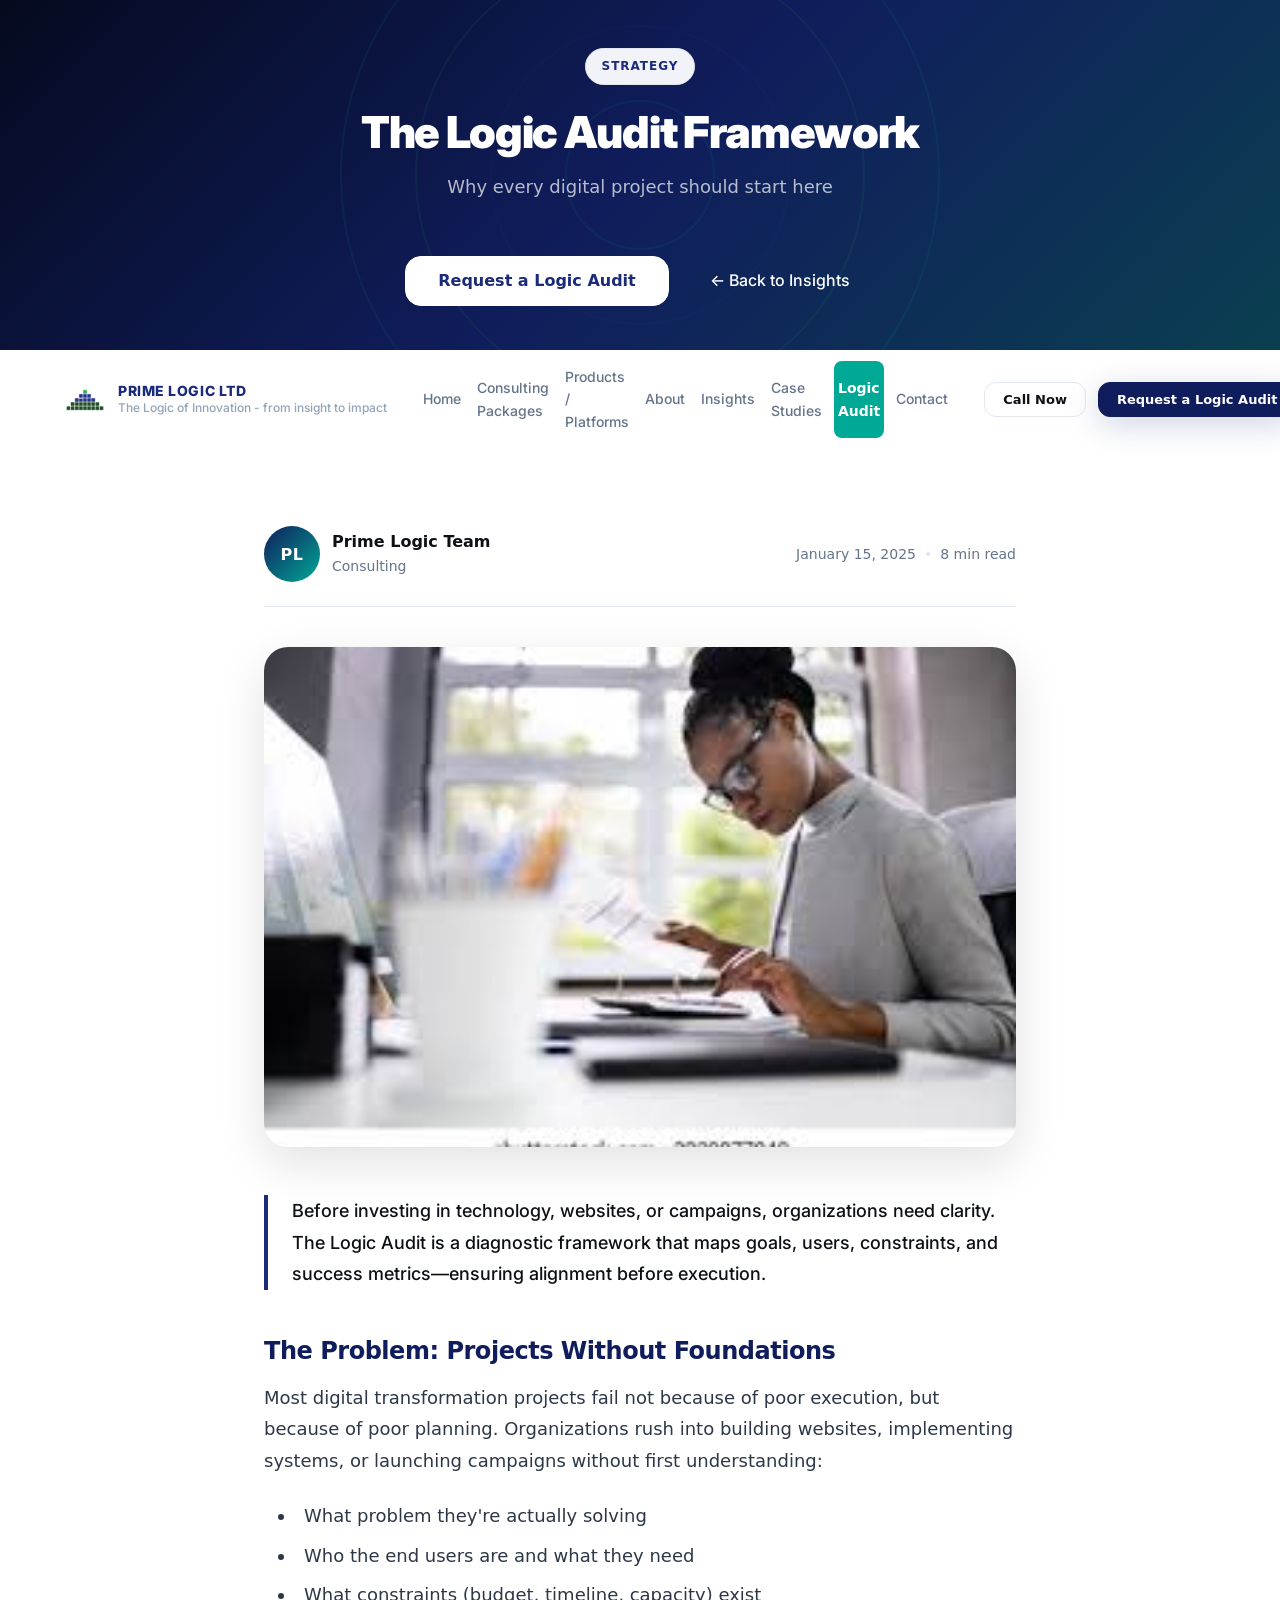
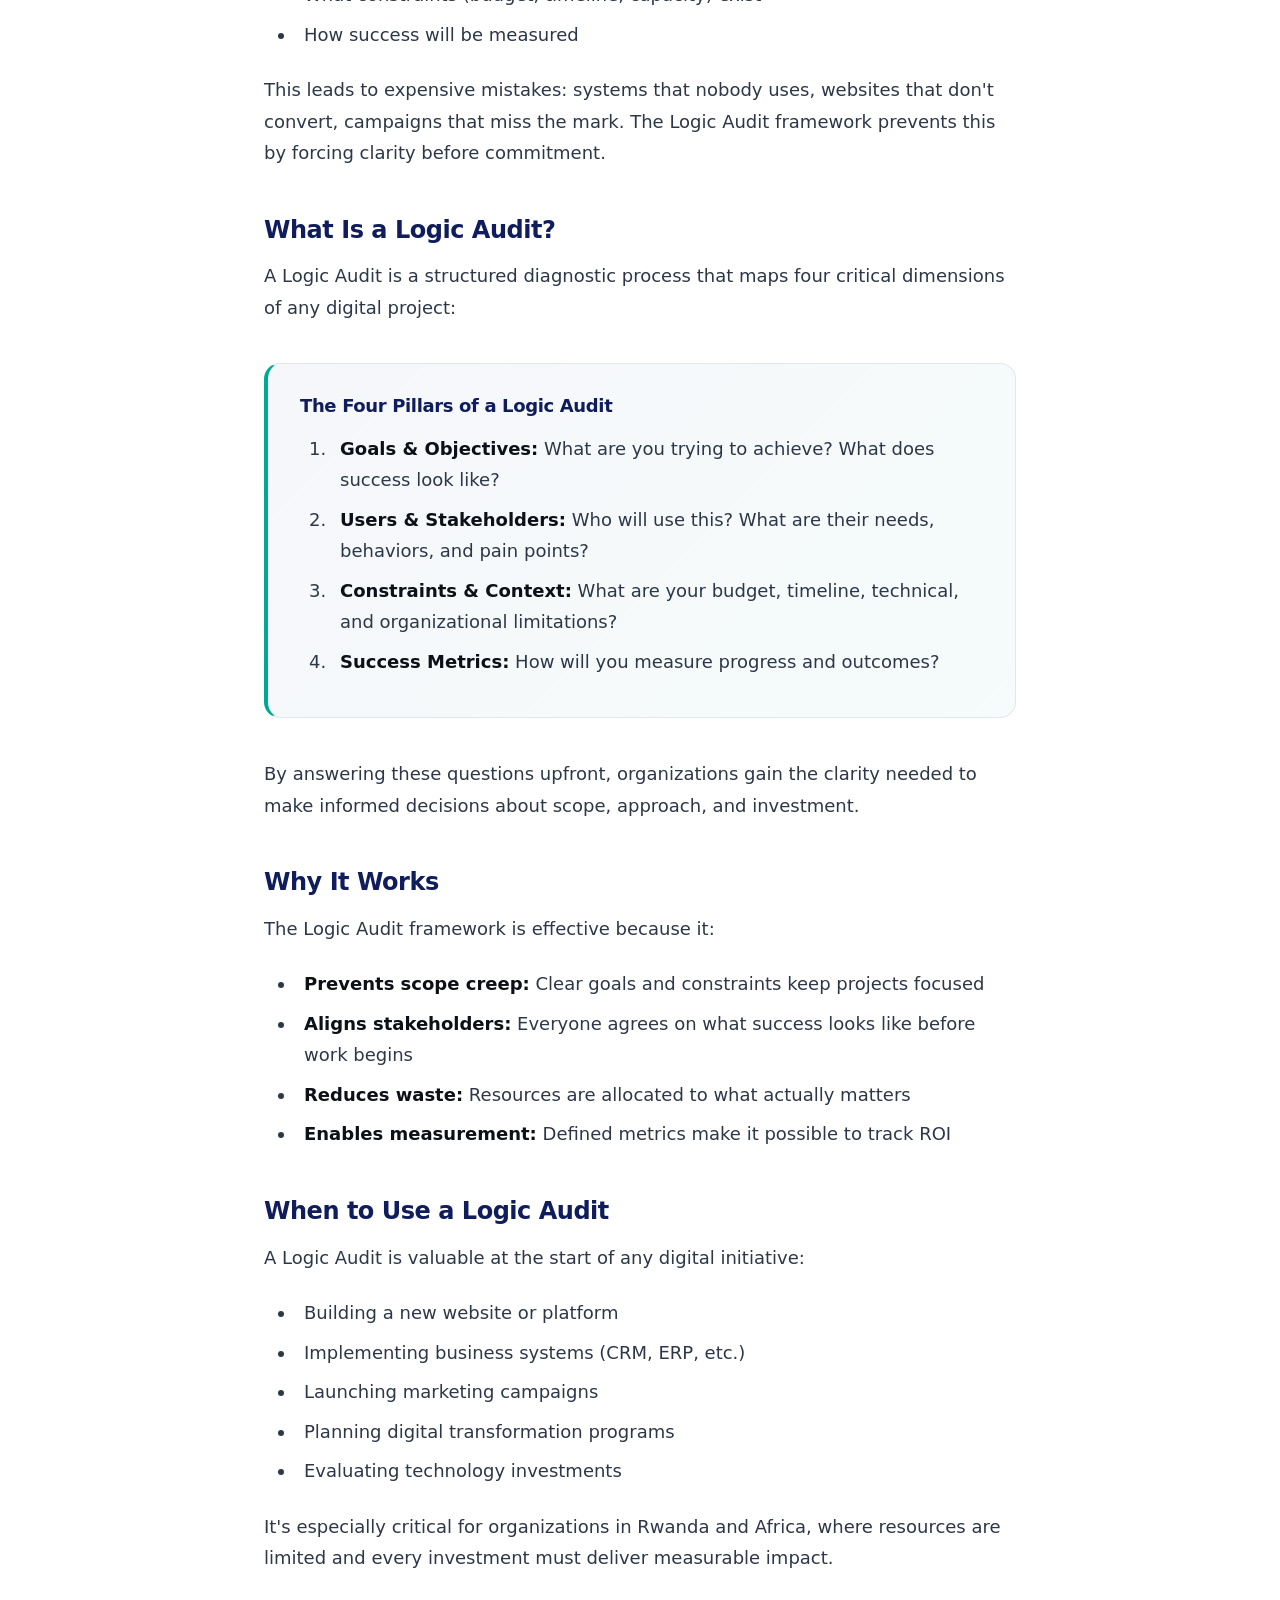
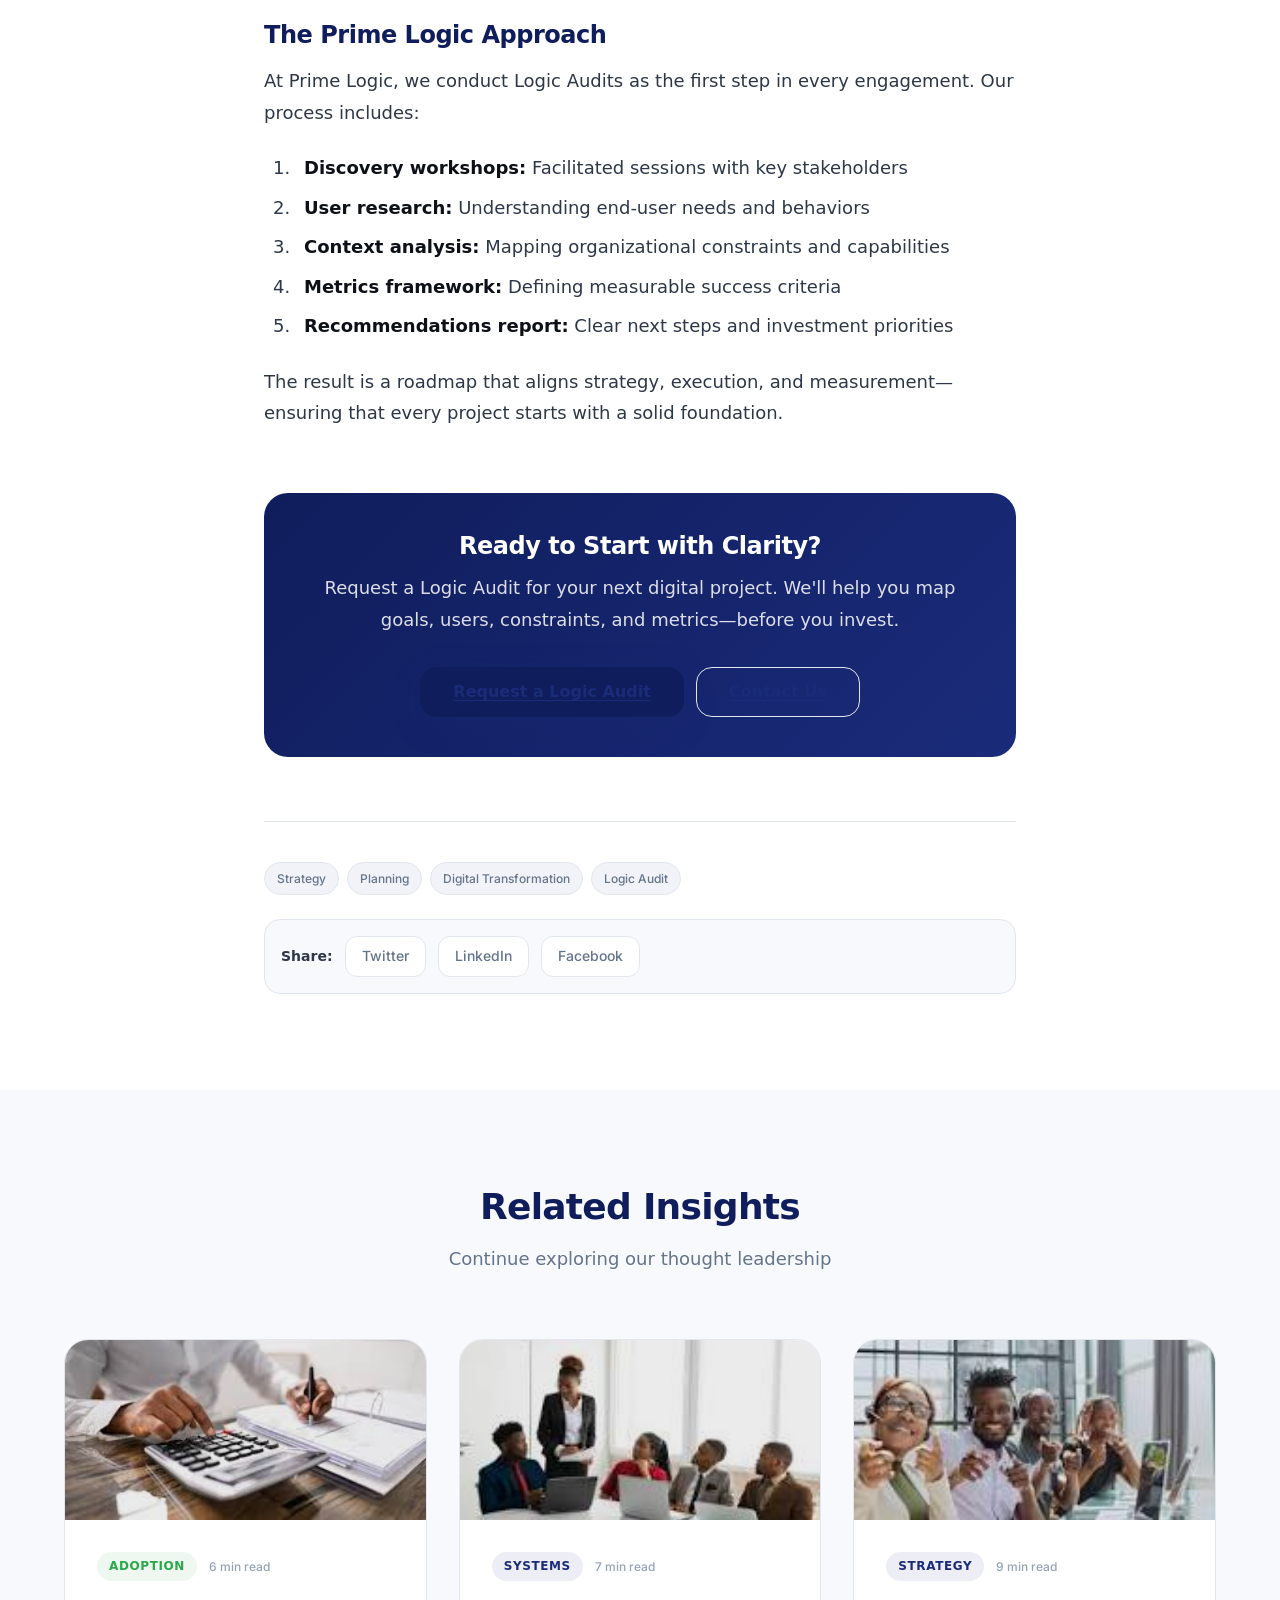
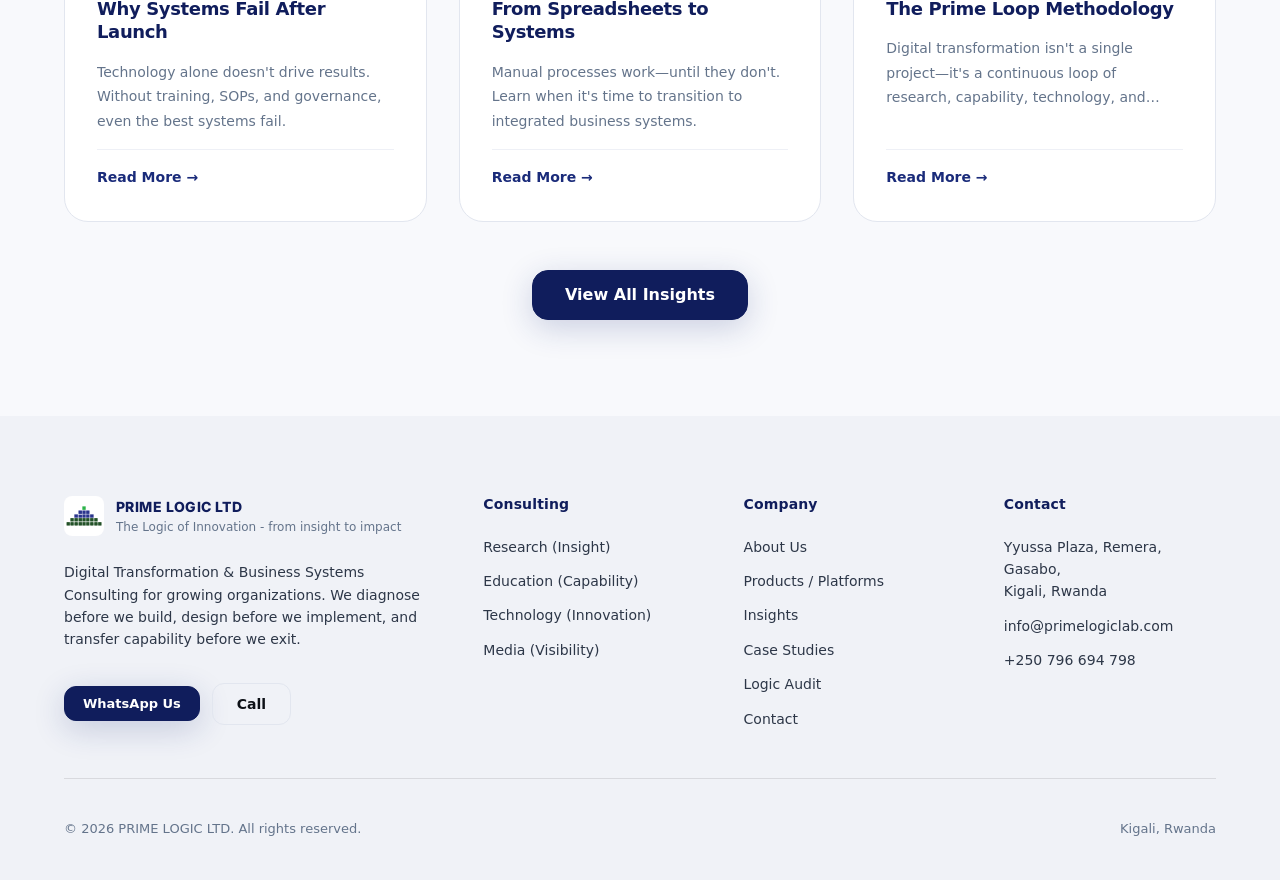
<file: blog-article-sample.html>
<!doctype html>
<html lang="en">
<head>
  <meta charset="utf-8">
  <meta name="viewport" content="width=device-width, initial-scale=1">
  <title>The Logic Audit Framework — PRIME LOGIC LTD</title>
  <meta name="description" content="Before investing in technology, websites, or campaigns, organizations need clarity. The Logic Audit is a diagnostic framework that maps goals, users, constraints, and success metrics.">
  <meta name="keywords" content="logic audit, digital transformation, business strategy, consulting, Rwanda">
  <meta name="author" content="Prime Logic Team">
  
  <!-- Open Graph / Facebook -->
  <meta property="og:type" content="article">
  <meta property="og:title" content="The Logic Audit Framework: Why Every Digital Project Should Start Here">
  <meta property="og:description" content="Before investing in technology, websites, or campaigns, organizations need clarity. The Logic Audit is a diagnostic framework that maps goals, users, constraints, and success metrics.">
  <meta property="og:image" content="assets/img/insights1.jpg">
  
  <!-- Twitter -->
  <meta name="twitter:card" content="summary_large_image">
  <meta name="twitter:title" content="The Logic Audit Framework: Why Every Digital Project Should Start Here">
  <meta name="twitter:description" content="Before investing in technology, websites, or campaigns, organizations need clarity.">
  <meta name="twitter:image" content="assets/img/insights1.jpg">
  
  <link rel="icon" href="assets/img/prime-logic-logo.png">
  <link rel="stylesheet" href="assets/css/styles.css">
  
  <!-- Schema.org markup for Google -->
  <script type="application/ld+json">
  {
    "@context": "https://schema.org",
    "@type": "BlogPosting",
    "headline": "The Logic Audit Framework: Why Every Digital Project Should Start Here",
    "image": "https://primelogiclab.com/assets/img/insights1.jpg",
    "author": {
      "@type": "Organization",
      "name": "Prime Logic LTD",
      "url": "https://primelogiclab.com"
    },
    "publisher": {
      "@type": "Organization",
      "name": "Prime Logic LTD",
      "logo": {
        "@type": "ImageObject",
        "url": "https://primelogiclab.com/assets/img/prime-logic-logo.png"
      }
    },
    "datePublished": "2025-01-15",
    "dateModified": "2025-01-15",
    "description": "Before investing in technology, websites, or campaigns, organizations need clarity. The Logic Audit is a diagnostic framework that maps goals, users, constraints, and success metrics.",
    "mainEntityOfPage": {
      "@type": "WebPage",
      "@id": "https://primelogiclab.com/blog-article-sample.html"
    },
    "keywords": "logic audit, digital transformation, business strategy, consulting, Rwanda",
    "articleSection": "Strategy",
    "wordCount": 800,
    "inLanguage": "en"
  }
  </script>
  <script type="application/ld+json">
  {
    "@context": "https://schema.org",
    "@type": "BreadcrumbList",
    "itemListElement": [
      {
        "@type": "ListItem",
        "position": 1,
        "name": "Home",
        "item": "https://primelogiclab.com"
      },
      {
        "@type": "ListItem",
        "position": 2,
        "name": "Insights",
        "item": "https://primelogiclab.com/insights.html"
      },
      {
        "@type": "ListItem",
        "position": 3,
        "name": "The Logic Audit Framework",
        "item": "https://primelogiclab.com/blog-article-sample.html"
      }
    ]
  }
  </script>
</head>
<body class="page-home">

  <!-- ─── ANIMATED INTRO ────────────────────────────────────── -->
  <section class="hero-split hero-split--page" id="cinematic-intro" aria-label="Article introduction">
    <div class="page-intro-rings" aria-hidden="true">
      <div class="page-intro-ring"></div>
      <div class="page-intro-ring"></div>
      <div class="page-intro-ring"></div>
      <div class="page-intro-ring"></div>
    </div>
    <div class="hero-split-container">
      <div class="hero-split-left">
          <span class="section-label">Strategy</span>
          <h1 class="hero-title" style="font-size: clamp(2rem, 4vw, 2.75rem);">The Logic Audit Framework</h1>
          <p class="hero-description">Why every digital project should start here</p>
          <div class="hero-actions">
            <a class="btn btn--white btn--lg" href="https://wa.me/250796694798?text=Hello%20Prime%20Logic%20Team.%20I%E2%80%99m%20interested%20in%20a%20Logic%20Audit." target="_blank" rel="noopener">Request a Logic Audit</a>
            <a class="hero-link" href="insights.html">← Back to Insights</a>
          </div>
      </div>
    </div>
  </section>
  
  
  <!-- ─── HEADER ─────────────────────────────────────────────── -->
  <header class="site-header" id="site-header">
    <div class="container">
      <div class="header-inner">
        <a class="logo" href="index.html" aria-label="Prime Logic Home">
          <img src="assets/img/prime-logic-logo.png" alt="Prime Logic logo" width="42" height="42">
          <div class="logo-text">
            <span class="logo-name">PRIME LOGIC LTD</span>
            <span class="logo-tagline">The Logic of Innovation - from insight to impact</span>
          </div>
        </a>

        <nav class="nav-menu" aria-label="Primary navigation">
          <a href="index.html" data-nav>Home</a>
          <a href="services.html" data-nav>Consulting Packages</a>
          <a href="products.html" data-nav>Products / Platforms</a>
          <a href="about.html" data-nav>About</a>
          <a href="insights.html" data-nav>Insights</a>
          <a href="case-studies.html" data-nav>Case Studies</a>
          <a href="logic-audit.html" data-nav class="nav-audit">Logic Audit</a>
          <a href="contact.html" data-nav>Contact</a>
        </nav>

        <div class="header-actions">
          <a class="btn btn--secondary btn--sm" href="tel:+250796694798">Call Now</a>
          <a class="btn btn--primary btn--sm" href="https://wa.me/250796694798?text=Hello%20Prime%20Logic%20Team.%20I%E2%80%99m%20interested%20in%20a%20Logic%20Audit." target="_blank" rel="noopener">Request a Logic Audit</a>
          <button class="menu-toggle" id="menu-toggle" aria-label="Toggle navigation" aria-expanded="false">
            <span></span><span></span><span></span>
          </button>
        </div>
      </div>
    </div>
  </header>

  <!-- ─── MOBILE NAV ──────────────────────────────────────────── -->
  <div class="mobile-nav" id="mobile-nav" role="navigation" aria-label="Mobile navigation">
    <a href="index.html" data-nav>Home</a>
    <a href="services.html" data-nav>Consulting Packages</a>
    <a href="products.html" data-nav>Products / Platforms</a>
    <a href="about.html" data-nav>About</a>
    <a href="insights.html" data-nav>Insights</a>
    <a href="case-studies.html" data-nav>Case Studies</a>
    <a href="logic-audit.html" data-nav class="nav-audit">Logic Audit</a>
    <a href="contact.html" data-nav>Contact</a>
    <div class="mobile-nav-actions">
      <a class="btn btn--primary" href="https://wa.me/250796694798?text=Hello%20Prime%20Logic%20Team.%20I%E2%80%99m%20interested%20in%20a%20Logic%20Audit." target="_blank" rel="noopener">Request a Logic Audit</a>
      <a class="btn btn--secondary" href="tel:+250796694798">Call a Consultant</a>
    </div>
  </div>

  <main>

    <!-- ─── ARTICLE CONTENT ───────────────────────────────────── -->
    <article class="section">
      <div class="container" style="max-width: 800px;">
        
        <!-- Article Meta -->
        <div class="article-meta reveal">
          <div class="article-meta__row">
            <div class="article-meta__author">
              <div class="article-meta__avatar">PL</div>
              <div>
                <div class="article-meta__name">Prime Logic Team</div>
                <div class="article-meta__role">Consulting</div>
              </div>
            </div>
            <div class="article-meta__info">
              <span class="article-meta__date">January 15, 2025</span>
              <span class="article-meta__divider">•</span>
              <span class="article-meta__read">8 min read</span>
            </div>
          </div>
        </div>

        <!-- Featured Image -->
        <div class="article-featured-img reveal reveal-delay-1">
          <img src="assets/img/insights1.jpg" alt="The Logic Audit Framework" loading="lazy">
        </div>

        <!-- Article Body -->
        <div class="article-body reveal reveal-delay-2">
          
          <p class="article-lead">
            Before investing in technology, websites, or campaigns, organizations need clarity. The Logic Audit is a diagnostic framework that maps goals, users, constraints, and success metrics—ensuring alignment before execution.
          </p>

          <h2>The Problem: Projects Without Foundations</h2>
          <p>
            Most digital transformation projects fail not because of poor execution, but because of poor planning. Organizations rush into building websites, implementing systems, or launching campaigns without first understanding:
          </p>
          <ul>
            <li>What problem they're actually solving</li>
            <li>Who the end users are and what they need</li>
            <li>What constraints (budget, timeline, capacity) exist</li>
            <li>How success will be measured</li>
          </ul>

          <p>
            This leads to expensive mistakes: systems that nobody uses, websites that don't convert, campaigns that miss the mark. The Logic Audit framework prevents this by forcing clarity before commitment.
          </p>

          <h2>What Is a Logic Audit?</h2>
          <p>
            A Logic Audit is a structured diagnostic process that maps four critical dimensions of any digital project:
          </p>

          <div class="article-callout">
            <h3>The Four Pillars of a Logic Audit</h3>
            <ol>
              <li><strong>Goals & Objectives:</strong> What are you trying to achieve? What does success look like?</li>
              <li><strong>Users & Stakeholders:</strong> Who will use this? What are their needs, behaviors, and pain points?</li>
              <li><strong>Constraints & Context:</strong> What are your budget, timeline, technical, and organizational limitations?</li>
              <li><strong>Success Metrics:</strong> How will you measure progress and outcomes?</li>
            </ol>
          </div>

          <p>
            By answering these questions upfront, organizations gain the clarity needed to make informed decisions about scope, approach, and investment.
          </p>

          <h2>Why It Works</h2>
          <p>
            The Logic Audit framework is effective because it:
          </p>
          <ul>
            <li><strong>Prevents scope creep:</strong> Clear goals and constraints keep projects focused</li>
            <li><strong>Aligns stakeholders:</strong> Everyone agrees on what success looks like before work begins</li>
            <li><strong>Reduces waste:</strong> Resources are allocated to what actually matters</li>
            <li><strong>Enables measurement:</strong> Defined metrics make it possible to track ROI</li>
          </ul>

          <h2>When to Use a Logic Audit</h2>
          <p>
            A Logic Audit is valuable at the start of any digital initiative:
          </p>
          <ul>
            <li>Building a new website or platform</li>
            <li>Implementing business systems (CRM, ERP, etc.)</li>
            <li>Launching marketing campaigns</li>
            <li>Planning digital transformation programs</li>
            <li>Evaluating technology investments</li>
          </ul>

          <p>
            It's especially critical for organizations in Rwanda and Africa, where resources are limited and every investment must deliver measurable impact.
          </p>

          <h2>The Prime Logic Approach</h2>
          <p>
            At Prime Logic, we conduct Logic Audits as the first step in every engagement. Our process includes:
          </p>
          <ol>
            <li><strong>Discovery workshops:</strong> Facilitated sessions with key stakeholders</li>
            <li><strong>User research:</strong> Understanding end-user needs and behaviors</li>
            <li><strong>Context analysis:</strong> Mapping organizational constraints and capabilities</li>
            <li><strong>Metrics framework:</strong> Defining measurable success criteria</li>
            <li><strong>Recommendations report:</strong> Clear next steps and investment priorities</li>
          </ol>

          <p>
            The result is a roadmap that aligns strategy, execution, and measurement—ensuring that every project starts with a solid foundation.
          </p>

          <div class="article-cta">
            <h3>Ready to Start with Clarity?</h3>
            <p>Request a Logic Audit for your next digital project. We'll help you map goals, users, constraints, and metrics—before you invest.</p>
            <div class="cta-row">
              <a class="btn btn--primary btn--lg" href="https://wa.me/250796694798?text=Hello%20Prime%20Logic%20Team.%20I%E2%80%99m%20interested%20in%20a%20Logic%20Audit." target="_blank" rel="noopener">Request a Logic Audit</a>
              <a class="btn btn--secondary btn--lg" href="contact.html">Contact Us</a>
            </div>
          </div>

        </div>

        <!-- Article Footer -->
        <div class="article-footer reveal">
          <div class="article-tags">
            <span class="article-tag">Strategy</span>
            <span class="article-tag">Planning</span>
            <span class="article-tag">Digital Transformation</span>
            <span class="article-tag">Logic Audit</span>
          </div>
          <div class="article-share">
            <span class="article-share__label">Share:</span>
            <a href="#" class="article-share__btn" aria-label="Share on Twitter">Twitter</a>
            <a href="#" class="article-share__btn" aria-label="Share on LinkedIn">LinkedIn</a>
            <a href="#" class="article-share__btn" aria-label="Share on Facebook">Facebook</a>
          </div>
        </div>

      </div>
    </article>

    <!-- ─── RELATED ARTICLES ──────────────────────────────────── -->
    <section class="section section--alt">
      <div class="container">
        <div class="section-header section-header--center">
          <h2 class="section-title">Related Insights</h2>
          <p class="section-subtitle">Continue exploring our thought leadership</p>
        </div>

        <div class="blog-grid" style="grid-template-columns: repeat(3, 1fr);">
          
          <article class="blog-card reveal">
            <a href="#" class="blog-card__img-link">
              <div class="blog-card__img-wrap blog-card__img-wrap--sm">
                <img src="assets/img/insight2.jpg" alt="System adoption" class="blog-card__img" loading="lazy">
              </div>
            </a>
            <div class="blog-card__body">
              <div class="blog-card__meta">
                <span class="blog-card__cat blog-card__cat--green">Adoption</span>
                <span class="blog-card__read">6 min read</span>
              </div>
              <h3 class="blog-card__title blog-card__title--sm">
                <a href="#">Why Systems Fail After Launch</a>
              </h3>
              <p class="blog-card__excerpt blog-card__excerpt--sm">
                Technology alone doesn't drive results. Without training, SOPs, and governance, even the best systems fail.
              </p>
              <div class="blog-card__footer">
                <a href="#" class="blog-card__read-btn">Read More →</a>
              </div>
            </div>
          </article>

          <article class="blog-card reveal reveal-delay-1">
            <a href="#" class="blog-card__img-link">
              <div class="blog-card__img-wrap blog-card__img-wrap--sm">
                <img src="assets/img/product.jpg" alt="Business systems" class="blog-card__img" loading="lazy">
              </div>
            </a>
            <div class="blog-card__body">
              <div class="blog-card__meta">
                <span class="blog-card__cat blog-card__cat--blue">Systems</span>
                <span class="blog-card__read">7 min read</span>
              </div>
              <h3 class="blog-card__title blog-card__title--sm">
                <a href="#">From Spreadsheets to Systems</a>
              </h3>
              <p class="blog-card__excerpt blog-card__excerpt--sm">
                Manual processes work—until they don't. Learn when it's time to transition to integrated business systems.
              </p>
              <div class="blog-card__footer">
                <a href="#" class="blog-card__read-btn">Read More →</a>
              </div>
            </div>
          </article>

          <article class="blog-card reveal reveal-delay-2">
            <a href="#" class="blog-card__img-link">
              <div class="blog-card__img-wrap blog-card__img-wrap--sm">
                <img src="assets/img/product2.jpg" alt="Prime Loop" class="blog-card__img" loading="lazy">
              </div>
            </a>
            <div class="blog-card__body">
              <div class="blog-card__meta">
                <span class="blog-card__cat blog-card__cat--blue">Strategy</span>
                <span class="blog-card__read">9 min read</span>
              </div>
              <h3 class="blog-card__title blog-card__title--sm">
                <a href="#">The Prime Loop Methodology</a>
              </h3>
              <p class="blog-card__excerpt blog-card__excerpt--sm">
                Digital transformation isn't a single project—it's a continuous loop of research, capability, technology, and visibility.
              </p>
              <div class="blog-card__footer">
                <a href="#" class="blog-card__read-btn">Read More →</a>
              </div>
            </div>
          </article>

        </div>

        <div style="text-align: center; margin-top: var(--sp-8);">
          <a class="btn btn--primary btn--lg" href="insights.html">View All Insights</a>
        </div>
      </div>
    </section>

  </main>

  <!-- ─── FOOTER ──────────────────────────────────────────────── -->
  <footer class="site-footer">
    <div class="container">
      <div class="footer-grid">
        <div>
          <div class="footer-brand">
            <img src="assets/img/prime-logic-logo.png" alt="Prime Logic logo" width="40" height="40">
            <div>
              <div class="footer-brand-name">PRIME LOGIC LTD</div>
              <div class="footer-brand-tag">The Logic of Innovation - from insight to impact</div>
            </div>
          </div>
          <p class="footer-desc">
            Digital Transformation & Business Systems Consulting for growing organizations.
            We diagnose before we build, design before we implement, and transfer capability before we exit.
          </p>
          <div class="cta-row">
            <a class="btn btn--primary btn--sm" href="https://wa.me/250796694798?text=Hello%20Prime%20Logic%20Team.%20I%E2%80%99m%20interested%20in%20a%20Logic%20Audit." target="_blank" rel="noopener">WhatsApp Us</a>
            <a class="btn btn--secondary" href="tel:+250796694798">Call</a>
          </div>
        </div>

        <div>
          <h4 class="footer-col-title">Consulting</h4>
          <nav class="footer-links" aria-label="Footer services">
            <a href="services.html#research">Research (Insight)</a>
            <a href="services.html#education">Education (Capability)</a>
            <a href="services.html#technology">Technology (Innovation)</a>
            <a href="services.html#media">Media (Visibility)</a>
          </nav>
        </div>

        <div>
          <h4 class="footer-col-title">Company</h4>
          <nav class="footer-links" aria-label="Footer company">
            <a href="about.html">About Us</a>
            <a href="products.html">Products / Platforms</a>
            <a href="insights.html">Insights</a>
            <a href="case-studies.html">Case Studies</a>
            <a href="logic-audit.html">Logic Audit</a>
            <a href="contact.html">Contact</a>
          </nav>
        </div>

        <div>
          <h4 class="footer-col-title">Contact</h4>
          <div class="footer-contact-item">Yyussa Plaza, Remera, Gasabo,<br>Kigali, Rwanda</div>
          <div class="footer-contact-item"><a href="mailto:info@primelogiclab.com">info@primelogiclab.com</a></div>
          <div class="footer-contact-item"><a href="tel:+250796694798">+250 796 694 798</a></div>
        </div>
      </div>

      <div class="footer-bottom">
        <span>&copy; 2026 PRIME LOGIC LTD. All rights reserved.</span>
        <span>Kigali, Rwanda</span>
      </div>
    </div>
  </footer>

  <script src="assets/js/main.js"></script>
</body>
</html>
</file>
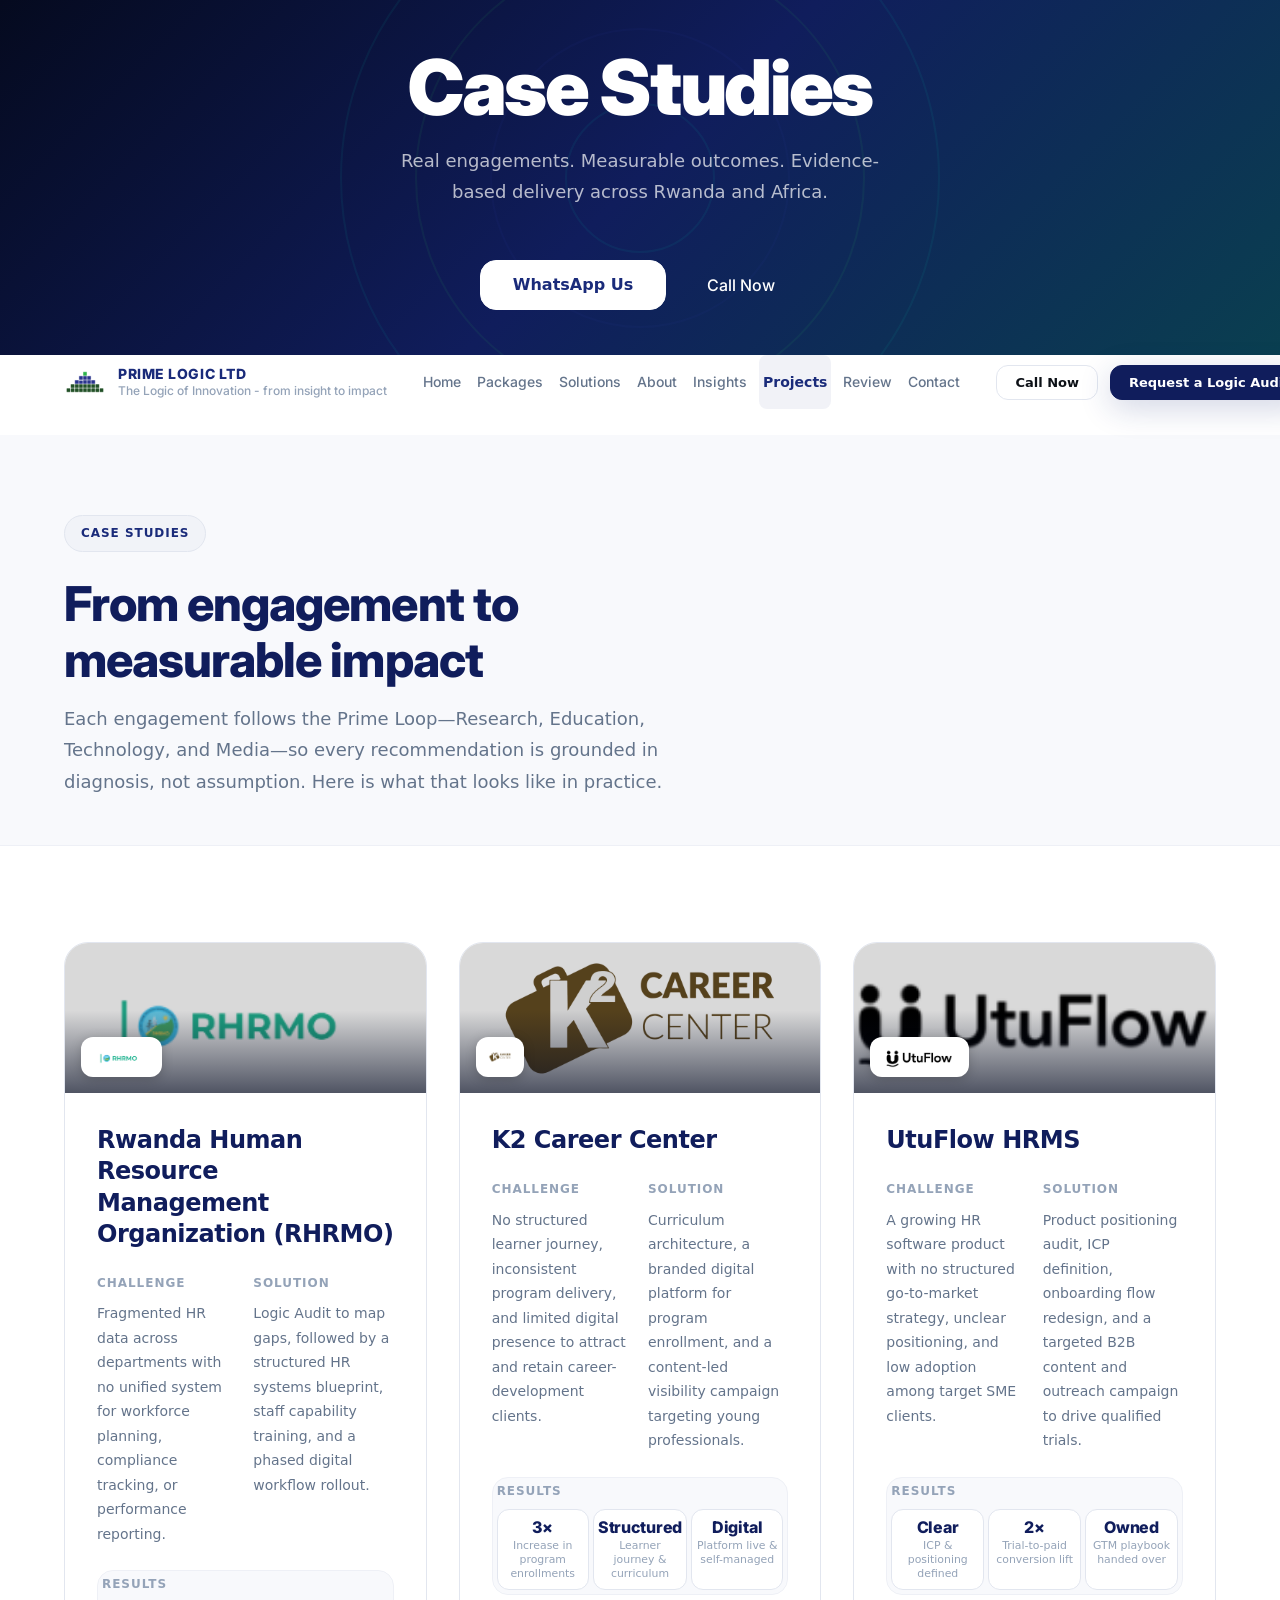
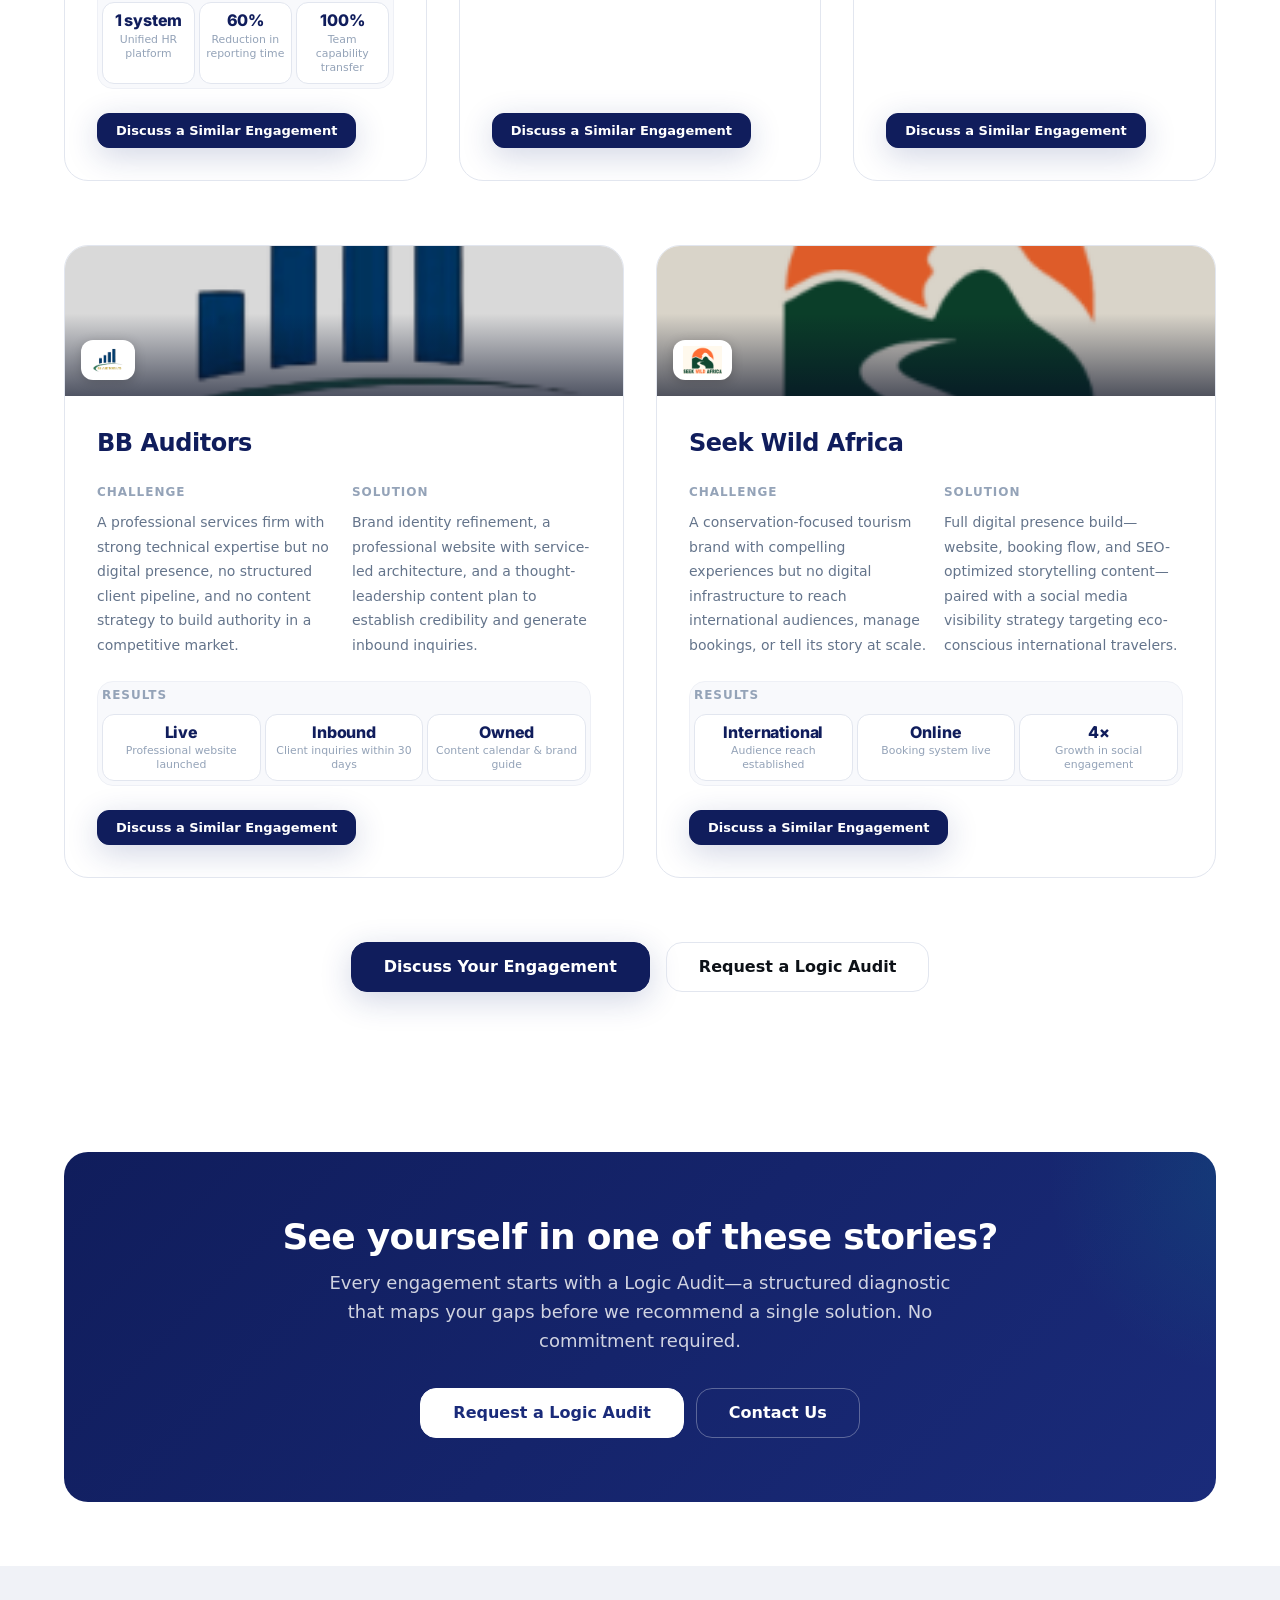
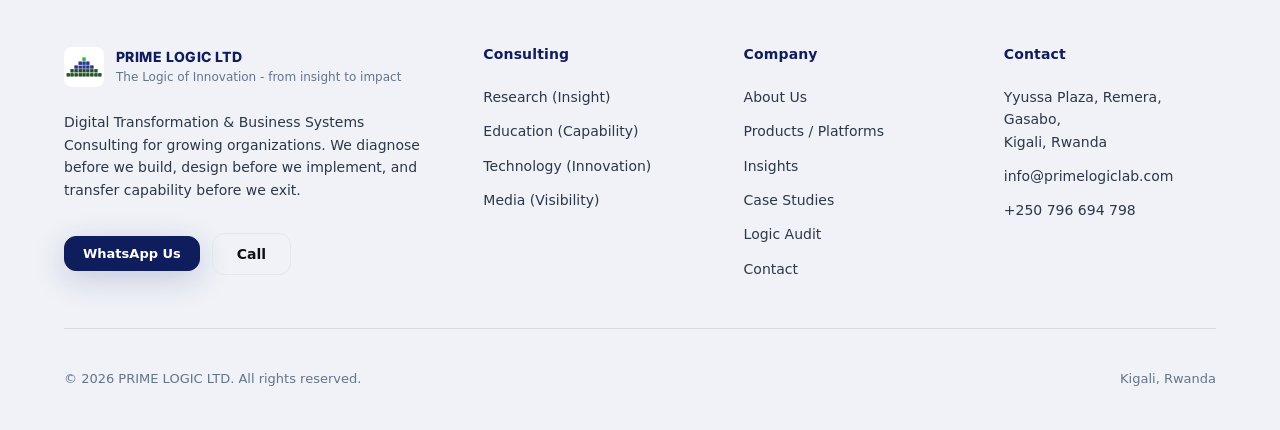
<file: case-studies.html>
<!doctype html>
<html lang="en">
<head>
  <meta charset="utf-8">
  <meta name="viewport" content="width=device-width, initial-scale=1">
  <title>Case Studies — PRIME LOGIC LTD</title>
  <meta name="description" content="Real-world digital transformation and business systems consulting results from Prime Logic LTD—structured through the Prime Loop for growing organizations.">
  <link rel="icon" href="assets/img/prime-logic-logo.png">
  <link rel="stylesheet" href="assets/css/styles.css">
</head>
<body class="page-home">

  <!-- ─── ANIMATED INTRO ────────────────────────────────────── -->
  <section class="hero-split hero-split--page" id="cinematic-intro" aria-label="Case Studies introduction">
    <div class="page-intro-rings" aria-hidden="true">
      <div class="page-intro-ring"></div>
      <div class="page-intro-ring"></div>
      <div class="page-intro-ring"></div>
      <div class="page-intro-ring"></div>
    </div>
    <div class="hero-split-container">
      <div class="hero-split-left">
        <h1 class="hero-title">Case Studies</h1>
        <p class="hero-description">Real engagements. Measurable outcomes. Evidence-based delivery across Rwanda and Africa.</p>
        <div class="hero-actions">
          <a class="btn btn--white btn--lg" href="https://wa.me/250796694798?text=Hello%20Prime%20Logic%20Team.%20I%E2%80%99m%20interested%20in%20a%20Logic%20Audit." target="_blank" rel="noopener">WhatsApp Us</a>
          <a class="hero-link" href="tel:+250796694798">Call Now</a>
        </div>
      </div>
    </div>
  </section>

  <!-- ─── HEADER ─────────────────────────────────────────────── -->
  <header class="site-header" id="site-header">
    <div class="container">
      <div class="header-inner">
        <a class="logo" href="index.html" aria-label="Prime Logic Home">
          <img src="assets/img/prime-logic-logo.png" alt="Prime Logic logo" width="42" height="42">
          <div class="logo-text">
            <span class="logo-name">PRIME LOGIC LTD</span>
            <span class="logo-tagline">The Logic of Innovation - from insight to impact</span>
          </div>
        </a>

        <nav class="nav-menu" aria-label="Primary navigation">
          <a href="index.html" data-nav>Home</a>
          <a href="services.html" data-nav>Packages</a>
          <a href="products.html" data-nav>Solutions</a>
          <a href="about.html" data-nav>About</a>
          <a href="insights.html" data-nav>Insights</a>
          <a href="case-studies.html" data-nav>Projects</a>
          <a href="logic-audit.html" data-nav>Review</a>
          <a href="contact.html" data-nav>Contact</a>
        </nav>

        <div class="header-actions">
          <a class="btn btn--secondary btn--sm" href="tel:+250796694798">Call Now</a>
          <a class="btn btn--primary btn--sm" href="logic-audit.html#audit-form">Request a Logic Audit</a>
          <button class="menu-toggle" id="menu-toggle" aria-label="Toggle navigation" aria-expanded="false">
            <span></span><span></span><span></span>
          </button>
        </div>
      </div>
    </div>
  </header>

  <!-- ─── MOBILE NAV ──────────────────────────────────────────── -->
  <div class="mobile-nav" id="mobile-nav" role="navigation" aria-label="Mobile navigation">
    <a href="index.html" data-nav>Home</a>
    <a href="services.html" data-nav>Packages</a>
    <a href="products.html" data-nav>Solutions</a>
    <a href="about.html" data-nav>About</a>
    <a href="insights.html" data-nav>Insights</a>
    <a href="case-studies.html" data-nav>Projects</a>
    <a href="logic-audit.html" data-nav>Review</a>
    <a href="contact.html" data-nav>Contact</a>
    <div class="mobile-nav-actions">
      <a class="btn btn--primary" href="https://wa.me/250796694798?text=Hello%20Prime%20Logic%20Team.%20I%E2%80%99m%20interested%20in%20a%20Logic%20Audit.%20My%20organization%20is%20_____.%20We%20need%20support%20with%20%28Research%20/%20Education%20/%20Technology%20/%20Media%29.%20Our%20goal%20is%20_____.%20Please%20advise%20next%20steps." target="_blank" rel="noopener">Request a Logic Audit</a>
      <a class="btn btn--secondary" href="tel:+250796694798">Call a Consultant</a>
    </div>
  </div>

  <main>

    <!-- ─── PAGE HERO ─────────────────────────────────────────── -->
    <section class="page-hero">
      <div class="container">
        <div class="reveal reveal--left">
          <span class="section-label">Case Studies</span>
          <h1 class="page-hero-title">From engagement to measurable impact</h1>
          <p class="page-hero-subtitle">
            Each engagement follows the Prime Loop—Research, Education, Technology, and Media—so every recommendation
            is grounded in diagnosis, not assumption. Here is what that looks like in practice.
          </p>
        </div>
      </div>
    </section>

    <!-- ─── CASE STUDIES GRID ─────────────────────────────────── -->
    <section class="section cs-section">
      <div class="container">

        <!-- ── Row 1: 3-col ── -->
        <div class="cs-grid reveal">

          <!-- 1. RHRMO -->
          <article class="cs-card">
            <div class="cs-card__img-wrap">
              <img src="assets/img/rhmo.png" alt="RHRMO" class="cs-card__img" loading="lazy">
              <div class="cs-card__client">
                <img src="assets/img/rhmo.png" alt="RHRMO logo" class="cs-card__client-logo">
              </div>
              <!-- <span class="cs-card__sector">HR &amp; Workforce</span> -->
            </div>
            <div class="cs-card__body">
              <h2 class="cs-card__title">Rwanda Human Resource Management Organization (RHRMO)</h2>
              <div class="cs-card__row">
                <div class="cs-card__block">
                  <span class="cs-card__label">Challenge</span>
                  <p class="cs-card__text">Fragmented HR data across departments with no unified system for workforce planning, compliance tracking, or performance reporting.</p>
                </div>
                <div class="cs-card__block">
                  <span class="cs-card__label">Solution</span>
                  <p class="cs-card__text">Logic Audit to map gaps, followed by a structured HR systems blueprint, staff capability training, and a phased digital workflow rollout.</p>
                </div>
              </div>
              <div class="cs-card__results">
                <span class="cs-card__label">Results</span>
                <div class="cs-card__metrics">
                  <div class="cs-card__metric">
                    <span class="cs-card__metric-val">1 system</span>
                    <span class="cs-card__metric-lbl">Unified HR platform</span>
                  </div>
                  <div class="cs-card__metric">
                    <span class="cs-card__metric-val">60%</span>
                    <span class="cs-card__metric-lbl">Reduction in reporting time</span>
                  </div>
                  <div class="cs-card__metric">
                    <span class="cs-card__metric-val">100%</span>
                    <span class="cs-card__metric-lbl">Team capability transfer</span>
                  </div>
                </div>
              </div>
              <a class="btn btn--primary btn--sm cs-card__cta" href="https://wa.me/250796694798?text=Hello%20Prime%20Logic%20Team.%20I%E2%80%99d%20like%20to%20discuss%20a%20similar%20engagement%20to%20the%20RHRMO%20case%20study.%20My%20organization%20is%20_____.%20Please%20advise." target="_blank" rel="noopener">Discuss a Similar Engagement</a>
            </div>
          </article>

          <!-- 2. K2 Career Center -->
          <article class="cs-card">
            <div class="cs-card__img-wrap">
              <img src="assets/img/K2C.png" alt="K2 Career Center" class="cs-card__img" loading="lazy">
              <div class="cs-card__client">
                <img src="assets/img/K2C.png" alt="K2 Career Center logo" class="cs-card__client-logo">
              </div>
              <!-- <span class="cs-card__sector">Education &amp; Careers</span> -->
            </div>
            <div class="cs-card__body">
              <h2 class="cs-card__title">K2 Career Center</h2>
              <div class="cs-card__row">
                <div class="cs-card__block">
                  <span class="cs-card__label">Challenge</span>
                  <p class="cs-card__text">No structured learner journey, inconsistent program delivery, and limited digital presence to attract and retain career-development clients.</p>
                </div>
                <div class="cs-card__block">
                  <span class="cs-card__label">Solution</span>
                  <p class="cs-card__text">Curriculum architecture, a branded digital platform for program enrollment, and a content-led visibility campaign targeting young professionals.</p>
                </div>
              </div>
              <div class="cs-card__results">
                <span class="cs-card__label">Results</span>
                <div class="cs-card__metrics">
                  <div class="cs-card__metric">
                    <span class="cs-card__metric-val">3×</span>
                    <span class="cs-card__metric-lbl">Increase in program enrollments</span>
                  </div>
                  <div class="cs-card__metric">
                    <span class="cs-card__metric-val">Structured</span>
                    <span class="cs-card__metric-lbl">Learner journey &amp; curriculum</span>
                  </div>
                  <div class="cs-card__metric">
                    <span class="cs-card__metric-val">Digital</span>
                    <span class="cs-card__metric-lbl">Platform live &amp; self-managed</span>
                  </div>
                </div>
              </div>
              <a class="btn btn--primary btn--sm cs-card__cta" href="https://wa.me/250796694798?text=Hello%20Prime%20Logic%20Team.%20I%E2%80%99d%20like%20to%20discuss%20a%20similar%20engagement%20to%20the%20K2%20Career%20Center%20case%20study.%20My%20organization%20is%20_____.%20Please%20advise." target="_blank" rel="noopener">Discuss a Similar Engagement</a>
            </div>
          </article>

          <!-- 3. UtuFlow HRMS -->
          <article class="cs-card">
            <div class="cs-card__img-wrap">
              <img src="assets/img/UtuFlow.png" alt="UtuFlow HRMS" class="cs-card__img" loading="lazy">
              <div class="cs-card__client">
                <img src="assets/img/UtuFlow.png" alt="UtuFlow logo" class="cs-card__client-logo">
              </div>
              <!-- <span class="cs-card__sector">HR Technology</span> -->
            </div>
            <div class="cs-card__body">
              <h2 class="cs-card__title">UtuFlow HRMS</h2>
              <div class="cs-card__row">
                <div class="cs-card__block">
                  <span class="cs-card__label">Challenge</span>
                  <p class="cs-card__text">A growing HR software product with no structured go-to-market strategy, unclear positioning, and low adoption among target SME clients.</p>
                </div>
                <div class="cs-card__block">
                  <span class="cs-card__label">Solution</span>
                  <p class="cs-card__text">Product positioning audit, ICP definition, onboarding flow redesign, and a targeted B2B content and outreach campaign to drive qualified trials.</p>
                </div>
              </div>
              <div class="cs-card__results">
                <span class="cs-card__label">Results</span>
                <div class="cs-card__metrics">
                  <div class="cs-card__metric">
                    <span class="cs-card__metric-val">Clear</span>
                    <span class="cs-card__metric-lbl">ICP &amp; positioning defined</span>
                  </div>
                  <div class="cs-card__metric">
                    <span class="cs-card__metric-val">2×</span>
                    <span class="cs-card__metric-lbl">Trial-to-paid conversion lift</span>
                  </div>
                  <div class="cs-card__metric">
                    <span class="cs-card__metric-val">Owned</span>
                    <span class="cs-card__metric-lbl">GTM playbook handed over</span>
                  </div>
                </div>
              </div>
              <a class="btn btn--primary btn--sm cs-card__cta" href="https://wa.me/250796694798?text=Hello%20Prime%20Logic%20Team.%20I%E2%80%99d%20like%20to%20discuss%20a%20similar%20engagement%20to%20the%20UtuFlow%20case%20study.%20My%20organization%20is%20_____.%20Please%20advise." target="_blank" rel="noopener">Discuss a Similar Engagement</a>
            </div>
          </article>

        </div><!-- /cs-grid row 1 -->

        <!-- ── Row 2: 2-col centred ── -->
        <div class="cs-grid reveal" style="grid-template-columns: repeat(2, 1fr); margin-top: var(--sp-6);">

          <!-- 4. BB Auditors -->
          <article class="cs-card">
            <div class="cs-card__img-wrap">
              <img src="assets/img/BB Auditors.png" alt="BB Auditors" class="cs-card__img" loading="lazy">
              <div class="cs-card__client">
                <img src="assets/img/BB Auditors.png" alt="BB Auditors logo" class="cs-card__client-logo">
              </div>
              <!-- <span class="cs-card__sector">Audit &amp; Finance</span> -->
            </div>
            <div class="cs-card__body">
              <h2 class="cs-card__title">BB Auditors</h2>
              <div class="cs-card__row">
                <div class="cs-card__block">
                  <span class="cs-card__label">Challenge</span>
                  <p class="cs-card__text">A professional services firm with strong technical expertise but no digital presence, no structured client pipeline, and no content strategy to build authority in a competitive market.</p>
                </div>
                <div class="cs-card__block">
                  <span class="cs-card__label">Solution</span>
                  <p class="cs-card__text">Brand identity refinement, a professional website with service-led architecture, and a thought-leadership content plan to establish credibility and generate inbound inquiries.</p>
                </div>
              </div>
              <div class="cs-card__results">
                <span class="cs-card__label">Results</span>
                <div class="cs-card__metrics">
                  <div class="cs-card__metric">
                    <span class="cs-card__metric-val">Live</span>
                    <span class="cs-card__metric-lbl">Professional website launched</span>
                  </div>
                  <div class="cs-card__metric">
                    <span class="cs-card__metric-val">Inbound</span>
                    <span class="cs-card__metric-lbl">Client inquiries within 30 days</span>
                  </div>
                  <div class="cs-card__metric">
                    <span class="cs-card__metric-val">Owned</span>
                    <span class="cs-card__metric-lbl">Content calendar &amp; brand guide</span>
                  </div>
                </div>
              </div>
              <a class="btn btn--primary btn--sm cs-card__cta" href="https://wa.me/250796694798?text=Hello%20Prime%20Logic%20Team.%20I%E2%80%99d%20like%20to%20discuss%20a%20similar%20engagement%20to%20the%20BB%20Auditors%20case%20study.%20My%20organization%20is%20_____.%20Please%20advise." target="_blank" rel="noopener">Discuss a Similar Engagement</a>
            </div>
          </article>

          <!-- 5. Seek Wild Africa -->
          <article class="cs-card">
            <div class="cs-card__img-wrap">
              <img src="assets/img/logo.png" alt="Seek Wild Africa" class="cs-card__img" loading="lazy">
              <div class="cs-card__client">
                <img src="assets/img/logo.png" alt="Seek Wild Africa logo" class="cs-card__client-logo">
              </div>
              <!-- <span class="cs-card__sector">Tourism &amp; Conservation</span> -->
            </div>
            <div class="cs-card__body">
              <h2 class="cs-card__title">Seek Wild Africa</h2>
              <div class="cs-card__row">
                <div class="cs-card__block">
                  <span class="cs-card__label">Challenge</span>
                  <p class="cs-card__text">A conservation-focused tourism brand with compelling experiences but no digital infrastructure to reach international audiences, manage bookings, or tell its story at scale.</p>
                </div>
                <div class="cs-card__block">
                  <span class="cs-card__label">Solution</span>
                  <p class="cs-card__text">Full digital presence build—website, booking flow, and SEO-optimized storytelling content—paired with a social media visibility strategy targeting eco-conscious international travelers.</p>
                </div>
              </div>
              <div class="cs-card__results">
                <span class="cs-card__label">Results</span>
                <div class="cs-card__metrics">
                  <div class="cs-card__metric">
                    <span class="cs-card__metric-val">International</span>
                    <span class="cs-card__metric-lbl">Audience reach established</span>
                  </div>
                  <div class="cs-card__metric">
                    <span class="cs-card__metric-val">Online</span>
                    <span class="cs-card__metric-lbl">Booking system live</span>
                  </div>
                  <div class="cs-card__metric">
                    <span class="cs-card__metric-val">4×</span>
                    <span class="cs-card__metric-lbl">Growth in social engagement</span>
                  </div>
                </div>
              </div>
              <a class="btn btn--primary btn--sm cs-card__cta" href="https://wa.me/250796694798?text=Hello%20Prime%20Logic%20Team.%20I%E2%80%99d%20like%20to%20discuss%20a%20similar%20engagement%20to%20the%20Seek%20Wild%20Africa%20case%20study.%20My%20organization%20is%20_____.%20Please%20advise." target="_blank" rel="noopener">Discuss a Similar Engagement</a>
            </div>
          </article>

        </div><!-- /cs-grid row 2 -->

        <!-- ── Footer CTA ── -->
        <div class="cs-footer reveal" style="margin-top: var(--sp-9);">
          <a class="btn btn--primary btn--lg" href="https://wa.me/250796694798?text=Hello%20Prime%20Logic%20Team.%20I%E2%80%99d%20like%20to%20discuss%20a%20relevant%20case%20study%20for%20my%20sector.%20My%20organization%20is%20_____.%20Our%20challenge%20is%20_____.%20Please%20advise." target="_blank" rel="noopener">Discuss Your Engagement</a>
          <a class="btn btn--secondary btn--lg" href="logic-audit.html">Request a Logic Audit</a>
        </div>

      </div>
    </section>

    <!-- ─── FINAL CTA ─────────────────────────────────────────── -->
    <section class="section--sm">
      <div class="container">
        <div class="callout reveal" style="text-align:center;">
          <h2 class="callout-title" style="text-align:center;">See yourself in one of these stories?</h2>
          <p class="callout-text" style="text-align:center; max-width:640px; margin:0 auto;">
            Every engagement starts with a Logic Audit—a structured diagnostic that maps your gaps before we recommend a single solution. No commitment required.
          </p>
          <div class="cta-row" style="justify-content:center; margin-top: var(--sp-6);">
            <a class="btn btn--white btn--lg" href="logic-audit.html">Request a Logic Audit</a>
            <a class="btn btn--white-outline btn--lg" href="contact.html">Contact Us</a>
          </div>
        </div>
      </div>
    </section>

  </main>

  <!-- ─── FOOTER ──────────────────────────────────────────────── -->
  <footer class="site-footer">
    <div class="container">
      <div class="footer-grid">
        <div>
          <div class="footer-brand">
            <img src="assets/img/prime-logic-logo.png" alt="Prime Logic logo" width="40" height="40">
            <div>
              <div class="footer-brand-name">PRIME LOGIC LTD</div>
              <div class="footer-brand-tag">The Logic of Innovation - from insight to impact</div>
            </div>
          </div>
          <p class="footer-desc">
            Digital Transformation &amp; Business Systems Consulting for growing organizations.
            We diagnose before we build, design before we implement, and transfer capability before we exit.
          </p>
          <div class="cta-row">
            <a class="btn btn--primary btn--sm" href="https://wa.me/250796694798?text=Hello%20Prime%20Logic%20Team.%20I%E2%80%99m%20interested%20in%20a%20Logic%20Audit.%20My%20organization%20is%20_____.%20We%20need%20support%20with%20%28Research%20/%20Education%20/%20Technology%20/%20Media%29.%20Our%20goal%20is%20_____.%20Please%20advise%20next%20steps." target="_blank" rel="noopener">WhatsApp Us</a>
            <a class="btn btn--secondary" href="tel:+250796694798">Call</a>
          </div>
        </div>

        <div>
          <h4 class="footer-col-title">Consulting</h4>
          <nav class="footer-links" aria-label="Footer services">
            <a href="services.html#research">Research (Insight)</a>
            <a href="services.html#education">Education (Capability)</a>
            <a href="services.html#technology">Technology (Innovation)</a>
            <a href="services.html#media">Media (Visibility)</a>
          </nav>
        </div>

        <div>
          <h4 class="footer-col-title">Company</h4>
          <nav class="footer-links" aria-label="Footer company">
            <a href="about.html">About Us</a>
            <a href="products.html">Products / Platforms</a>
            <a href="insights.html">Insights</a>
            <a href="case-studies.html">Case Studies</a>
            <a href="logic-audit.html">Logic Audit</a>
            <a href="contact.html">Contact</a>
          </nav>
        </div>

        <div>
          <h4 class="footer-col-title">Contact</h4>
          <div class="footer-contact-item">Yyussa Plaza, Remera, Gasabo,<br>Kigali, Rwanda</div>
          <div class="footer-contact-item"><a href="mailto:info@primelogiclab.com">info@primelogiclab.com</a></div>
          <div class="footer-contact-item"><a href="tel:+250796694798">+250 796 694 798</a></div>
        </div>
      </div>

      <div class="footer-bottom">
        <span>&copy; 2026 PRIME LOGIC LTD. All rights reserved.</span>
        <span>Kigali, Rwanda</span>
      </div>
    </div>
  </footer>

  <script src="assets/js/main.js"></script>
</body>
</html>
</file>
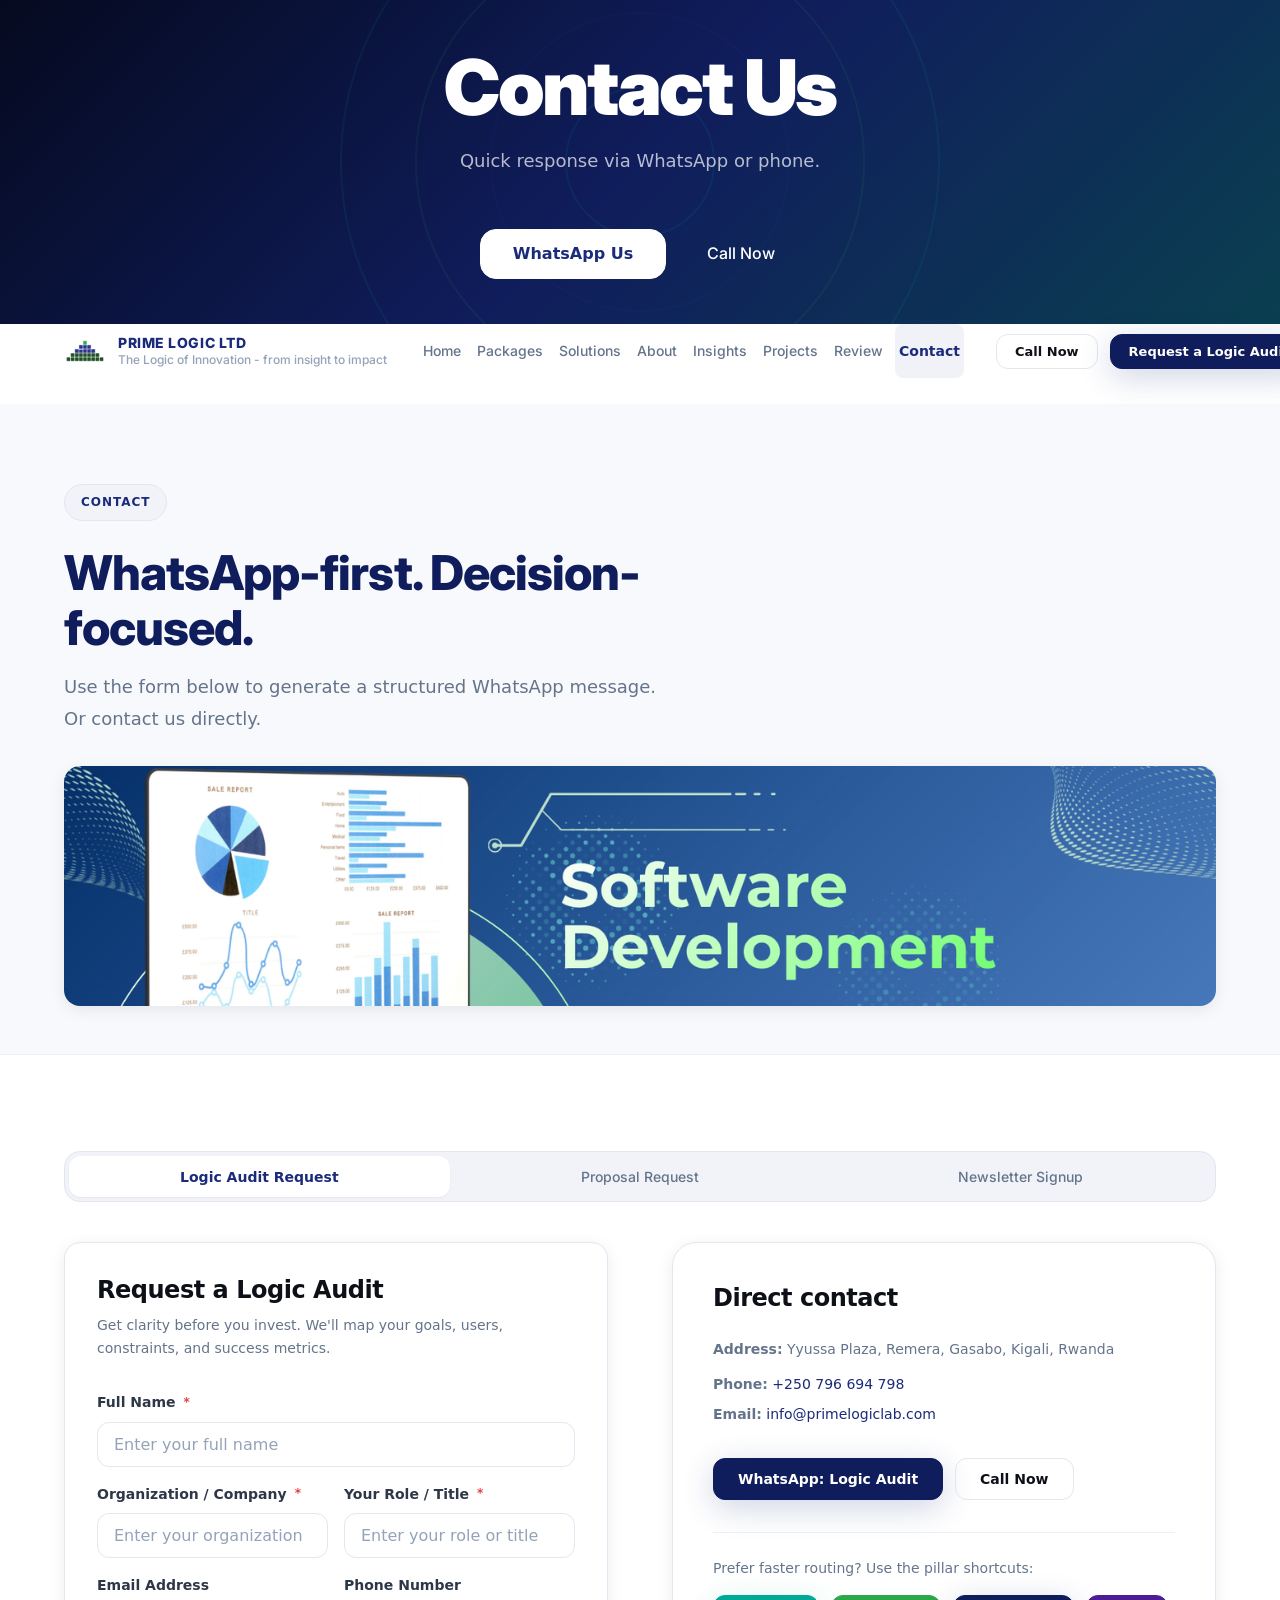
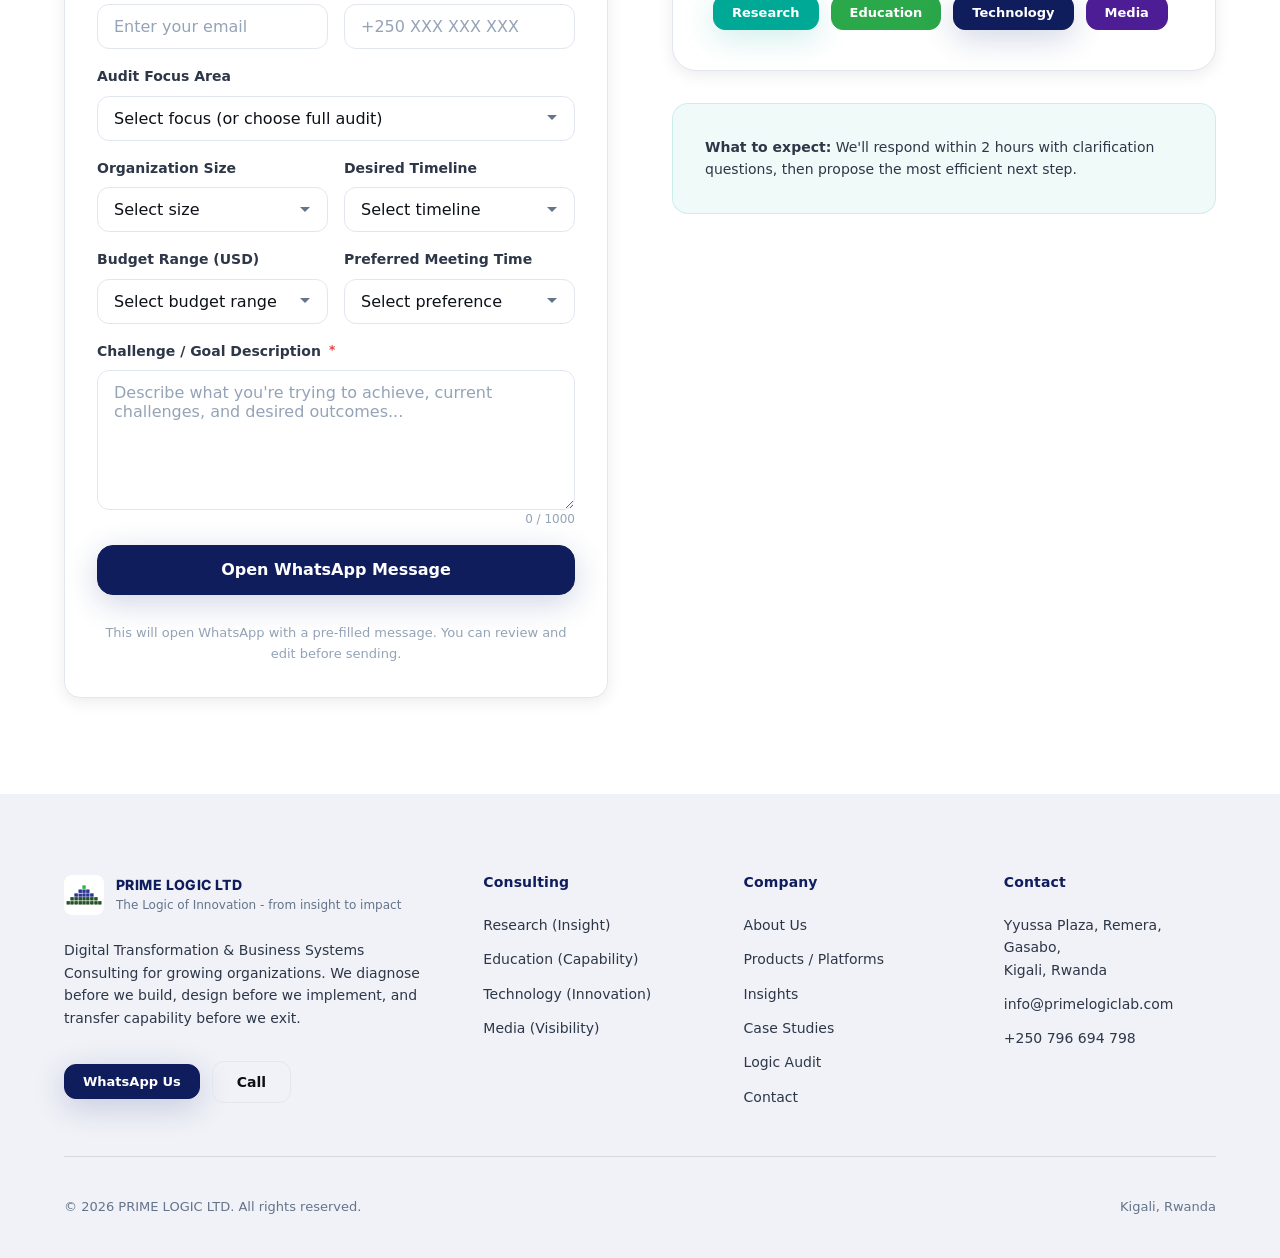
<file: contact.html>
<!doctype html>
<html lang="en">
<head>
  <meta charset="utf-8">
  <meta name="viewport" content="width=device-width, initial-scale=1">
  <title>Contact — PRIME LOGIC LTD</title>
  <meta name="description" content="Contact Prime Logic LTD—Digital Transformation &amp; Business Systems Consulting for growing organizations. WhatsApp-first. Request a Logic Audit today.">
  <link rel="icon" href="assets/img/prime-logic-logo.png">
  <link rel="stylesheet" href="assets/css/styles.css">
</head>
<body class="page-home">

  <!-- ─── ANIMATED INTRO ────────────────────────────────────── -->
  <section class="hero-split hero-split--page" id="cinematic-intro" aria-label="Contact introduction">
    <div class="page-intro-rings" aria-hidden="true">
      <div class="page-intro-ring"></div>
      <div class="page-intro-ring"></div>
      <div class="page-intro-ring"></div>
      <div class="page-intro-ring"></div>
    </div>
    <div class="hero-split-container">
      <div class="hero-split-left">
          <h1 class="hero-title">Contact Us</h1>
          <p class="hero-description">Quick response via WhatsApp or phone.</p>
          <div class="hero-actions">
            <a class="btn btn--white btn--lg" href="https://wa.me/250796694798?text=Hello%20Prime%20Logic%20Team.%20I%E2%80%99m%20interested%20in%20a%20Logic%20Audit." target="_blank" rel="noopener">WhatsApp Us</a>
            <a class="hero-link" href="tel:+250796694798">Call Now</a>
          </div>
      </div>
    </div>
  </section>

  <!-- ─── HEADER ─────────────────────────────────────────────── -->
  <header class="site-header" id="site-header">
    <div class="container">
      <div class="header-inner">
        <a class="logo" href="index.html" aria-label="Prime Logic Home">
          <img src="assets/img/prime-logic-logo.png" alt="Prime Logic logo" width="42" height="42">
          <div class="logo-text">
            <span class="logo-name">PRIME LOGIC LTD</span>
            <span class="logo-tagline">The Logic of Innovation - from insight to impact</span>
          </div>
        </a>

        <nav class="nav-menu" aria-label="Primary navigation">
          <a href="index.html" data-nav>Home</a>
          <a href="services.html" data-nav>Packages</a>
          <a href="products.html" data-nav>Solutions</a>
          <a href="about.html" data-nav>About</a>
          <a href="insights.html" data-nav>Insights</a>
          <a href="case-studies.html" data-nav>Projects</a>
          <a href="logic-audit.html" data-nav>Review</a>
          <a href="contact.html" data-nav>Contact</a>
        </nav>

        <div class="header-actions">
          <a class="btn btn--secondary btn--sm" href="tel:+250796694798">Call Now</a>
          <a class="btn btn--primary btn--sm" href="logic-audit.html#audit-form">Request a Logic Audit</a>
          <button class="menu-toggle" id="menu-toggle" aria-label="Toggle navigation" aria-expanded="false">
            <span></span><span></span><span></span>
          </button>
        </div>
      </div>
    </div>
  </header>

  <!-- ─── MOBILE NAV ──────────────────────────────────────────── -->
  <div class="mobile-nav" id="mobile-nav" role="navigation" aria-label="Mobile navigation">
    <a href="index.html" data-nav>Home</a>
    <a href="services.html" data-nav>Packages</a>
    <a href="products.html" data-nav>Solutions</a>
    <a href="about.html" data-nav>About</a>
    <a href="insights.html" data-nav>Insights</a>
    <a href="case-studies.html" data-nav>Projects</a>
    <a href="logic-audit.html" data-nav>Review</a>
    <a href="contact.html" data-nav>Contact</a>
    <div class="mobile-nav-actions">
      <a class="btn btn--primary" href="https://wa.me/250796694798?text=Hello%20Prime%20Logic%20Team.%20I%E2%80%99m%20interested%20in%20a%20Logic%20Audit.%20My%20organization%20is%20_____.%20We%20need%20support%20with%20%28Research%20/%20Education%20/%20Technology%20/%20Media%29.%20Our%20goal%20is%20_____.%20Please%20advise%20next%20steps." target="_blank" rel="noopener">Request a Logic Audit</a>
      <a class="btn btn--secondary" href="tel:+250796694798">Call a Consultant</a>
    </div>
  </div>

  <main>

    <!-- ─── PAGE HERO ─────────────────────────────────────────── -->
    <section class="page-hero">
      <div class="container">
        <div class="reveal reveal--left">
          <span class="section-label">Contact</span>
          <h1 class="page-hero-title">WhatsApp-first. Decision-focused.</h1>
          <p class="page-hero-subtitle">
            Use the form below to generate a structured WhatsApp message. Or contact us directly.
          </p>
           <img src="assets/img/2.png" alt="Prime Logic office in Kigali" class="section-img" style="margin-top: var(--sp-6); height: 240px;" loading="lazy">
        </div>
      </div>
    </section>

    <!-- ─── CONTACT FORMS ─────────────────────────────────────── -->
    <section class="section">
      <div class="container">
        
        <!-- Form Tab Switcher -->
        <div class="form-tabs-container">
          <div class="form-tabs reveal">
            <button class="form-tab active" data-tab="logic-audit-form">Logic Audit Request</button>
            <button class="form-tab" data-tab="proposal-form">Proposal Request</button>
            <button class="form-tab" data-tab="newsletter-form">Newsletter Signup</button>
          </div>

          <!-- Logic Audit Form -->
          <div class="form-panel active" id="logic-audit-form">
            <div class="split">
              <div class="reveal reveal--left">
                <div class="card card--elevated">
                  <h2 class="h3" style="margin-bottom: var(--sp-2);">Request a Logic Audit</h2>
                  <p class="text-small" style="margin-bottom: var(--sp-6); color: var(--muted);">Get clarity before you invest. We'll map your goals, users, constraints, and success metrics.</p>

                  <!-- Success Banner -->
                  <div class="form-success">
                    <div class="form-success__icon">
                      <svg width="20" height="20" viewBox="0 0 24 24" fill="none" stroke="currentColor" stroke-width="2">
                        <polyline points="20 6 9 17 4 12"></polyline>
                      </svg>
                    </div>
                    <div>
                      <div class="form-success__title">WhatsApp message ready!</div>
                      <div class="form-success__text">Your message has been opened in WhatsApp. You can review and edit before sending.</div>
                    </div>
                  </div>

                  <form class="form-group" data-wa-form data-form-type="logic-audit">
                    
                    <!-- Honeypot -->
                    <div class="form-pot" aria-hidden="true">
                      <input type="text" name="website" tabindex="-1" autocomplete="off">
                    </div>

                    <!-- Personal Info -->
                    <div class="form-field-wrap">
                      <label class="form-label" for="la-name">Full Name <span class="required">*</span></label>
                      <input class="form-field" id="la-name" name="name" type="text" placeholder="Enter your full name" data-validate="required" autocomplete="name">
                      <div class="field-error"></div>
                    </div>

                    <div class="form-row">
                      <div class="form-field-wrap">
                        <label class="form-label" for="la-company">Organization / Company <span class="required">*</span></label>
                        <input class="form-field" id="la-company" name="company" type="text" placeholder="Enter your organization" data-validate="required" autocomplete="organization">
                        <div class="field-error"></div>
                      </div>

                      <div class="form-field-wrap">
                        <label class="form-label" for="la-role">Your Role / Title <span class="required">*</span></label>
                        <input class="form-field" id="la-role" name="role" type="text" placeholder="Enter your role or title" data-validate="required" autocomplete="organization-title">
                        <div class="field-error"></div>
                      </div>
                    </div>

                    <div class="form-row">
                      <div class="form-field-wrap">
                        <label class="form-label" for="la-email">Email Address</label>
                        <input class="form-field" id="la-email" name="email" type="email" placeholder="Enter your email" data-validate="email" autocomplete="email">
                        <div class="field-error"></div>
                      </div>

                      <div class="form-field-wrap">
                        <label class="form-label" for="la-phone">Phone Number</label>
                        <input class="form-field" id="la-phone" name="phone" type="tel" placeholder="+250 XXX XXX XXX" data-validate="phone" autocomplete="tel">
                        <div class="field-error"></div>
                      </div>
                    </div>

                    <!-- Audit Details -->
                    <div class="form-field-wrap">
                      <label class="form-label" for="la-focus">Audit Focus Area</label>
                      <select class="form-field" id="la-focus" name="focus">
                        <option value="">Select focus (or choose full audit)</option>
                        <option value="Full four-pillar audit">Full Four-Pillar Audit (Recommended)</option>
                        <option value="Research (Insight)">Research (Insight)</option>
                        <option value="Education (Capability)">Education (Capability)</option>
                        <option value="Technology (Innovation)">Technology (Innovation)</option>
                        <option value="Media (Visibility)">Media (Visibility)</option>
                      </select>
                    </div>

                    <div class="form-row">
                      <div class="form-field-wrap">
                        <label class="form-label" for="la-org-size">Organization Size</label>
                        <select class="form-field" id="la-org-size" name="org_size">
                          <option value="">Select size</option>
                          <option value="1-10 employees">1-10 employees</option>
                          <option value="11-50 employees">11-50 employees</option>
                          <option value="51-200 employees">51-200 employees</option>
                          <option value="201-500 employees">201-500 employees</option>
                          <option value="500+ employees">500+ employees</option>
                        </select>
                      </div>

                      <div class="form-field-wrap">
                        <label class="form-label" for="la-timeline">Desired Timeline</label>
                        <select class="form-field" id="la-timeline" name="timeline">
                          <option value="">Select timeline</option>
                          <option value="Urgent (within 2 weeks)">Urgent (within 2 weeks)</option>
                          <option value="1 month">1 month</option>
                          <option value="2-3 months">2-3 months</option>
                          <option value="Flexible">Flexible</option>
                        </select>
                      </div>
                    </div>

                    <div class="form-row">
                      <div class="form-field-wrap">
                        <label class="form-label" for="la-budget">Budget Range (USD)</label>
                        <select class="form-field" id="la-budget" name="budget">
                          <option value="">Select budget range</option>
                          <option value="Under $5,000">Under $5,000</option>
                          <option value="$5,000 - $10,000">$5,000 - $10,000</option>
                          <option value="$10,000 - $25,000">$10,000 - $25,000</option>
                          <option value="$25,000 - $50,000">$25,000 - $50,000</option>
                          <option value="$50,000+">$50,000+</option>
                          <option value="To be discussed">To be discussed</option>
                        </select>
                      </div>

                      <div class="form-field-wrap">
                        <label class="form-label" for="la-meeting">Preferred Meeting Time</label>
                        <select class="form-field" id="la-meeting" name="meeting_time">
                          <option value="">Select preference</option>
                          <option value="Morning (8am-12pm EAT)">Morning (8am-12pm EAT)</option>
                          <option value="Afternoon (12pm-5pm EAT)">Afternoon (12pm-5pm EAT)</option>
                          <option value="Evening (5pm-8pm EAT)">Evening (5pm-8pm EAT)</option>
                          <option value="Flexible">Flexible</option>
                        </select>
                      </div>
                    </div>

                    <!-- Challenge Description -->
                    <div class="form-field-wrap">
                      <label class="form-label" for="la-challenge">Challenge / Goal Description <span class="required">*</span></label>
                      <textarea class="form-field" id="la-challenge" name="challenge" rows="5" placeholder="Describe what you're trying to achieve, current challenges, and desired outcomes..." data-validate="required minlen:50" data-maxlen="1000"></textarea>
                      <div class="field-error"></div>
                      <div class="field-counter"></div>
                    </div>

                    <button class="btn btn--primary btn--lg" type="submit" style="width:100%;" data-label="Open WhatsApp Message">Open WhatsApp Message</button>
                    
                    <p class="text-xs" style="text-align: center; color: var(--subtle); margin-top: var(--sp-3);">This will open WhatsApp with a pre-filled message. You can review and edit before sending.</p>
                  </form>
                </div>
              </div>

              <div class="reveal reveal-delay-1">
            <div class="panel">
              <h2 class="h3" style="margin-bottom: var(--sp-5);">Direct contact</h2>

              <div style="margin-bottom: var(--sp-6);">
                <div class="text-small" style="margin-bottom: var(--sp-3);"><strong>Address:</strong> Yyussa Plaza, Remera, Gasabo, Kigali, Rwanda</div>
                <div class="text-small" style="margin-bottom: var(--sp-2);"><strong>Phone:</strong> <a href="tel:+250796694798" style="color: var(--prime-blue);">+250 796 694 798</a></div>
                <div class="text-small"><strong>Email:</strong> <a href="mailto:info@primelogiclab.com" style="color: var(--prime-blue);">info@primelogiclab.com</a></div>
              </div>

              <div class="cta-row" style="margin-bottom: var(--sp-6);">
                <a class="btn btn--primary" href="https://wa.me/250796694798?text=Hello%20Prime%20Logic%20Team.%20I%E2%80%99m%20interested%20in%20a%20Logic%20Audit.%20My%20organization%20is%20_____.%20We%20need%20support%20with%20%28Research%20/%20Education%20/%20Technology%20/%20Media%29.%20Our%20goal%20is%20_____.%20Please%20advise%20next%20steps." target="_blank" rel="noopener">WhatsApp: Logic Audit</a>
                <a class="btn btn--secondary" href="tel:+250796694798">Call Now</a>
              </div>

              <hr style="border:none;border-top:1px solid var(--line-light);margin-bottom:var(--sp-5);">

              <p class="text-small" style="margin-bottom: var(--sp-4);">Prefer faster routing? Use the pillar shortcuts:</p>
              <div class="cta-row">
                <a class="btn btn--teal btn--sm" href="https://wa.me/250796694798?text=Hello%20Prime%20Logic%20Team.%20I%E2%80%99d%20like%20to%20start%20with%20Research%20%28Insight%29.%20Our%20challenge%20is%20_____.%20Our%20audience/users%20are%20_____.%20Please%20propose%20a%20Logic%20Audit%20%2B%20research%20approach." target="_blank" rel="noopener">Research</a>
                <a class="btn btn--green btn--sm" href="https://wa.me/250796694798?text=Hello%20Prime%20Logic%20Team.%20I%E2%80%99d%20like%20to%20plan%20an%20Education/Training%20program.%20Our%20team%20roles%20are%20_____.%20Skills%20needed%3A%20_____.%20Please%20advise%20a%20training%20%26%20change%20plan." target="_blank" rel="noopener">Education</a>
                <a class="btn btn--primary btn--sm" href="https://wa.me/250796694798?text=Hello%20Prime%20Logic%20Team.%20We%20need%20a%20scalable%20system/platform.%20Current%20situation%3A%20_____.%20Desired%20outcomes%3A%20_____.%20Please%20advise%20next%20steps." target="_blank" rel="noopener">Technology</a>
                <a class="btn btn--red btn--sm" href="https://wa.me/250796694798?text=Hello%20Prime%20Logic%20Team.%20We%20need%20Media/Visibility%20support.%20Objective%3A%20_____.%20Audience%3A%20_____.%20Please%20advise%20campaign/storytelling%20approach." target="_blank" rel="noopener">Media</a>
              </div>
            </div>

                <div class="notice" style="margin-top: var(--sp-6);">
                  <strong>What to expect:</strong> We'll respond within 2 hours with clarification questions, then propose the most efficient next step.
                </div>
              </div>
            </div>
          </div>

          <!-- Proposal Request Form -->
          <div class="form-panel" id="proposal-form">
            <div class="split">
              <div class="reveal reveal--left">
                <div class="card card--elevated">
                  <h2 class="h3" style="margin-bottom: var(--sp-2);">Request a Proposal</h2>
                  <p class="text-small" style="margin-bottom: var(--sp-6); color: var(--muted);">Get a scoped proposal for your project. We'll outline approach, timeline, deliverables, and investment.</p>

                  <!-- Success Banner -->
                  <div class="form-success">
                    <div class="form-success__icon">
                      <svg width="20" height="20" viewBox="0 0 24 24" fill="none" stroke="currentColor" stroke-width="2">
                        <polyline points="20 6 9 17 4 12"></polyline>
                      </svg>
                    </div>
                    <div>
                      <div class="form-success__title">WhatsApp message ready!</div>
                      <div class="form-success__text">Your proposal request has been opened in WhatsApp. Review and send when ready.</div>
                    </div>
                  </div>

                  <form class="form-group" data-wa-form data-form-type="proposal">
                    
                    <!-- Honeypot -->
                    <div class="form-pot" aria-hidden="true">
                      <input type="text" name="website" tabindex="-1" autocomplete="off">
                    </div>

                    <!-- Personal Info -->
                    <div class="form-field-wrap">
                      <label class="form-label" for="pr-name">Full Name <span class="required">*</span></label>
                      <input class="form-field" id="pr-name" name="name" type="text" placeholder="John Doe" data-validate="required" autocomplete="name">
                      <div class="field-error"></div>
                    </div>

                    <div class="form-row">
                      <div class="form-field-wrap">
                        <label class="form-label" for="pr-company">Organization / Company <span class="required">*</span></label>
                        <input class="form-field" id="pr-company" name="company" type="text" placeholder="Acme Corp" data-validate="required" autocomplete="organization">
                        <div class="field-error"></div>
                      </div>

                      <div class="form-field-wrap">
                        <label class="form-label" for="pr-role">Your Role / Title <span class="required">*</span></label>
                        <input class="form-field" id="pr-role" name="role" type="text" placeholder="CEO, CTO, Manager" data-validate="required" autocomplete="organization-title">
                        <div class="field-error"></div>
                      </div>
                    </div>

                    <div class="form-row">
                      <div class="form-field-wrap">
                        <label class="form-label" for="pr-email">Email Address</label>
                        <input class="form-field" id="pr-email" name="email" type="email" placeholder="john@acme.com" data-validate="email" autocomplete="email">
                        <div class="field-error"></div>
                      </div>

                      <div class="form-field-wrap">
                        <label class="form-label" for="pr-phone">Phone Number</label>
                        <input class="form-field" id="pr-phone" name="phone" type="tel" placeholder="+250 XXX XXX XXX" data-validate="phone" autocomplete="tel">
                        <div class="field-error"></div>
                      </div>
                    </div>

                    <!-- Project Details -->
                    <div class="form-field-wrap">
                      <label class="form-label" for="pr-service">Service Interest</label>
                      <select class="form-field" id="pr-service" name="service">
                        <option value="">Select service area</option>
                        <option value="Research (Insight)">Research (Insight)</option>
                        <option value="Education (Capability)">Education (Capability)</option>
                        <option value="Technology (Innovation)">Technology (Innovation)</option>
                        <option value="Media (Visibility)">Media (Visibility)</option>
                        <option value="Prime Loop Bundle">Prime Loop Bundle</option>
                        <option value="Custom Package">Custom Package</option>
                      </select>
                    </div>

                    <div class="form-row">
                      <div class="form-field-wrap">
                        <label class="form-label" for="pr-budget">Budget Range (USD)</label>
                        <select class="form-field" id="pr-budget" name="budget">
                          <option value="">Select budget range</option>
                          <option value="Under $10,000">Under $10,000</option>
                          <option value="$10,000 - $25,000">$10,000 - $25,000</option>
                          <option value="$25,000 - $50,000">$25,000 - $50,000</option>
                          <option value="$50,000 - $100,000">$50,000 - $100,000</option>
                          <option value="$100,000+">$100,000+</option>
                          <option value="To be discussed">To be discussed</option>
                        </select>
                      </div>

                      <div class="form-field-wrap">
                        <label class="form-label" for="pr-timeline">Project Timeline</label>
                        <select class="form-field" id="pr-timeline" name="timeline">
                          <option value="">Select timeline</option>
                          <option value="Urgent (start within 2 weeks)">Urgent (start within 2 weeks)</option>
                          <option value="1-2 months">1-2 months</option>
                          <option value="3-6 months">3-6 months</option>
                          <option value="6+ months">6+ months</option>
                          <option value="Flexible">Flexible</option>
                        </select>
                      </div>
                    </div>

                    <div class="form-field-wrap">
                      <label class="form-label" for="pr-meeting">Preferred Meeting Time</label>
                      <select class="form-field" id="pr-meeting" name="meeting_time">
                        <option value="">Select preference</option>
                        <option value="Morning (8am-12pm EAT)">Morning (8am-12pm EAT)</option>
                        <option value="Afternoon (12pm-5pm EAT)">Afternoon (12pm-5pm EAT)</option>
                        <option value="Evening (5pm-8pm EAT)">Evening (5pm-8pm EAT)</option>
                        <option value="Flexible">Flexible</option>
                      </select>
                    </div>

                    <!-- Project Description -->
                    <div class="form-field-wrap">
                      <label class="form-label" for="pr-challenge">Project / Challenge Description <span class="required">*</span></label>
                      <textarea class="form-field" id="pr-challenge" name="challenge" rows="5" placeholder="Describe your project, current situation, and what you're trying to achieve..." data-validate="required minlen:50" data-maxlen="1000"></textarea>
                      <div class="field-error"></div>
                      <div class="field-counter"></div>
                    </div>

                    <div class="form-field-wrap">
                      <label class="form-label" for="pr-goals">Desired Outcomes / Success Criteria</label>
                      <textarea class="form-field" id="pr-goals" name="goals" rows="4" placeholder="What does success look like? What metrics matter?" data-maxlen="500"></textarea>
                      <div class="field-counter"></div>
                    </div>

                    <button class="btn btn--primary btn--lg" type="submit" style="width:100%;" data-label="Open WhatsApp Message">Open WhatsApp Message</button>
                    
                    <p class="text-xs" style="text-align: center; color: var(--subtle); margin-top: var(--sp-3);">We'll respond with a scoped proposal within 48 hours.</p>
                  </form>
                </div>
              </div>

              <div class="reveal reveal-delay-1">
                <div class="panel">
                  <h2 class="h3" style="margin-bottom: var(--sp-5);">What's included in a proposal?</h2>

                  <div class="check-list" style="margin-bottom: var(--sp-6);">
                    <li>Situation analysis and approach</li>
                    <li>Scope of work and deliverables</li>
                    <li>Timeline and milestones</li>
                    <li>Team structure and roles</li>
                    <li>Investment breakdown</li>
                    <li>Success metrics and KPIs</li>
                  </div>

                  <div class="cta-row" style="margin-bottom: var(--sp-6);">
                    <a class="btn btn--secondary" href="services.html">View Services</a>
                    <a class="btn btn--ghost" href="case-studies.html">Case Studies</a>
                  </div>

                  <hr style="border:none;border-top:1px solid var(--line-light);margin-bottom:var(--sp-5);">

                  <p class="text-small" style="margin-bottom: var(--sp-3);"><strong>Not sure what you need?</strong></p>
                  <p class="text-small" style="color: var(--muted);">Start with a Logic Audit instead. We'll diagnose your situation and recommend the right approach.</p>
                </div>

                <div class="notice" style="margin-top: var(--sp-6);">
                  <strong>Proposal timeline:</strong> We typically deliver proposals within 48 hours. Complex projects may require a discovery call first.
                </div>
              </div>
            </div>
          </div>

          <!-- Newsletter Form -->
          <div class="form-panel" id="newsletter-form">
            <div class="split">
              <div class="reveal reveal--left">
                <div class="card card--elevated">
                  <h2 class="h3" style="margin-bottom: var(--sp-2);">Subscribe to Insights</h2>
                  <p class="text-small" style="margin-bottom: var(--sp-6); color: var(--muted);">Get monthly insights on digital transformation, business systems, and consulting strategy—delivered to your inbox.</p>

                  <!-- Success Banner -->
                  <div class="form-success">
                    <div class="form-success__icon">
                      <svg width="20" height="20" viewBox="0 0 24 24" fill="none" stroke="currentColor" stroke-width="2">
                        <polyline points="20 6 9 17 4 12"></polyline>
                      </svg>
                    </div>
                    <div>
                      <div class="form-success__title">Subscription request sent!</div>
                      <div class="form-success__text">Your newsletter subscription request has been opened in WhatsApp. Send to confirm.</div>
                    </div>
                  </div>

                  <form class="form-group" data-wa-form data-form-type="newsletter">
                    
                    <!-- Honeypot -->
                    <div class="form-pot" aria-hidden="true">
                      <input type="text" name="website" tabindex="-1" autocomplete="off">
                    </div>

                    <!-- Personal Info -->
                    <div class="form-field-wrap">
                      <label class="form-label" for="nl-name">Full Name <span class="required">*</span></label>
                      <input class="form-field" id="nl-name" name="name" type="text" placeholder="Enter your full name" data-validate="required" autocomplete="name">
                      <div class="field-error"></div>
                    </div>

                    <div class="form-field-wrap">
                      <label class="form-label" for="nl-email">Email Address <span class="required">*</span></label>
                      <input class="form-field" id="nl-email" name="email" type="email" placeholder="Enter your email" data-validate="required email" autocomplete="email">
                      <div class="field-error"></div>
                    </div>

                    <div class="form-row">
                      <div class="form-field-wrap">
                        <label class="form-label" for="nl-company">Organization / Company</label>
                        <input class="form-field" id="nl-company" name="company" type="text" placeholder="Enter your organization or company" autocomplete="organization">
                      </div>

                      <div class="form-field-wrap">
                        <label class="form-label" for="nl-role">Your Role / Title</label>
                        <input class="form-field" id="nl-role" name="role" type="text" placeholder="Enter your role or title" autocomplete="organization-title">
                      </div>
                    </div>

                    <!-- Interests -->
                    <div class="form-field-wrap">
                      <label class="form-label" for="nl-topics">Topics of Interest</label>
                      <select class="form-field" id="nl-topics" name="topics">
                        <option value="All topics">All topics</option>
                        <option value="Strategy & Planning">Strategy & Planning</option>
                        <option value="Business Systems">Business Systems</option>
                        <option value="Change Management">Change Management</option>
                        <option value="Digital Marketing">Digital Marketing</option>
                        <option value="Case Studies">Case Studies</option>
                      </select>
                    </div>

                    <button class="btn btn--primary btn--lg" type="submit" style="width:100%;" data-label="Subscribe via WhatsApp">Subscribe via WhatsApp</button>
                    
                    <p class="text-xs" style="text-align: center; color: var(--subtle); margin-top: var(--sp-3);">We respect your privacy. Unsubscribe anytime. No spam, ever.</p>
                  </form>
                </div>
              </div>

              <div class="reveal reveal-delay-1">
                <div class="panel">
                  <h2 class="h3" style="margin-bottom: var(--sp-5);">What you'll receive</h2>

                  <div class="check-list" style="margin-bottom: var(--sp-6);">
                    <li>Monthly insights newsletter</li>
                    <li>Case study highlights</li>
                    <li>Industry trends and analysis</li>
                    <li>Practical frameworks and tools</li>
                    <li>Event and webinar invitations</li>
                    <li>Early access to new content</li>
                  </div>

                  <div style="padding: var(--sp-5); background: var(--bg-warm); border: 1px solid var(--line); border-radius: var(--radius-lg); margin-bottom: var(--sp-6);">
                    <p class="text-small" style="margin-bottom: var(--sp-3);"><strong>Recent topics:</strong></p>
                    <ul style="list-style: disc; padding-left: var(--sp-5);">
                      <li class="text-small" style="margin-bottom: var(--sp-2); color: var(--muted);">The Logic Audit Framework</li>
                      <li class="text-small" style="margin-bottom: var(--sp-2); color: var(--muted);">Why Systems Fail After Launch</li>
                      <li class="text-small" style="margin-bottom: var(--sp-2); color: var(--muted);">Building Conversion-Driven Campaigns</li>
                      <li class="text-small" style="color: var(--muted);">The Prime Loop Methodology</li>
                    </ul>
                  </div>

                  <div class="cta-row">
                    <a class="btn btn--secondary" href="insights.html">Browse Insights</a>
                  </div>
                </div>

                <div class="notice" style="margin-top: var(--sp-6);">
                  <strong>Privacy first:</strong> We never share your information. You can unsubscribe with one click at any time.
                </div>
              </div>
            </div>
          </div>

        </div>
      </div>
    </section>

  </main>

  <!-- ─── FOOTER ──────────────────────────────────────────────── -->
  <footer class="site-footer">
    <div class="container">
      <div class="footer-grid">
        <div>
          <div class="footer-brand">
            <img src="assets/img/prime-logic-logo.png" alt="Prime Logic logo" width="40" height="40">
            <div>
              <div class="footer-brand-name">PRIME LOGIC LTD</div>
              <div class="footer-brand-tag">The Logic of Innovation - from insight to impact</div>
            </div>
          </div>
          <p class="footer-desc">
            Digital Transformation &amp; Business Systems Consulting for growing organizations.
            We diagnose before we build, design before we implement, and transfer capability before we exit.
          </p>
          <div class="cta-row">
            <a class="btn btn--primary btn--sm" href="https://wa.me/250796694798?text=Hello%20Prime%20Logic%20Team.%20I%E2%80%99m%20interested%20in%20a%20Logic%20Audit.%20My%20organization%20is%20_____.%20We%20need%20support%20with%20%28Research%20/%20Education%20/%20Technology%20/%20Media%29.%20Our%20goal%20is%20_____.%20Please%20advise%20next%20steps." target="_blank" rel="noopener">WhatsApp Us</a>
            <a class="btn btn--secondary" href="tel:+250796694798">Call</a>
          </div>
        </div>

        <div>
          <h4 class="footer-col-title">Consulting</h4>
          <nav class="footer-links" aria-label="Footer services">
            <a href="services.html#research">Research (Insight)</a>
            <a href="services.html#education">Education (Capability)</a>
            <a href="services.html#technology">Technology (Innovation)</a>
            <a href="services.html#media">Media (Visibility)</a>
          </nav>
        </div>

        <div>
          <h4 class="footer-col-title">Company</h4>
          <nav class="footer-links" aria-label="Footer company">
            <a href="about.html">About Us</a>
            <a href="products.html">Products / Platforms</a>
            <a href="insights.html">Insights</a>
            <a href="case-studies.html">Case Studies</a>
            <a href="logic-audit.html">Logic Audit</a>
            <a href="contact.html">Contact</a>
          </nav>
        </div>

        <div>
          <h4 class="footer-col-title">Contact</h4>
          <div class="footer-contact-item">Yyussa Plaza, Remera, Gasabo,<br>Kigali, Rwanda</div>
          <div class="footer-contact-item"><a href="mailto:info@primelogiclab.com">info@primelogiclab.com</a></div>
          <div class="footer-contact-item"><a href="tel:+250796694798">+250 796 694 798</a></div>
        </div>
      </div>

      <div class="footer-bottom">
        <span>&copy; 2026 PRIME LOGIC LTD. All rights reserved.</span>
        <span>Kigali, Rwanda</span>
      </div>
    </div>
  </footer>

  <script src="assets/js/main.js"></script>
</body>
</html>
</file>
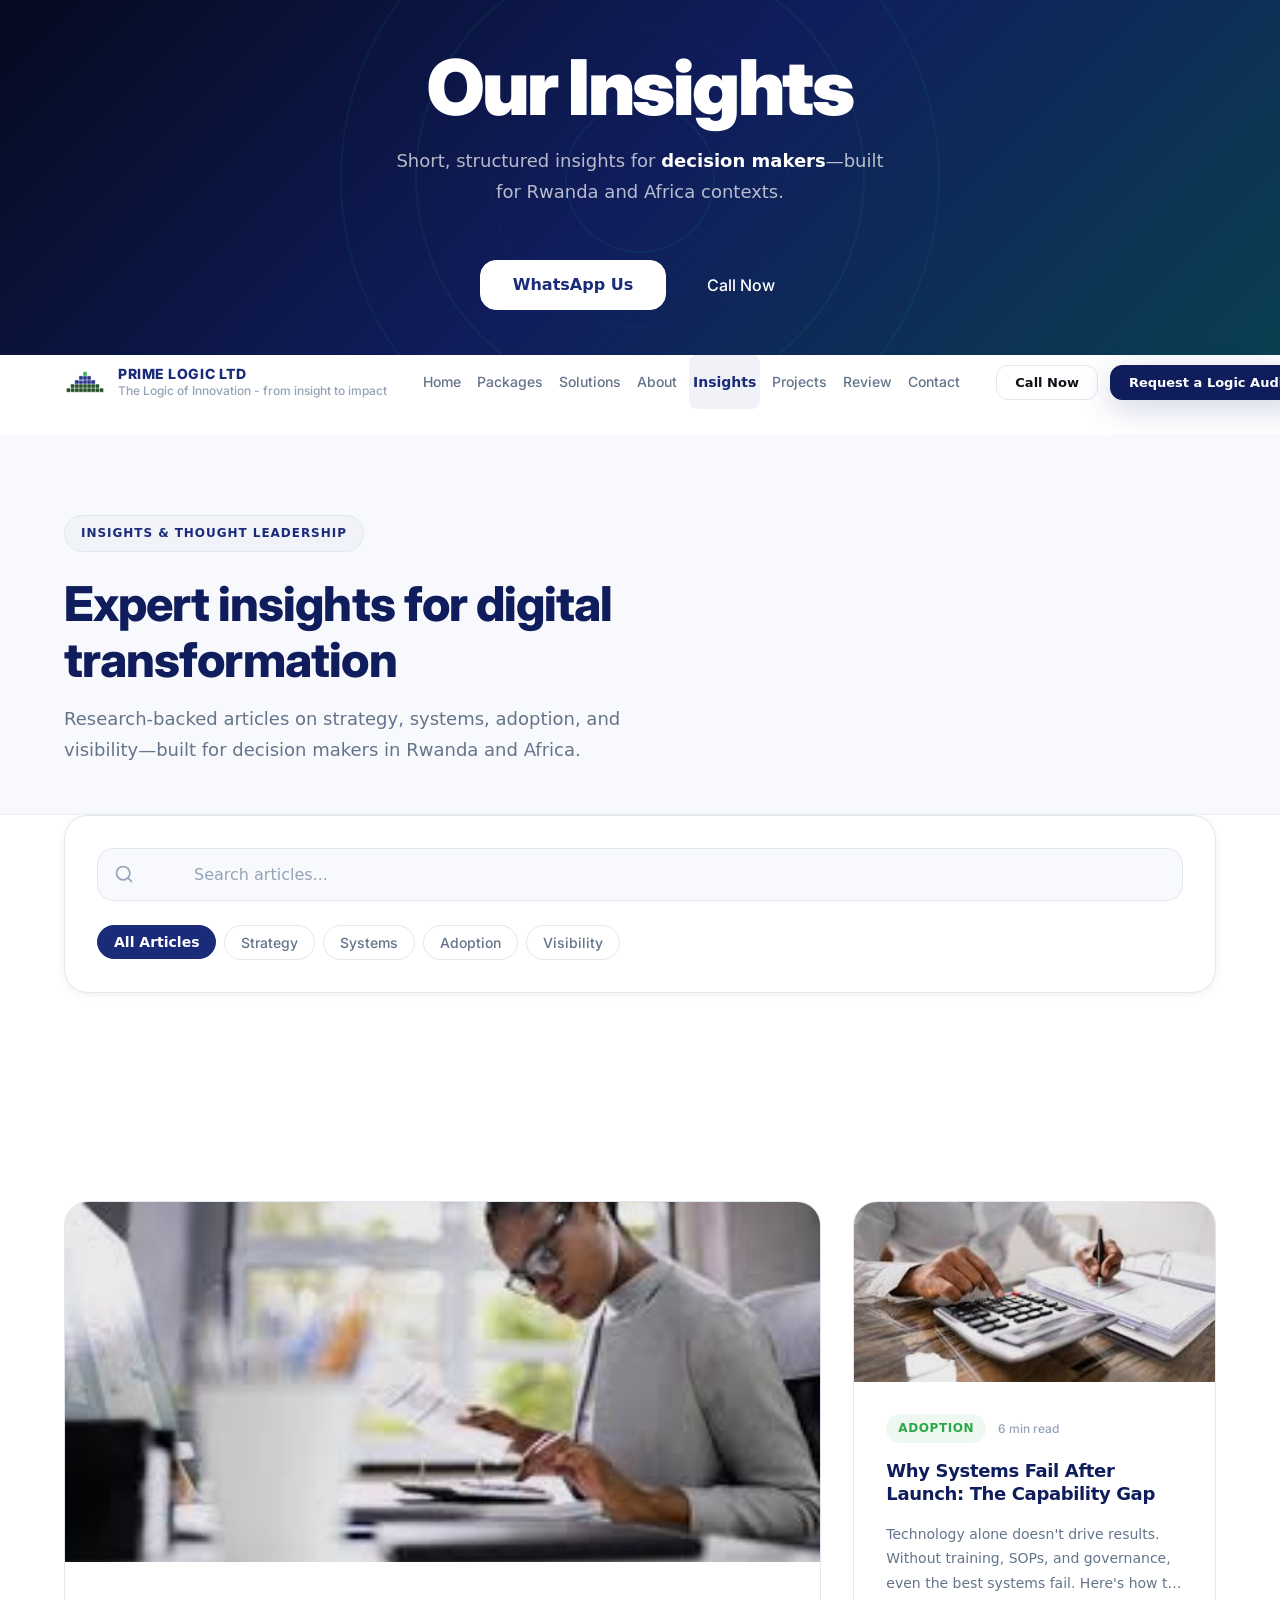
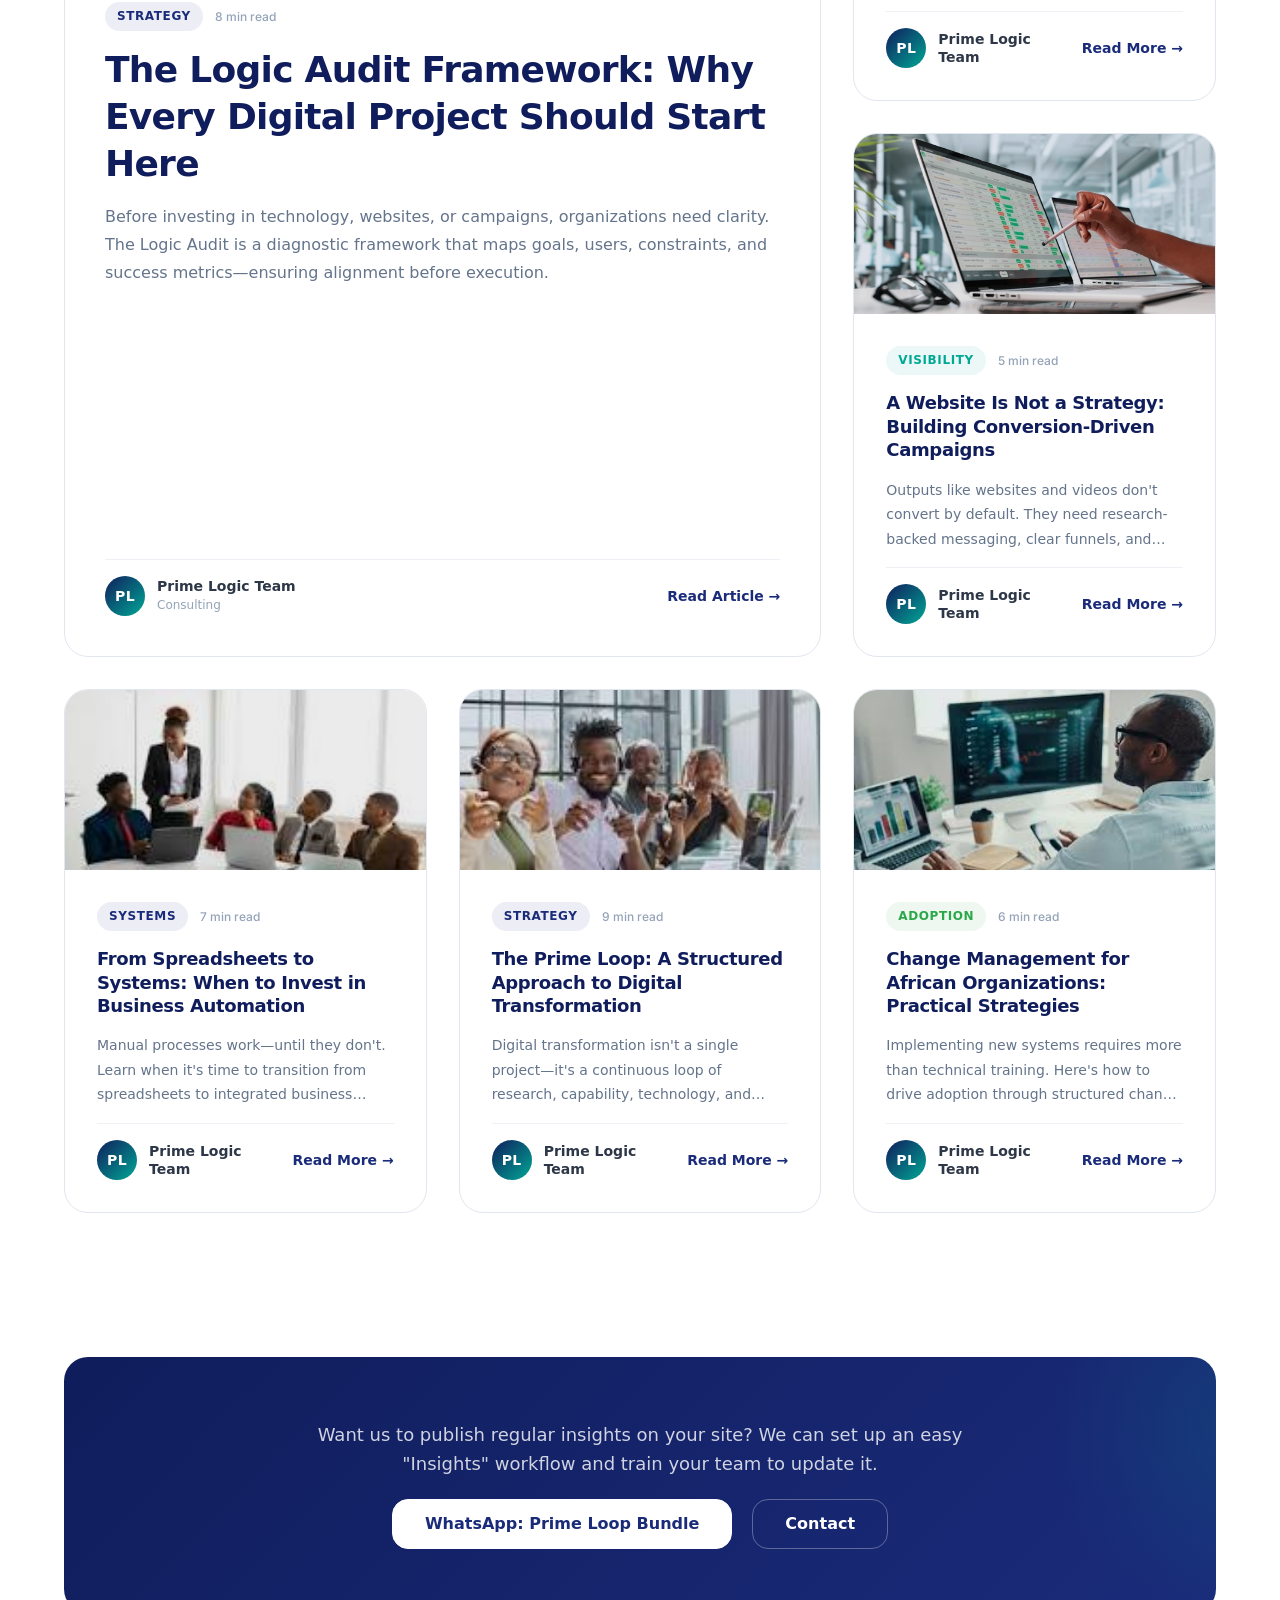
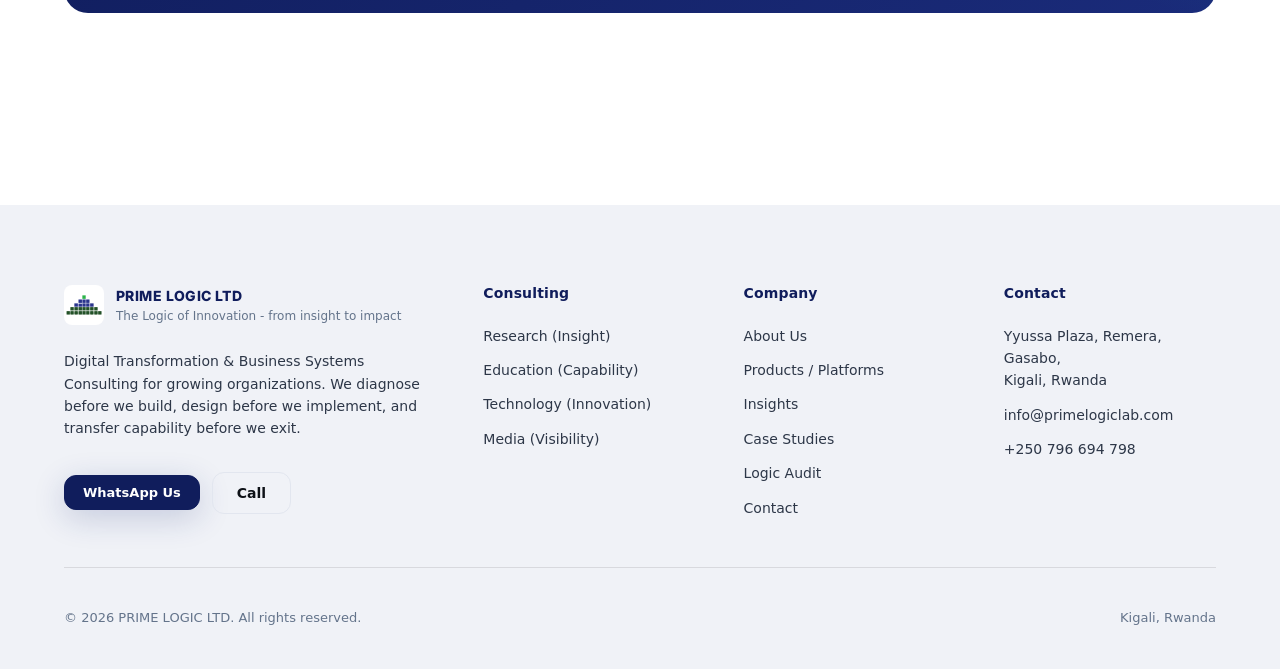
<file: insights.html>
<!doctype html>
<html lang="en">
<head>
  <meta charset="utf-8">
  <meta name="viewport" content="width=device-width, initial-scale=1">
  <title>Insights & Thought Leadership — PRIME LOGIC LTD</title>
  <meta name="description" content="Expert insights on digital transformation, business systems, and consulting strategy. Research-backed articles for decision makers in Rwanda and Africa.">
  <meta name="keywords" content="digital transformation, business systems, consulting, Rwanda, Africa, thought leadership, strategy">
  <link rel="icon" href="assets/img/prime-logic-logo.png">
  <link rel="stylesheet" href="assets/css/styles.css">
</head>
<body class="page-home">

  <!-- ─── ANIMATED INTRO ────────────────────────────────────── -->
  <section class="hero-split hero-split--page" id="cinematic-intro" aria-label="Contact introduction">
    <div class="page-intro-rings" aria-hidden="true">
      <div class="page-intro-ring"></div>
      <div class="page-intro-ring"></div>
      <div class="page-intro-ring"></div>
      <div class="page-intro-ring"></div>
    </div>
    <div class="hero-split-container">
      <div class="hero-split-left">
          <h1 class="hero-title">Our Insights</h1>
          <p class="hero-description">Short, structured insights for <strong>decision makers</strong>—built for Rwanda and Africa contexts.</p>
          <div class="hero-actions">
            <a class="btn btn--white btn--lg" href="https://wa.me/250796694798?text=Hello%20Prime%20Logic%20Team.%20I%E2%80%99m%20interested%20in%20a%20Logic%20Audit." target="_blank" rel="noopener">WhatsApp Us</a>
            <a class="hero-link" href="tel:+250796694798">Call Now</a>
          </div>
      </div>
    </div>
  </section>
  
  
  <!-- ─── HEADER ─────────────────────────────────────────────── -->
  <header class="site-header" id="site-header">
    <div class="container">
      <div class="header-inner">
        <a class="logo" href="index.html" aria-label="Prime Logic Home">
          <img src="assets/img/prime-logic-logo.png" alt="Prime Logic logo" width="42" height="42">
          <div class="logo-text">
            <span class="logo-name">PRIME LOGIC LTD</span>
            <span class="logo-tagline">The Logic of Innovation - from insight to impact</span>
          </div>
        </a>

        <nav class="nav-menu" aria-label="Primary navigation">
          <a href="index.html" data-nav>Home</a>
          <a href="services.html" data-nav>Packages</a>
          <a href="products.html" data-nav>Solutions</a>
          <a href="about.html" data-nav>About</a>
          <a href="insights.html" data-nav>Insights</a>
          <a href="case-studies.html" data-nav>Projects</a>
          <a href="logic-audit.html" data-nav>Review</a>
          <a href="contact.html" data-nav>Contact</a>
        </nav>

        <div class="header-actions">
          <a class="btn btn--secondary btn--sm" href="tel:+250796694798">Call Now</a>
          <a class="btn btn--primary btn--sm" href="logic-audit.html#audit-form">Request a Logic Audit</a>
          <button class="menu-toggle" id="menu-toggle" aria-label="Toggle navigation" aria-expanded="false">
            <span></span><span></span><span></span>
          </button>
        </div>
      </div>
    </div>
  </header>

  <!-- ─── MOBILE NAV ──────────────────────────────────────────── -->
  <div class="mobile-nav" id="mobile-nav" role="navigation" aria-label="Mobile navigation">
    <a href="index.html" data-nav>Home</a>
    <a href="services.html" data-nav>Packages</a>
    <a href="products.html" data-nav>Solutions</a>
    <a href="about.html" data-nav>About</a>
    <a href="insights.html" data-nav>Insights</a>
    <a href="case-studies.html" data-nav>Projects</a>
    <a href="logic-audit.html" data-nav>Review</a>
    <a href="contact.html" data-nav>Contact</a>
    <div class="mobile-nav-actions">
      <a class="btn btn--primary" href="https://wa.me/250796694798?text=Hello%20Prime%20Logic%20Team.%20I%E2%80%99m%20interested%20in%20a%20Logic%20Audit.%20My%20organization%20is%20_____.%20We%20need%20support%20with%20%28Research%20/%20Education%20/%20Technology%20/%20Media%29.%20Our%20goal%20is%20_____.%20Please%20advise%20next%20steps." target="_blank" rel="noopener">Request a Logic Audit</a>
      <a class="btn btn--secondary" href="tel:+250796694798">Call a Consultant</a>
    </div>
  </div>

  <main>

    <!-- ─── PAGE HERO ─────────────────────────────────────────── -->
    <section class="page-hero">
      <div class="container">
        <div class="reveal reveal--left">
          <span class="section-label">Insights & Thought Leadership</span>
          <h1 class="page-hero-title">Expert insights for digital transformation</h1>
          <p class="page-hero-subtitle">Research-backed articles on strategy, systems, adoption, and visibility—built for decision makers in Rwanda and Africa.</p>
        </div>
      </div>
    </section>

    <!-- ─── SEARCH & FILTER SECTION ──────────────────────────── -->
    <section class="section section--sm" style="padding-top: 0;">
      <div class="container">
        <div class="blog-controls reveal">
          <div class="blog-search">
            <input type="text" class="blog-search-input" placeholder="Search articles..." id="blogSearch" aria-label="Search articles">
          </div>
          <div class="blog-filters">
            <button class="blog-filter-btn active" data-category="all">All Articles</button>
            <button class="blog-filter-btn" data-category="strategy">Strategy</button>
            <button class="blog-filter-btn" data-category="systems">Systems</button>
            <button class="blog-filter-btn" data-category="adoption">Adoption</button>
            <button class="blog-filter-btn" data-category="visibility">Visibility</button>
          </div>
        </div>
      </div>
    </section>

    <!-- ─── BLOG ARTICLES GRID ────────────────────────────────── -->
    <section class="section">
      <div class="container">
        <div class="blog-grid" id="blogGrid">
          
          <!-- Article 1: Featured -->
          <article class="blog-card blog-card--featured reveal" data-category="strategy">
            <a href="#" class="blog-card__img-link">
              <div class="blog-card__img-wrap">
                <img src="assets/img/insights1.jpg" alt="The Logic Audit Framework" class="blog-card__img" loading="lazy">
              </div>
            </a>
            <div class="blog-card__body">
              <div class="blog-card__meta">
                <span class="blog-card__cat blog-card__cat--blue">Strategy</span>
                <span class="blog-card__read">8 min read</span>
              </div>
              <h2 class="blog-card__title">
                <a href="#">The Logic Audit Framework: Why Every Digital Project Should Start Here</a>
              </h2>
              <p class="blog-card__excerpt">
                Before investing in technology, websites, or campaigns, organizations need clarity. The Logic Audit is a diagnostic framework that maps goals, users, constraints, and success metrics—ensuring alignment before execution.
              </p>
              <div class="blog-card__footer">
                <div class="blog-card__author">
                  <div class="blog-card__author-avatar">PL</div>
                  <div>
                    <div class="blog-card__author-name">Prime Logic Team</div>
                    <div class="blog-card__author-role">Consulting</div>
                  </div>
                </div>
                <a href="#" class="blog-card__read-btn">Read Article →</a>
              </div>
            </div>
          </article>

          <!-- Article 2 -->
          <article class="blog-card reveal reveal-delay-1" data-category="adoption">
            <a href="#" class="blog-card__img-link">
              <div class="blog-card__img-wrap blog-card__img-wrap--sm">
                <img src="assets/img/insight2.jpg" alt="System adoption challenges" class="blog-card__img" loading="lazy">
              </div>
            </a>
            <div class="blog-card__body">
              <div class="blog-card__meta">
                <span class="blog-card__cat blog-card__cat--green">Adoption</span>
                <span class="blog-card__read">6 min read</span>
              </div>
              <h3 class="blog-card__title blog-card__title--sm">
                <a href="#">Why Systems Fail After Launch: The Capability Gap</a>
              </h3>
              <p class="blog-card__excerpt blog-card__excerpt--sm">
                Technology alone doesn't drive results. Without training, SOPs, and governance, even the best systems fail. Here's how to bridge the capability gap.
              </p>
              <div class="blog-card__footer">
                <div class="blog-card__author">
                  <div class="blog-card__author-avatar">PL</div>
                  <div>
                    <div class="blog-card__author-name">Prime Logic Team</div>
                  </div>
                </div>
                <a href="#" class="blog-card__read-btn">Read More →</a>
              </div>
            </div>
          </article>

          <!-- Article 3 -->
          <article class="blog-card reveal reveal-delay-2" data-category="visibility">
            <a href="#" class="blog-card__img-link">
              <div class="blog-card__img-wrap blog-card__img-wrap--sm">
                <img src="assets/img/insights3.webp" alt="Digital marketing strategy" class="blog-card__img" loading="lazy">
              </div>
            </a>
            <div class="blog-card__body">
              <div class="blog-card__meta">
                <span class="blog-card__cat blog-card__cat--teal">Visibility</span>
                <span class="blog-card__read">5 min read</span>
              </div>
              <h3 class="blog-card__title blog-card__title--sm">
                <a href="#">A Website Is Not a Strategy: Building Conversion-Driven Campaigns</a>
              </h3>
              <p class="blog-card__excerpt blog-card__excerpt--sm">
                Outputs like websites and videos don't convert by default. They need research-backed messaging, clear funnels, and measurable performance tracking.
              </p>
              <div class="blog-card__footer">
                <div class="blog-card__author">
                  <div class="blog-card__author-avatar">PL</div>
                  <div>
                    <div class="blog-card__author-name">Prime Logic Team</div>
                  </div>
                </div>
                <a href="#" class="blog-card__read-btn">Read More →</a>
              </div>
            </div>
          </article>

          <!-- Article 4 -->
          <article class="blog-card reveal reveal-delay-3" data-category="systems">
            <a href="#" class="blog-card__img-link">
              <div class="blog-card__img-wrap blog-card__img-wrap--sm">
                <img src="assets/img/product.jpg" alt="Business systems integration" class="blog-card__img" loading="lazy">
              </div>
            </a>
            <div class="blog-card__body">
              <div class="blog-card__meta">
                <span class="blog-card__cat blog-card__cat--blue">Systems</span>
                <span class="blog-card__read">7 min read</span>
              </div>
              <h3 class="blog-card__title blog-card__title--sm">
                <a href="#">From Spreadsheets to Systems: When to Invest in Business Automation</a>
              </h3>
              <p class="blog-card__excerpt blog-card__excerpt--sm">
                Manual processes work—until they don't. Learn when it's time to transition from spreadsheets to integrated business systems that scale.
              </p>
              <div class="blog-card__footer">
                <div class="blog-card__author">
                  <div class="blog-card__author-avatar">PL</div>
                  <div>
                    <div class="blog-card__author-name">Prime Logic Team</div>
                  </div>
                </div>
                <a href="#" class="blog-card__read-btn">Read More →</a>
              </div>
            </div>
          </article>

          <!-- Article 5 -->
          <article class="blog-card reveal reveal-delay-4" data-category="strategy">
            <a href="#" class="blog-card__img-link">
              <div class="blog-card__img-wrap blog-card__img-wrap--sm">
                <img src="assets/img/product2.jpg" alt="Digital transformation roadmap" class="blog-card__img" loading="lazy">
              </div>
            </a>
            <div class="blog-card__body">
              <div class="blog-card__meta">
                <span class="blog-card__cat blog-card__cat--blue">Strategy</span>
                <span class="blog-card__read">9 min read</span>
              </div>
              <h3 class="blog-card__title blog-card__title--sm">
                <a href="#">The Prime Loop: A Structured Approach to Digital Transformation</a>
              </h3>
              <p class="blog-card__excerpt blog-card__excerpt--sm">
                Digital transformation isn't a single project—it's a continuous loop of research, capability, technology, and visibility working together.
              </p>
              <div class="blog-card__footer">
                <div class="blog-card__author">
                  <div class="blog-card__author-avatar">PL</div>
                  <div>
                    <div class="blog-card__author-name">Prime Logic Team</div>
                  </div>
                </div>
                <a href="#" class="blog-card__read-btn">Read More →</a>
              </div>
            </div>
          </article>

          <!-- Article 6 -->
          <article class="blog-card reveal reveal-delay-5" data-category="adoption">
            <a href="#" class="blog-card__img-link">
              <div class="blog-card__img-wrap blog-card__img-wrap--sm">
                <img src="assets/img/services.jpg" alt="Change management" class="blog-card__img" loading="lazy">
              </div>
            </a>
            <div class="blog-card__body">
              <div class="blog-card__meta">
                <span class="blog-card__cat blog-card__cat--green">Adoption</span>
                <span class="blog-card__read">6 min read</span>
              </div>
              <h3 class="blog-card__title blog-card__title--sm">
                <a href="#">Change Management for African Organizations: Practical Strategies</a>
              </h3>
              <p class="blog-card__excerpt blog-card__excerpt--sm">
                Implementing new systems requires more than technical training. Here's how to drive adoption through structured change management.
              </p>
              <div class="blog-card__footer">
                <div class="blog-card__author">
                  <div class="blog-card__author-avatar">PL</div>
                  <div>
                    <div class="blog-card__author-name">Prime Logic Team</div>
                  </div>
                </div>
                <a href="#" class="blog-card__read-btn">Read More →</a>
              </div>
            </div>
          </article>

        </div>

        <!-- No Results Message -->
        <div class="blog-no-results" id="noResults" style="display: none;">
          <div class="blog-no-results__icon">🔍</div>
          <h3 class="blog-no-results__title">No articles found</h3>
          <p class="blog-no-results__text">Try adjusting your search or filter to find what you're looking for.</p>
        </div>
      </div>

      
    <section class="section" style="text-align:center;">
      <div class="container" style="text-align:center;">
        <div class="callout reveal reveal--left" style="text-align:center;">
         
          <p class="callout-text" style="text-align:center; max-width:700px; margin:0 auto;">Want us to publish regular insights on your site?</strong> We can set up an easy "Insights" workflow and train your team to update it.</p>
          <div class="cta-row" style="display:flex; justify-content:center; gap:20px; margin-top:20px; flex-wrap:wrap;">
            <a class="btn btn--white btn--lg" href="https://wa.me/250796694798?text=Hello%20Prime%20Logic%20Team.%20I%E2%80%99m%20interested%20in%20a%20Logic%20Audit.%20My%20organization%20is%20_____.%20We%20need%20support%20with%20%28Research%20/%20Education%20/%20Technology%20/%20Media%29.%20Our%20goal%20is%20_____.%20Please%20advise%20next%20steps." target="_blank" rel="noopener">WhatsApp: Prime Loop Bundle</a>
            <a class="btn btn--white-outline btn--lg" href="contact.html">Contact</a>
          </div>
        </div>
      </div>
    </section>

  </main>

  <!-- ─── FOOTER ──────────────────────────────────────────────── -->
  <footer class="site-footer">
    <div class="container">
      <div class="footer-grid">
        <div>
          <div class="footer-brand">
            <img src="assets/img/prime-logic-logo.png" alt="Prime Logic logo" width="40" height="40">
            <div>
              <div class="footer-brand-name">PRIME LOGIC LTD</div>
              <div class="footer-brand-tag">The Logic of Innovation - from insight to impact</div>
            </div>
          </div>
          <p class="footer-desc">
            Digital Transformation &amp; Business Systems Consulting for growing organizations.
            We diagnose before we build, design before we implement, and transfer capability before we exit.
          </p>
          <div class="cta-row">
            <a class="btn btn--primary btn--sm" href="https://wa.me/250796694798?text=Hello%20Prime%20Logic%20Team.%20I%E2%80%99m%20interested%20in%20a%20Logic%20Audit.%20My%20organization%20is%20_____.%20We%20need%20support%20with%20%28Research%20/%20Education%20/%20Technology%20/%20Media%29.%20Our%20goal%20is%20_____.%20Please%20advise%20next%20steps." target="_blank" rel="noopener">WhatsApp Us</a>
            <a class="btn btn--secondary" href="tel:+250796694798">Call</a>
          </div>
        </div>

        <div>
          <h4 class="footer-col-title">Consulting</h4>
          <nav class="footer-links" aria-label="Footer services">
            <a href="services.html#research">Research (Insight)</a>
            <a href="services.html#education">Education (Capability)</a>
            <a href="services.html#technology">Technology (Innovation)</a>
            <a href="services.html#media">Media (Visibility)</a>
          </nav>
        </div>

        <div>
          <h4 class="footer-col-title">Company</h4>
          <nav class="footer-links" aria-label="Footer company">
            <a href="about.html">About Us</a>
            <a href="products.html">Products / Platforms</a>
            <a href="insights.html">Insights</a>
            <a href="case-studies.html">Case Studies</a>
            <a href="logic-audit.html">Logic Audit</a>
            <a href="contact.html">Contact</a>
          </nav>
        </div>

        <div>
          <h4 class="footer-col-title">Contact</h4>
          <div class="footer-contact-item">Yyussa Plaza, Remera, Gasabo,<br>Kigali, Rwanda</div>
          <div class="footer-contact-item"><a href="mailto:info@primelogiclab.com">info@primelogiclab.com</a></div>
          <div class="footer-contact-item"><a href="tel:+250796694798">+250 796 694 798</a></div>
        </div>
      </div>

      <div class="footer-bottom">
        <span>&copy; 2026 PRIME LOGIC LTD. All rights reserved.</span>
        <span>Kigali, Rwanda</span>
      </div>
    </div>
  </footer>

  <script src="assets/js/main.js"></script>
</body>
</html>
</file>
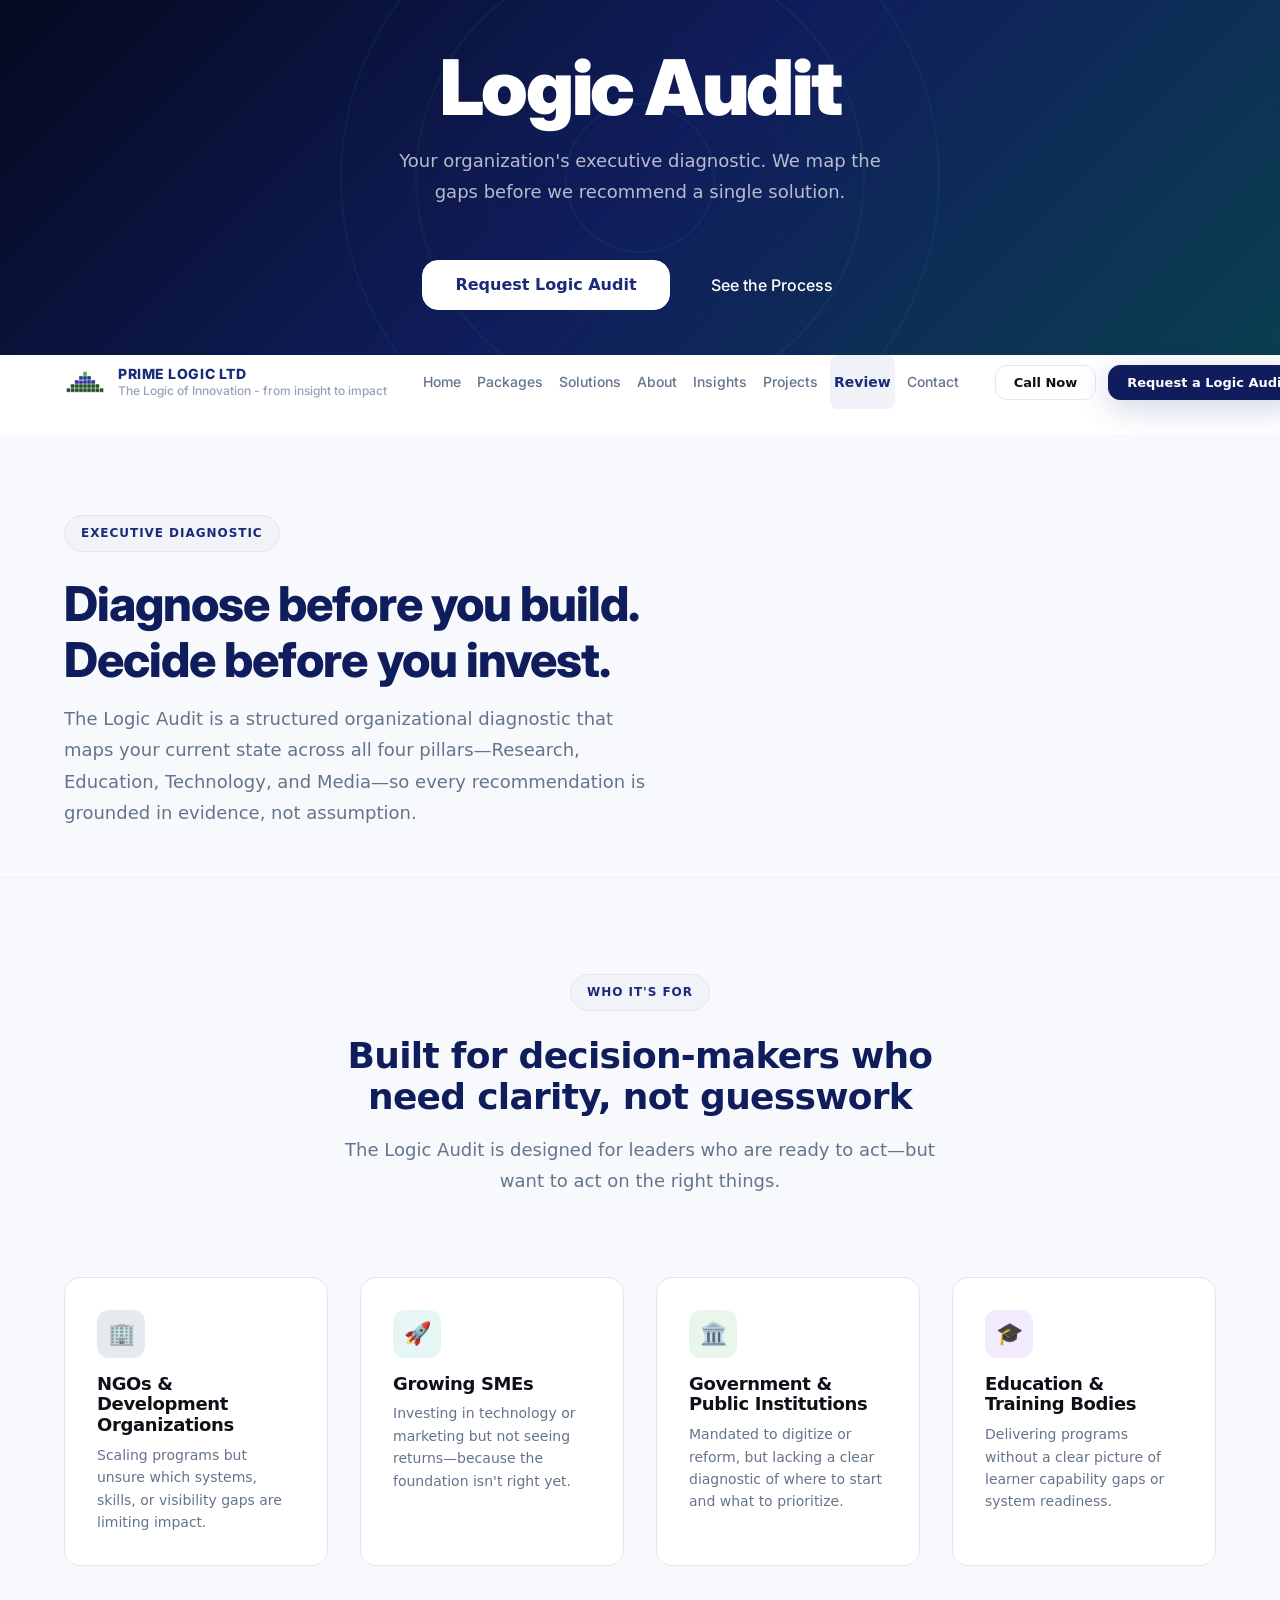
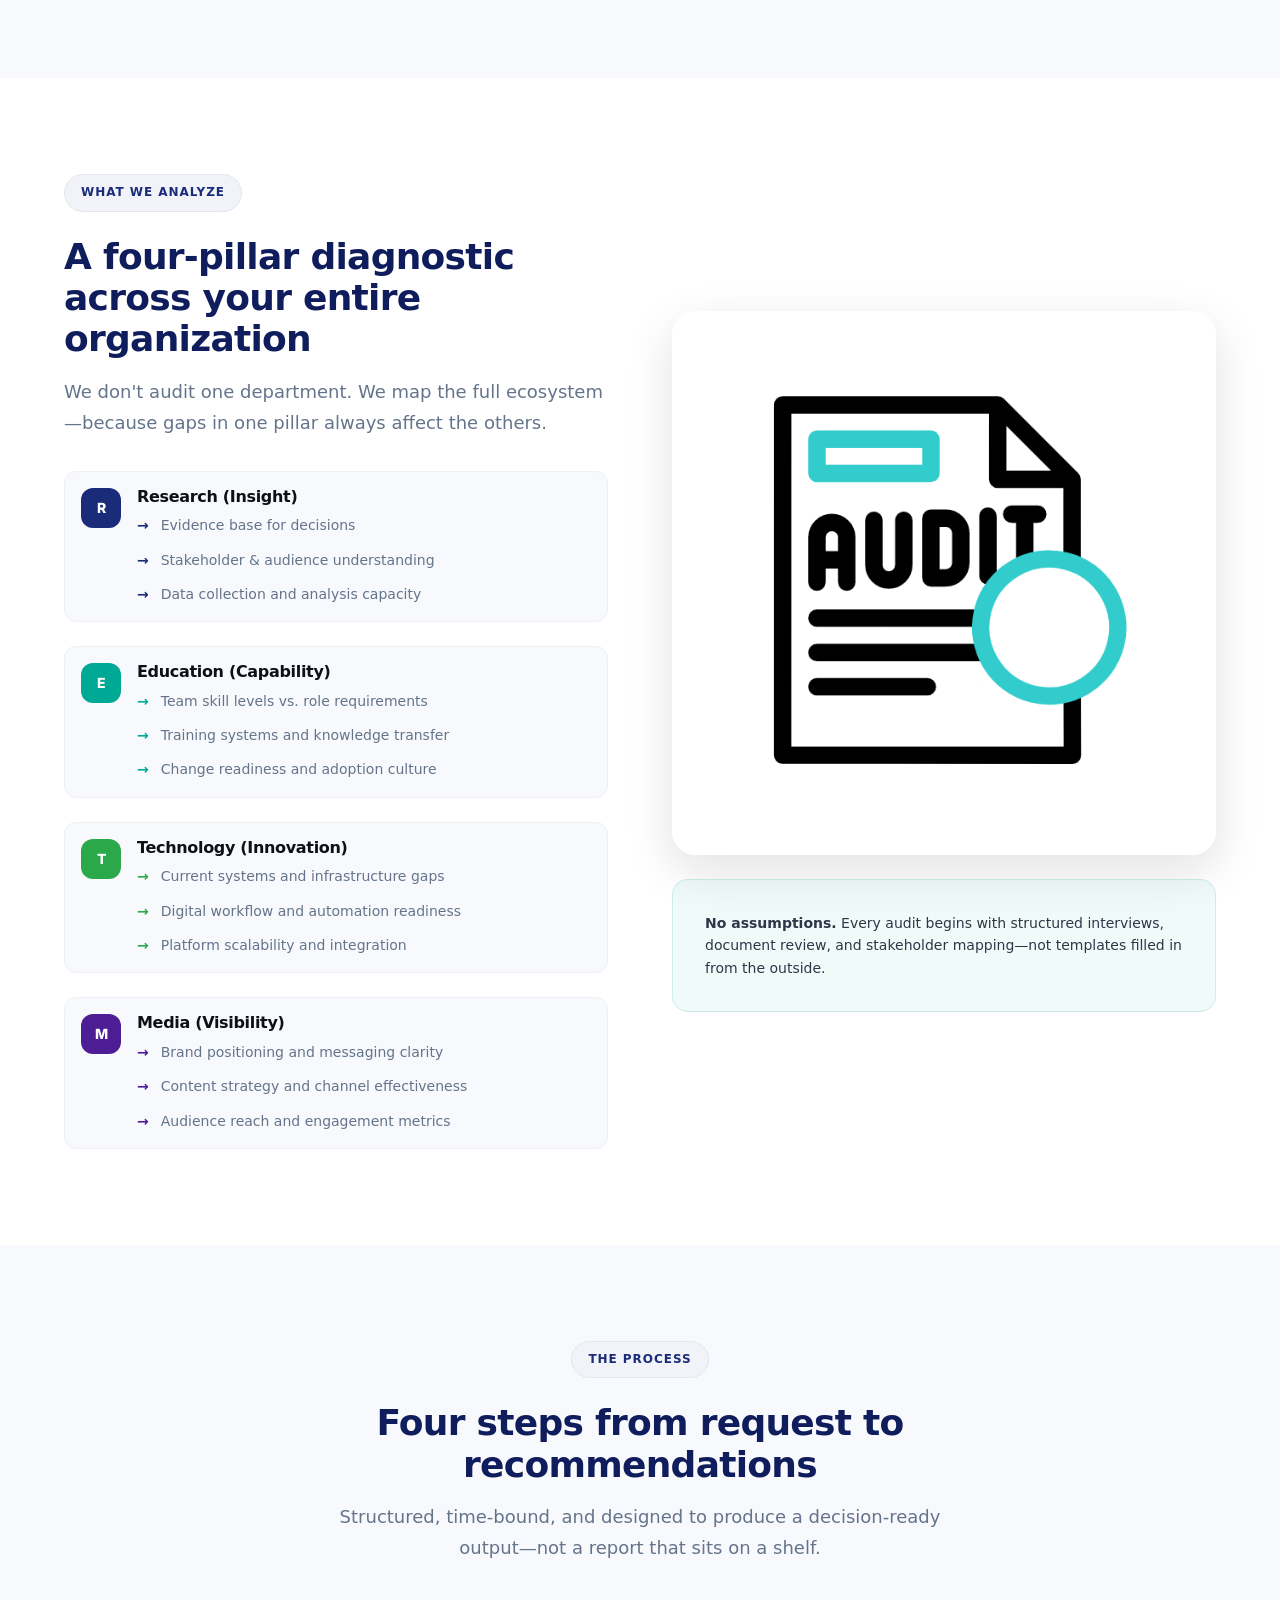
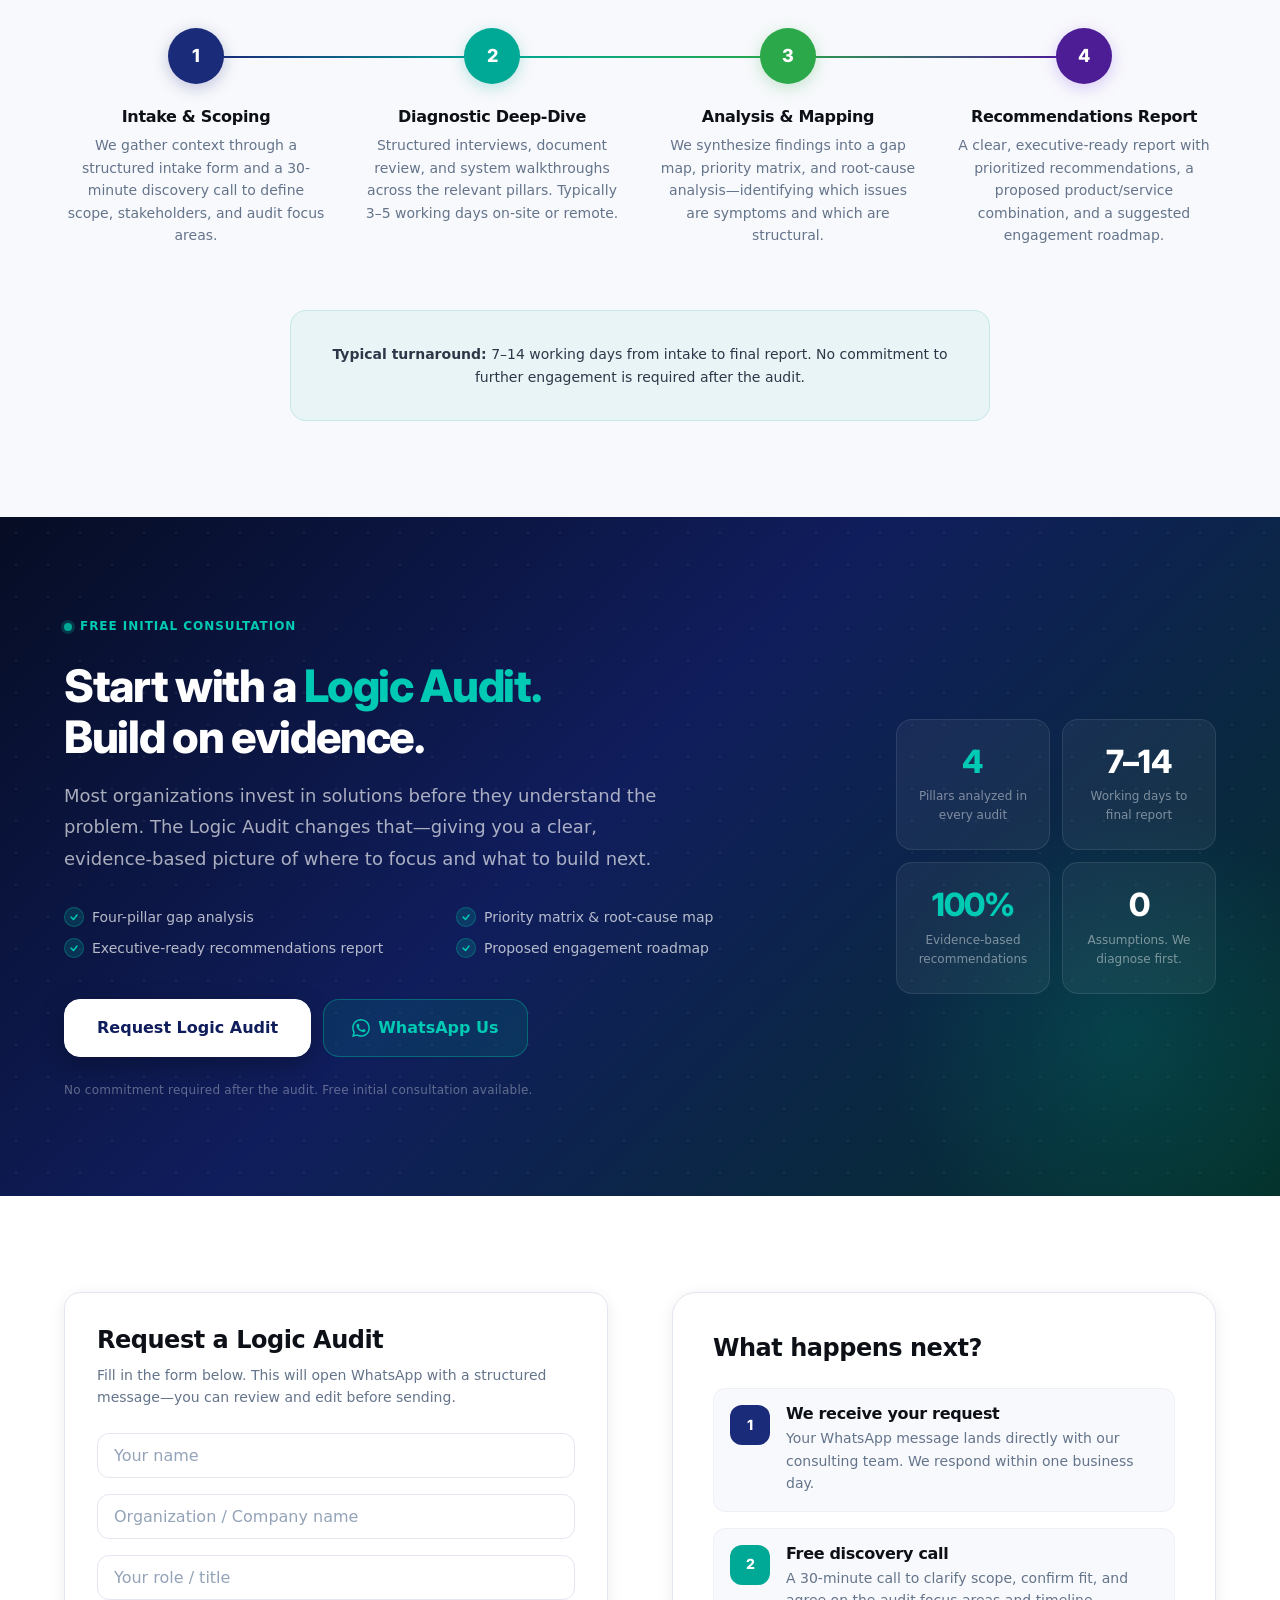
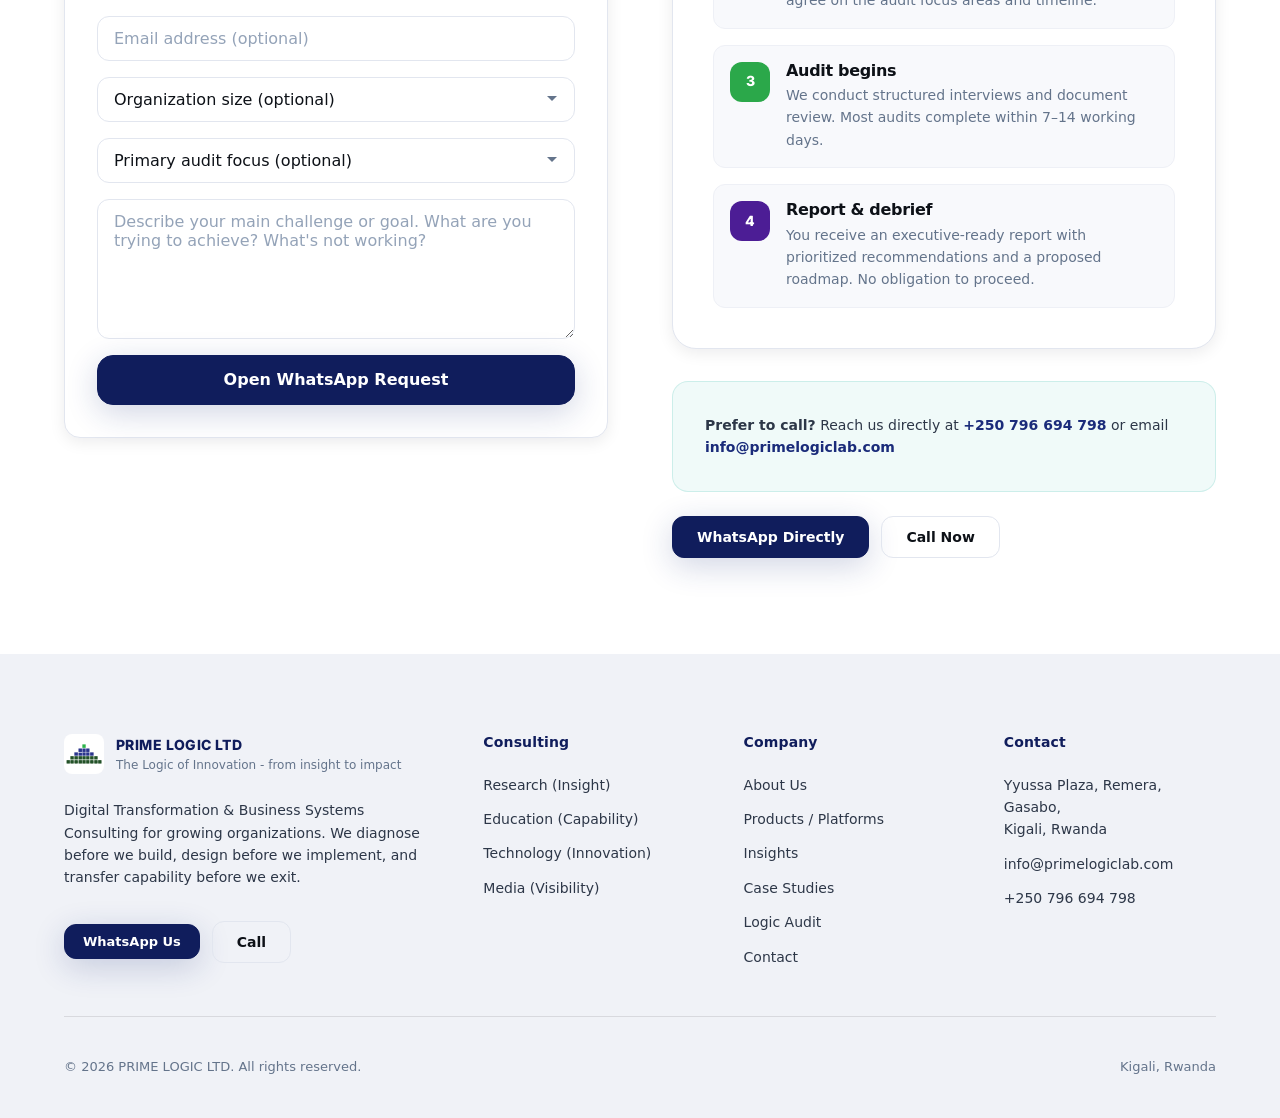
<file: logic-audit.html>
<!doctype html>
<html lang="en">
<head>
  <meta charset="utf-8">
  <meta name="viewport" content="width=device-width, initial-scale=1">
  <title>Logic Audit — PRIME LOGIC LTD</title>
  <meta name="description" content="Request a Logic Audit from Prime Logic LTD. Our executive diagnostic maps your organization's gaps across Research, Education, Technology, and Media—before we recommend a single solution.">
  <link rel="icon" href="assets/img/prime-logic-logo.png">
  <link rel="stylesheet" href="assets/css/styles.css">
  
  <!-- JSON-LD Schema Markup -->
  <script type="application/ld+json">
  {
    "@context": "https://schema.org",
    "@type": "Service",
    "name": "Logic Audit",
    "description": "Executive diagnostic that maps organizational gaps across Research, Education, Technology, and Media before recommending solutions",
    "provider": {
      "@type": "Organization",
      "name": "Prime Logic LTD",
      "url": "https://primelogiclab.com"
    },
    "serviceType": "Business Consulting",
    "areaServed": {
      "@type": "Country",
      "name": "Rwanda"
    },
    "offers": {
      "@type": "Offer",
      "description": "Structured organizational diagnostic across four pillars",
      "availableAtOrFrom": {
        "@type": "Place",
        "address": {
          "@type": "PostalAddress",
          "addressLocality": "Kigali",
          "addressCountry": "RW"
        }
      }
    }
  }
  </script>
  <script type="application/ld+json">
  {
    "@context": "https://schema.org",
    "@type": "FAQPage",
    "mainEntity": [
      {
        "@type": "Question",
        "name": "What is a Logic Audit?",
        "acceptedAnswer": {
          "@type": "Answer",
          "text": "A Logic Audit is a structured organizational diagnostic that maps your current state across all four pillars—Research, Education, Technology, and Media—so every recommendation is grounded in evidence, not assumption."
        }
      },
      {
        "@type": "Question",
        "name": "Who is the Logic Audit for?",
        "acceptedAnswer": {
          "@type": "Answer",
          "text": "The Logic Audit is designed for NGOs, development organizations, growing SMEs, government institutions, and education bodies who need clarity before investing in technology, systems, or campaigns."
        }
      },
      {
        "@type": "Question",
        "name": "How long does a Logic Audit take?",
        "acceptedAnswer": {
          "@type": "Answer",
          "text": "Typical turnaround is 7–14 working days from intake to final report. The diagnostic deep-dive typically takes 3–5 working days on-site or remote."
        }
      },
      {
        "@type": "Question",
        "name": "What do I receive after the Logic Audit?",
        "acceptedAnswer": {
          "@type": "Answer",
          "text": "You receive an executive-ready report with four-pillar gap analysis, priority matrix, root-cause map, prioritized recommendations, and a proposed engagement roadmap. No commitment to further engagement is required."
        }
      },
      {
        "@type": "Question",
        "name": "What are the four pillars analyzed?",
        "acceptedAnswer": {
          "@type": "Answer",
          "text": "Research (Insight): Evidence base, stakeholder understanding, data capacity. Education (Capability): Team skills, training systems, change readiness. Technology (Innovation): Systems gaps, digital workflows, platform scalability. Media (Visibility): Brand positioning, content strategy, audience engagement."
        }
      }
    ]
  }
  </script>
  <script type="application/ld+json">
  {
    "@context": "https://schema.org",
    "@type": "BreadcrumbList",
    "itemListElement": [
      {
        "@type": "ListItem",
        "position": 1,
        "name": "Home",
        "item": "https://primelogiclab.com"
      },
      {
        "@type": "ListItem",
        "position": 2,
        "name": "Logic Audit",
        "item": "https://primelogiclab.com/logic-audit.html"
      }
    ]
  }
  </script>
</head>
<body class="page-home">

  <!-- ─── ANIMATED INTRO ────────────────────────────────────── -->
  <section class="hero-split hero-split--page" id="cinematic-intro" aria-label="Logic Audit introduction">
    <div class="page-intro-rings" aria-hidden="true">
      <div class="page-intro-ring"></div>
      <div class="page-intro-ring"></div>
      <div class="page-intro-ring"></div>
      <div class="page-intro-ring"></div>
    </div>
    <div class="hero-split-container">
      <div class="hero-split-left">
        <h1 class="hero-title">Logic Audit</h1>
        <p class="hero-description">Your organization's executive diagnostic. We map the gaps before we recommend a single solution.</p>
        <div class="hero-actions">
          <a class="btn btn--white btn--lg" href="#audit-form">Request Logic Audit</a>
          <a class="hero-link" href="#how-it-works">See the Process</a>
        </div>
      </div>
    </div>
  </section>

  <!-- ─── HEADER ─────────────────────────────────────────────── -->
  <header class="site-header" id="site-header">
    <div class="container">
      <div class="header-inner">
        <a class="logo" href="index.html" aria-label="Prime Logic Home">
          <img src="assets/img/prime-logic-logo.png" alt="Prime Logic logo" width="42" height="42">
          <div class="logo-text">
            <span class="logo-name">PRIME LOGIC LTD</span>
            <span class="logo-tagline">The Logic of Innovation - from insight to impact</span>
          </div>
        </a>

        <nav class="nav-menu" aria-label="Primary navigation">
          <a href="index.html" data-nav>Home</a>
          <a href="services.html" data-nav>Packages</a>
          <a href="products.html" data-nav>Solutions</a>
          <a href="about.html" data-nav>About</a>
          <a href="insights.html" data-nav>Insights</a>
          <a href="case-studies.html" data-nav>Projects</a>
          <a href="logic-audit.html" data-nav>Review</a>
          <a href="contact.html" data-nav>Contact</a>
        </nav>

        <div class="header-actions">
          <a class="btn btn--secondary btn--sm" href="tel:+250796694798">Call Now</a>
          <a class="btn btn--primary btn--sm" href="#audit-form">Request a Logic Audit</a>
          <button class="menu-toggle" id="menu-toggle" aria-label="Toggle navigation" aria-expanded="false">
            <span></span><span></span><span></span>
          </button>
        </div>
      </div>
    </div>
  </header>

  <!-- ─── MOBILE NAV ──────────────────────────────────────────── -->
  <div class="mobile-nav" id="mobile-nav" role="navigation" aria-label="Mobile navigation">
    <a href="index.html" data-nav>Home</a>
    <a href="services.html" data-nav>Packages</a>
    <a href="products.html" data-nav>Solutions</a>
    <a href="about.html" data-nav>About</a>
    <a href="insights.html" data-nav>Insights</a>
    <a href="case-studies.html" data-nav>Projects</a>
    <a href="logic-audit.html" data-nav>Review</a>
    <a href="contact.html" data-nav>Contact</a>
    <div class="mobile-nav-actions">
      <a class="btn btn--primary" href="#audit-form">Request a Logic Audit</a>
      <a class="btn btn--secondary" href="tel:+250796694798">Call a Consultant</a>
    </div>
  </div>

  <main>

    <!-- ─── PAGE HERO ─────────────────────────────────────────── -->
    <section class="page-hero">
      <div class="container">
        <div class="reveal reveal--left">
          <span class="section-label">Executive Diagnostic</span>
          <h1 class="page-hero-title">Diagnose before you build. Decide before you invest.</h1>
          <p class="page-hero-subtitle">
            The Logic Audit is a structured organizational diagnostic that maps your current state across all four pillars—Research, Education, Technology, and Media—so every recommendation is grounded in evidence, not assumption.
          </p>
        </div>
      </div>
    </section>

    <!-- ─── WHO IT IS FOR ─────────────────────────────────────── -->
    <section class="section section--alt">
      <div class="container">
        <div class="section-header section-header--center reveal">
          <span class="section-label">Who It's For</span>
          <h2 class="section-title">Built for decision-makers who need clarity, not guesswork</h2>
          <p class="section-subtitle">The Logic Audit is designed for leaders who are ready to act—but want to act on the right things.</p>
        </div>

        <div class="grid-4" style="margin-top: var(--sp-8);">
          <div class="card reveal">
            <div class="card-icon card-icon--blue">🏢</div>
            <h3 class="card-title">NGOs &amp; Development Organizations</h3>
            <p class="card-text">Scaling programs but unsure which systems, skills, or visibility gaps are limiting impact.</p>
          </div>
          <div class="card reveal reveal-delay-1">
            <div class="card-icon card-icon--teal">🚀</div>
            <h3 class="card-title">Growing SMEs</h3>
            <p class="card-text">Investing in technology or marketing but not seeing returns—because the foundation isn't right yet.</p>
          </div>
          <div class="card reveal reveal-delay-2">
            <div class="card-icon card-icon--green">🏛️</div>
            <h3 class="card-title">Government &amp; Public Institutions</h3>
            <p class="card-text">Mandated to digitize or reform, but lacking a clear diagnostic of where to start and what to prioritize.</p>
          </div>
          <div class="card reveal reveal-delay-3">
            <div class="card-icon card-icon--red">🎓</div>
            <h3 class="card-title">Education &amp; Training Bodies</h3>
            <p class="card-text">Delivering programs without a clear picture of learner capability gaps or system readiness.</p>
          </div>
        </div>
      </div>
    </section>

    <!-- ─── WHAT WE ANALYZE ───────────────────────────────────── -->
    <section class="section">
      <div class="container">
        <div class="split split--center">
          <div class="reveal reveal--left">
            <span class="section-label">What We Analyze</span>
            <h2 class="section-title">A four-pillar diagnostic across your entire organization</h2>
            <p class="section-subtitle" style="margin-bottom: var(--sp-6);">
              We don't audit one department. We map the full ecosystem—because gaps in one pillar always affect the others.
            </p>

            <div style="display: flex; flex-direction: column; gap: var(--sp-5);">

              <div class="step">
                <div class="step-num">R</div>
                <div>
                  <h4 class="step-title">Research (Insight)</h4>
                  <ul class="check-list" style="margin-top: var(--sp-2);">
                    <li>Evidence base for decisions</li>
                    <li>Stakeholder &amp; audience understanding</li>
                    <li>Data collection and analysis capacity</li>
                  </ul>
                </div>
              </div>

              <div class="step">
                <div class="step-num step-num--teal">E</div>
                <div>
                  <h4 class="step-title">Education (Capability)</h4>
                  <ul class="check-list check-list--teal" style="margin-top: var(--sp-2);">
                    <li>Team skill levels vs. role requirements</li>
                    <li>Training systems and knowledge transfer</li>
                    <li>Change readiness and adoption culture</li>
                  </ul>
                </div>
              </div>

              <div class="step">
                <div class="step-num step-num--green">T</div>
                <div>
                  <h4 class="step-title">Technology (Innovation)</h4>
                  <ul class="check-list check-list--green" style="margin-top: var(--sp-2);">
                    <li>Current systems and infrastructure gaps</li>
                    <li>Digital workflow and automation readiness</li>
                    <li>Platform scalability and integration</li>
                  </ul>
                </div>
              </div>

              <div class="step">
                <div class="step-num step-num--red">M</div>
                <div>
                  <h4 class="step-title">Media (Visibility)</h4>
                  <ul class="check-list check-list--red" style="margin-top: var(--sp-2);">
                    <li>Brand positioning and messaging clarity</li>
                    <li>Content strategy and channel effectiveness</li>
                    <li>Audience reach and engagement metrics</li>
                  </ul>
                </div>
              </div>

            </div>
          </div>

          <div class="reveal reveal-delay-1">
            <img src="assets/img/Audit.gif" alt="Logic Audit diagnostic process" class="section-img" style="border-radius: var(--radius-xl); box-shadow: var(--shadow-lg);" loading="lazy">
            <div class="notice" style="margin-top: var(--sp-5);">
              <strong>No assumptions.</strong> Every audit begins with structured interviews, document review, and stakeholder mapping—not templates filled in from the outside.
            </div>
          </div>
        </div>
      </div>
    </section>

    <!-- ─── PROCESS ───────────────────────────────────────────── -->
    <section class="section section--alt" id="how-it-works">
      <div class="container">
        <div class="section-header section-header--center reveal">
          <span class="section-label">The Process</span>
          <h2 class="section-title">Four steps from request to recommendations</h2>
          <p class="section-subtitle">Structured, time-bound, and designed to produce a decision-ready output—not a report that sits on a shelf.</p>
        </div>

        <div class="timeline" style="margin-top: var(--sp-9);">
          <div class="timeline-step reveal">
            <div class="timeline-num">1</div>
            <h4 class="timeline-title">Intake &amp; Scoping</h4>
            <p class="timeline-text">We gather context through a structured intake form and a 30-minute discovery call to define scope, stakeholders, and audit focus areas.</p>
          </div>
          <div class="timeline-step reveal reveal-delay-1">
            <div class="timeline-num timeline-num--teal">2</div>
            <h4 class="timeline-title">Diagnostic Deep-Dive</h4>
            <p class="timeline-text">Structured interviews, document review, and system walkthroughs across the relevant pillars. Typically 3–5 working days on-site or remote.</p>
          </div>
          <div class="timeline-step reveal reveal-delay-2">
            <div class="timeline-num timeline-num--green">3</div>
            <h4 class="timeline-title">Analysis &amp; Mapping</h4>
            <p class="timeline-text">We synthesize findings into a gap map, priority matrix, and root-cause analysis—identifying which issues are symptoms and which are structural.</p>
          </div>
          <div class="timeline-step reveal reveal-delay-3">
            <div class="timeline-num timeline-num--red">4</div>
            <h4 class="timeline-title">Recommendations Report</h4>
            <p class="timeline-text">A clear, executive-ready report with prioritized recommendations, a proposed product/service combination, and a suggested engagement roadmap.</p>
          </div>
        </div>

        <div class="notice" style="max-width: 700px; margin: var(--sp-9) auto 0; text-align: center;">
          <strong>Typical turnaround:</strong> 7–14 working days from intake to final report. No commitment to further engagement is required after the audit.
        </div>
      </div>
    </section>

    <!-- ─── CTA SECTION ───────────────────────────────────────── -->
    <section class="la-cta">
      <div class="la-cta__grid" aria-hidden="true"></div>
      <div class="container">
        <div class="la-cta__inner">
          <div>
            <div class="la-cta__eyebrow">
              <span class="la-cta__dot"></span>
              Free Initial Consultation
            </div>
            <h2 class="la-cta__heading">
              Start with a <span class="la-cta__heading-accent">Logic Audit.</span><br>
              Build on evidence.
            </h2>
            <p class="la-cta__sub">
              Most organizations invest in solutions before they understand the problem. The Logic Audit changes that—giving you a clear, evidence-based picture of where to focus and what to build next.
            </p>
            <ul class="la-cta__list">
              <li>
                <span class="la-cta__list-icon">
                  <svg width="10" height="10" viewBox="0 0 10 10" fill="none"><path d="M2 5l2.5 2.5L8 3" stroke="currentColor" stroke-width="1.5" stroke-linecap="round" stroke-linejoin="round"/></svg>
                </span>
                Four-pillar gap analysis
              </li>
              <li>
                <span class="la-cta__list-icon">
                  <svg width="10" height="10" viewBox="0 0 10 10" fill="none"><path d="M2 5l2.5 2.5L8 3" stroke="currentColor" stroke-width="1.5" stroke-linecap="round" stroke-linejoin="round"/></svg>
                </span>
                Priority matrix &amp; root-cause map
              </li>
              <li>
                <span class="la-cta__list-icon">
                  <svg width="10" height="10" viewBox="0 0 10 10" fill="none"><path d="M2 5l2.5 2.5L8 3" stroke="currentColor" stroke-width="1.5" stroke-linecap="round" stroke-linejoin="round"/></svg>
                </span>
                Executive-ready recommendations report
              </li>
              <li>
                <span class="la-cta__list-icon">
                  <svg width="10" height="10" viewBox="0 0 10 10" fill="none"><path d="M2 5l2.5 2.5L8 3" stroke="currentColor" stroke-width="1.5" stroke-linecap="round" stroke-linejoin="round"/></svg>
                </span>
                Proposed engagement roadmap
              </li>
            </ul>
            <div class="la-cta__actions">
              <a class="la-cta__btn-primary" href="#audit-form">Request Logic Audit</a>
              <a class="la-cta__btn-secondary" href="https://wa.me/250796694798?text=Hello%20Prime%20Logic%20Team.%20I%E2%80%99m%20interested%20in%20a%20Logic%20Audit.%20My%20organization%20is%20_____.%20Our%20main%20challenge%20is%20_____.%20Please%20advise%20next%20steps." target="_blank" rel="noopener">
                <svg width="18" height="18" viewBox="0 0 24 24" fill="currentColor"><path d="M17.472 14.382c-.297-.149-1.758-.867-2.03-.967-.273-.099-.471-.148-.67.15-.197.297-.767.966-.94 1.164-.173.199-.347.223-.644.075-.297-.15-1.255-.463-2.39-1.475-.883-.788-1.48-1.761-1.653-2.059-.173-.297-.018-.458.13-.606.134-.133.298-.347.446-.52.149-.174.198-.298.298-.497.099-.198.05-.371-.025-.52-.075-.149-.669-1.612-.916-2.207-.242-.579-.487-.5-.669-.51-.173-.008-.371-.01-.57-.01-.198 0-.52.074-.792.372-.272.297-1.04 1.016-1.04 2.479 0 1.462 1.065 2.875 1.213 3.074.149.198 2.096 3.2 5.077 4.487.709.306 1.262.489 1.694.625.712.227 1.36.195 1.871.118.571-.085 1.758-.719 2.006-1.413.248-.694.248-1.289.173-1.413-.074-.124-.272-.198-.57-.347m-5.421 7.403h-.004a9.87 9.87 0 01-5.031-1.378l-.361-.214-3.741.982.998-3.648-.235-.374a9.86 9.86 0 01-1.51-5.26c.001-5.45 4.436-9.884 9.888-9.884 2.64 0 5.122 1.03 6.988 2.898a9.825 9.825 0 012.893 6.994c-.003 5.45-4.437 9.884-9.885 9.884m8.413-18.297A11.815 11.815 0 0012.05 0C5.495 0 .16 5.335.157 11.892c0 2.096.547 4.142 1.588 5.945L.057 24l6.305-1.654a11.882 11.882 0 005.683 1.448h.005c6.554 0 11.89-5.335 11.893-11.893a11.821 11.821 0 00-3.48-8.413z"/></svg>
                WhatsApp Us
              </a>
            </div>
            <p class="la-cta__reassurance">No commitment required after the audit. Free initial consultation available.</p>
          </div>

          <div class="la-cta__stats">
            <div class="la-cta__stat">
              <div class="la-cta__stat-val">4</div>
              <div class="la-cta__stat-lbl">Pillars analyzed in every audit</div>
            </div>
            <div class="la-cta__stat">
              <div class="la-cta__stat-val">7–14</div>
              <div class="la-cta__stat-lbl">Working days to final report</div>
            </div>
            <div class="la-cta__stat">
              <div class="la-cta__stat-val">100%</div>
              <div class="la-cta__stat-lbl">Evidence-based recommendations</div>
            </div>
            <div class="la-cta__stat">
              <div class="la-cta__stat-val">0</div>
              <div class="la-cta__stat-lbl">Assumptions. We diagnose first.</div>
            </div>
          </div>
        </div>
      </div>
    </section>

    <!-- ─── AUDIT REQUEST FORM ────────────────────────────────── -->
    <section class="section" id="audit-form">
      <div class="container">
        <div class="split">
          <div class="reveal reveal--left">
            <div class="card card--elevated">
              <h2 class="h3" style="margin-bottom: var(--sp-2);">Request a Logic Audit</h2>
              <p class="text-small" style="margin-bottom: var(--sp-5);">Fill in the form below. This will open WhatsApp with a structured message—you can review and edit before sending.</p>

              <form class="form-group" data-wa-form data-wa-base="https://wa.me/250796694798?text=">
                <input class="form-field" name="name" placeholder="Your name" required>
                <input class="form-field" name="org" placeholder="Organization / Company name" required>
                <input class="form-field" name="role" placeholder="Your role / title" required>
                <input class="form-field" name="email" placeholder="Email address (optional)">
                <select class="form-field" name="size">
                  <option value="">Organization size (optional)</option>
                  <option>1–10 people</option>
                  <option>11–50 people</option>
                  <option>51–200 people</option>
                  <option>200+ people</option>
                </select>
                <select class="form-field" name="focus">
                  <option value="">Primary audit focus (optional)</option>
                  <option>Research &amp; Evidence (Insight)</option>
                  <option>Team Capability &amp; Training (Education)</option>
                  <option>Systems &amp; Technology (Innovation)</option>
                  <option>Brand &amp; Visibility (Media)</option>
                  <option>Full four-pillar audit</option>
                </select>
                <textarea class="form-field" name="challenge" placeholder="Describe your main challenge or goal. What are you trying to achieve? What's not working?" required></textarea>
                <button class="btn btn--primary btn--lg" type="submit" style="width:100%;">Open WhatsApp Request</button>
              </form>
            </div>
          </div>

          <div class="reveal reveal-delay-1">
            <div class="panel">
              <h2 class="h3" style="margin-bottom: var(--sp-5);">What happens next?</h2>

              <div class="steps">
                <div class="step">
                  <div class="step-num">1</div>
                  <div>
                    <h4 class="step-title">We receive your request</h4>
                    <p class="step-text">Your WhatsApp message lands directly with our consulting team. We respond within one business day.</p>
                  </div>
                </div>
                <div class="step">
                  <div class="step-num step-num--teal">2</div>
                  <div>
                    <h4 class="step-title">Free discovery call</h4>
                    <p class="step-text">A 30-minute call to clarify scope, confirm fit, and agree on the audit focus areas and timeline.</p>
                  </div>
                </div>
                <div class="step">
                  <div class="step-num step-num--green">3</div>
                  <div>
                    <h4 class="step-title">Audit begins</h4>
                    <p class="step-text">We conduct structured interviews and document review. Most audits complete within 7–14 working days.</p>
                  </div>
                </div>
                <div class="step">
                  <div class="step-num step-num--red">4</div>
                  <div>
                    <h4 class="step-title">Report &amp; debrief</h4>
                    <p class="step-text">You receive an executive-ready report with prioritized recommendations and a proposed roadmap. No obligation to proceed.</p>
                  </div>
                </div>
              </div>
            </div>

            <div class="notice" style="margin-top: var(--sp-6);">
              <strong>Prefer to call?</strong> Reach us directly at <a href="tel:+250796694798" style="color: var(--prime-blue); font-weight: var(--fw-semibold);">+250 796 694 798</a> or email <a href="mailto:info@primelogiclab.com" style="color: var(--prime-blue); font-weight: var(--fw-semibold);">info@primelogiclab.com</a>
            </div>

            <div style="margin-top: var(--sp-5);">
              <div class="cta-row">
                <a class="btn btn--primary" href="https://wa.me/250796694798?text=Hello%20Prime%20Logic%20Team.%20I%E2%80%99m%20interested%20in%20a%20Logic%20Audit.%20My%20organization%20is%20_____.%20Our%20main%20challenge%20is%20_____.%20Please%20advise%20next%20steps." target="_blank" rel="noopener">WhatsApp Directly</a>
                <a class="btn btn--secondary" href="tel:+250796694798">Call Now</a>
              </div>
            </div>
          </div>
        </div>
      </div>
    </section>

  </main>

  <!-- ─── FOOTER ──────────────────────────────────────────────── -->
  <footer class="site-footer">
    <div class="container">
      <div class="footer-grid">
        <div>
          <div class="footer-brand">
            <img src="assets/img/prime-logic-logo.png" alt="Prime Logic logo" width="40" height="40">
            <div>
              <div class="footer-brand-name">PRIME LOGIC LTD</div>
              <div class="footer-brand-tag">The Logic of Innovation - from insight to impact</div>
            </div>
          </div>
          <p class="footer-desc">
            Digital Transformation &amp; Business Systems Consulting for growing organizations.
            We diagnose before we build, design before we implement, and transfer capability before we exit.
          </p>
          <div class="cta-row">
            <a class="btn btn--primary btn--sm" href="https://wa.me/250796694798?text=Hello%20Prime%20Logic%20Team.%20I%E2%80%99m%20interested%20in%20a%20Logic%20Audit.%20My%20organization%20is%20_____.%20We%20need%20support%20with%20%28Research%20/%20Education%20/%20Technology%20/%20Media%29.%20Our%20goal%20is%20_____.%20Please%20advise%20next%20steps." target="_blank" rel="noopener">WhatsApp Us</a>
            <a class="btn btn--secondary" href="tel:+250796694798">Call</a>
          </div>
        </div>

        <div>
          <h4 class="footer-col-title">Consulting</h4>
          <nav class="footer-links" aria-label="Footer services">
            <a href="services.html#research">Research (Insight)</a>
            <a href="services.html#education">Education (Capability)</a>
            <a href="services.html#technology">Technology (Innovation)</a>
            <a href="services.html#media">Media (Visibility)</a>
          </nav>
        </div>

        <div>
          <h4 class="footer-col-title">Company</h4>
          <nav class="footer-links" aria-label="Footer company">
            <a href="about.html">About Us</a>
            <a href="products.html">Products / Platforms</a>
            <a href="insights.html">Insights</a>
            <a href="case-studies.html">Case Studies</a>
            <a href="logic-audit.html">Logic Audit</a>
            <a href="contact.html">Contact</a>
          </nav>
        </div>

        <div>
          <h4 class="footer-col-title">Contact</h4>
          <div class="footer-contact-item">Yyussa Plaza, Remera, Gasabo,<br>Kigali, Rwanda</div>
          <div class="footer-contact-item"><a href="mailto:info@primelogiclab.com">info@primelogiclab.com</a></div>
          <div class="footer-contact-item"><a href="tel:+250796694798">+250 796 694 798</a></div>
        </div>
      </div>

      <div class="footer-bottom">
        <span>&copy; 2026 PRIME LOGIC LTD. All rights reserved.</span>
        <span>Kigali, Rwanda</span>
      </div>
    </div>
  </footer>

  <script src="assets/js/main.js"></script>
</body>
</html>
</file>
<file: assets/css/styles.css>
/* ============================================================
   PRIME LOGIC LTD — Design System & Styles
   Version: 2.0 — Enterprise Redesign
   ============================================================ */

/* ─── GOOGLE FONTS ─────────────────────────────────────────── */
@import url('https://fonts.googleapis.com/css2?family=Inter:wght@400;500;600;700;800;900&display=swap');

/* Preload critical font weights */
@font-face {
  font-family: 'Inter';
  font-style: normal;
  font-weight: 400;
  font-disay: swap;
  src: local('Inter');
}

@font-face {
  font-family: 'Inter';
  font-style: normal;
  font-weight: 600;
  font-display: swap;
  src: local('Inter');
}

@font-face {
  font-family: 'Inter';
  font-style: normal;
  font-weight: 700;
  font-display: swap;
  src: local('Inter');
}

/* ─── DESIGN TOKENS ────────────────────────────────────────── */
:root {
  /* Brand Colors */
  --prime-blue:    #1a2b7a;
  --prime-blue-light: #2d3fa8;
  --prime-blue-dark:  #101d5c;
  --tech-teal:     #00A896;
  --tech-teal-light: #00c9b4;
  --insight-green: #2ba84a;
  --insight-green-light: #34d058;
  --media-amber:     #4c1d95;
  --media-amber-light: #5b21b6;

  /* Neutrals */
  --ink:           #0d1117;
  --ink-secondary: #2d3748;
  --muted:         #64748b;
  --subtle:        #94a3b8;
  --bg:            #ffffff;
  --bg-warm:       #f8f9fc;
  --bg-alt:        #f1f3f8;
  --panel:         #f5f6fa;
  --line:          #e2e6ef;
  --line-light:    #eef0f6;

  /* Typography Scale (Major Third 1.25) */
  --fs-display:    clamp(2.75rem, 5vw, 3.5rem);
  --fs-h1:         clamp(2.25rem, 4vw, 3rem);
  --fs-h2:         clamp(1.75rem, 3vw, 2.25rem);
  --fs-h3:         clamp(1.25rem, 2vw, 1.5rem);
  --fs-h4:         1.125rem;
  --fs-body:       1rem;
  --fs-body-lg:    1.125rem;
  --fs-small:      0.875rem;
  --fs-xs:         0.8125rem;
  --fs-caption:    0.75rem;

  /* Font Weights */
  --fw-regular:    400;
  --fw-medium:     500;
  --fw-semibold:   600;
  --fw-bold:       700;
  --fw-extrabold:  800;
  --fw-black:      900;

  /* Line Heights */
  --lh-tight:      1.15;
  --lh-snug:       1.3;
  --lh-normal:     1.6;
  --lh-relaxed:    1.75;

  /* Spacing Scale (8px base) */
  --sp-1:  0.25rem;
  --sp-2:  0.5rem;
  --sp-3:  0.75rem;
  --sp-4:  1rem;
  --sp-5:  1.5rem;
  --sp-6:  2rem;
  --sp-7:  2.5rem;
  --sp-8:  3rem;
  --sp-9:  4rem;
  --sp-10: 5rem;
  --sp-11: 6rem;
  --sp-12: 8rem;

  /* Border Radius */
  --radius-sm:     8px;
  --radius:        12px;
  --radius-lg:     16px;
  --radius-xl:     24px;
  --radius-full:   9999px;

  /* Shadows */
  --shadow-xs:     0 1px 2px rgba(0,0,0,.05);
  --shadow-sm:     0 2px 8px rgba(13,17,23,.06);
  --shadow:        0 4px 16px rgba(13,17,23,.08);
  --shadow-md:     0 8px 24px rgba(13,17,23,.10);
  --shadow-lg:     0 16px 48px rgba(13,17,23,.12);
  --shadow-xl:     0 24px 64px rgba(13,17,23,.16);
  --shadow-glow-blue:  0 8px 32px rgba(26,43,122,.20);
  --shadow-glow-teal:  0 8px 32px rgba(0,168,150,.20);

  /* Transitions */
  --ease:          cubic-bezier(.4, 0, .2, 1);
  --duration:      0.3s;
  --duration-fast: 0.15s;
  --duration-slow: 0.5s;

  /* Layout */
  --max-width:     1200px;
  --header-height: 80px;
  --header-height-scrolled: 64px;
}

/* ─── RESET ────────────────────────────────────────────────── */
*,
*::before,
*::after {
  box-sizing: border-box;
  margin: 0;
  padding: 0;
}

html {
  scroll-behavior: smooth;
  -webkit-text-size-adjust: 100%;
}

body {
  font-family: 'Inter', system-ui, -apple-system, 'Segoe UI', Roboto, sans-serif;
  font-size: var(--fs-body);
  line-height: var(--lh-normal);
  color: var(--ink);
  background: var(--bg);
  -webkit-font-smoothing: antialiased;
  -moz-osx-font-smoothing: grayscale;
  overflow-x: hidden;
}

a {
  color: inherit;
  text-decoration: none;
  transition: color var(--duration) var(--ease);
}

img {
  max-width: 100%;
  display: block;
  height: auto;
}

ul, ol {
  list-style: none;
}

h1, h2, h3, h4, h5, h6 {
  font-weight: var(--fw-bold);
  line-height: var(--lh-tight);
  letter-spacing: -0.02em;
}

/* ─── LAYOUT ───────────────────────────────────────────────── */
.container {
  width: 100%;
  max-width: var(--max-width);
  margin: 0 auto;
  padding: 0 var(--sp-5);
}

.section {
  padding: var(--sp-11) 0;
}

.section--sm {
  padding: var(--sp-9) 0;
}

.section--lg {
  padding: var(--sp-12) 0;
}

.section--dark {
  background: var(--ink);
  color: #fff;
}

.section--alt {
  background: var(--bg-warm);
}

.section--blue {
  background: linear-gradient(135deg, var(--prime-blue-dark), var(--prime-blue));
  color: #fff;
}

/* ─── TYPOGRAPHY ───────────────────────────────────────────── */
.display {
  font-size: var(--fs-display);
  font-weight: var(--fw-black);
  line-height: 1.08;
  letter-spacing: -0.03em;
}

.h1 {
  font-size: var(--fs-h1);
  font-weight: var(--fw-extrabold);
  line-height: var(--lh-tight);
  letter-spacing: -0.025em;
}

.h2 {
  font-size: var(--fs-h2);
  font-weight: var(--fw-bold);
  line-height: var(--lh-snug);
}

.h3 {
  font-size: var(--fs-h3);
  font-weight: var(--fw-bold);
  line-height: var(--lh-snug);
}

.h4 {
  font-size: var(--fs-h4);
  font-weight: var(--fw-semibold);
  line-height: var(--lh-snug);
}

.text-body {
  font-size: var(--fs-body);
  color: var(--muted);
  line-height: var(--lh-normal);
}

.text-body-lg {
  font-size: var(--fs-body-lg);
  color: var(--muted);
  line-height: var(--lh-normal);
}

.text-small {
  font-size: var(--fs-small);
  color: var(--muted);
  line-height: var(--lh-normal);
}

.text-xs {
  font-size: var(--fs-xs);
  color: var(--muted);
}

.text-caption {
  font-size: var(--fs-caption);
  color: var(--subtle);
  letter-spacing: 0.02em;
}

.text-center { text-align: center; }
.text-white { color: #fff; }

.section-label {
  display: inline-flex;
  align-items: center;
  gap: var(--sp-2);
  padding: var(--sp-2) var(--sp-4);
  background: var(--bg-alt);
  border: 1px solid var(--line);
  border-radius: var(--radius-full);
  font-size: var(--fs-caption);
  font-weight: var(--fw-semibold);
  color: var(--prime-blue);
  text-transform: uppercase;
  letter-spacing: 0.08em;
  margin-bottom: var(--sp-5);
}

.section--dark .section-label,
.section--blue .section-label {
  background: rgba(255,255,255,.1);
  border-color: rgba(255,255,255,.15);
  color: rgba(255,255,255,.9);
}

.section-title {
  font-size: var(--fs-h2);
  font-weight: var(--fw-bold);
  margin-bottom: var(--sp-4);
  max-width: 680px;
  color: var(--prime-blue-dark);
}

.section-subtitle {
  font-size: var(--fs-body-lg);
  color: var(--muted);
  max-width: 620px;
  line-height: var(--lh-relaxed);
}

.section-header {
  margin-bottom: var(--sp-9);
}

.section-header--center {
  text-align: center;
  margin-left: auto;
  margin-right: auto;
}

.section-header--center .section-title,
.section-header--center .section-subtitle {
  margin-left: auto;
  margin-right: auto;
}

/* ─── GRID UTILITIES ───────────────────────────────────────── */
.grid-4 {
  display: flex;
  flex-wrap: wrap;
  justify-content: center;
  gap: var(--sp-6);
}

/* Make sure cards have consistent width and are centered */
.grid-4 > .card {
  flex: 1 1 260px;
  max-width: 340px;
  min-width: 220px;
  margin: var(--sp-4) var(--sp-3);
}
.grid-4 {
  grid-template-columns: repeat(4, 1fr);
}

/* Center cards in grid-4, even if fewer than 4 */
.grid-4 > .card {
  margin-left: auto;
  margin-right: auto;
}

.flex {
  display: flex;
  align-items: center;
}

.flex-between {
  display: flex;
  align-items: center;
  justify-content: space-between;
}

.gap-2 { gap: var(--sp-2); }
.gap-3 { gap: var(--sp-3); }
.gap-4 { gap: var(--sp-4); }
.gap-5 { gap: var(--sp-5); }
.gap-6 { gap: var(--sp-6); }

/* ─── HEADER ───────────────────────────────────────────────── */
.site-header {
  position: sticky;
  top: 0;
  z-index: 200;
  background: rgba(255,255,255,.92);
  backdrop-filter: saturate(180%) blur(20px);
  -webkit-backdrop-filter: saturate(180%) blur(20px);
  border-bottom: 1px solid transparent;
  height: var(--header-height);
  transition:
    background var(--duration) var(--ease),
    height     var(--duration) var(--ease),
    box-shadow var(--duration) var(--ease),
    border-color var(--duration) var(--ease);
  /* Force sticky on all devices */
  will-change: transform;
  transform: translateZ(0);
}

.site-header.scrolled {
  background: rgba(255,255,255,.97);
  border-bottom-color: var(--line);
  box-shadow: 0 4px 24px rgba(13,17,23,.10), 0 1px 0 rgba(13,17,23,.04);
  height: var(--header-height-scrolled);
}

.header-inner {
  display: flex;
  align-items: center;
  justify-content: space-between;
  height: 100%;
  gap: var(--sp-6);
}

/* Logo */
.logo {
  display: flex;
  align-items: center;
  gap: var(--sp-3);
  flex-shrink: 0;
}

.logo img {
  width: 42px;
  height: 42px;
  border-radius: var(--radius-sm);
  transition: all var(--duration) var(--ease);
}

.site-header.scrolled .logo img {
  width: 36px;
  height: 36px;
}

.logo-text {
  display: flex;
  flex-direction: column;
}

.logo-name {
  font-size: var(--fs-small);
  font-weight: var(--fw-extrabold);
  color: var(--prime-blue);
  letter-spacing: 0.04em;
  line-height: 1.2;
}

.logo-tagline {
  font-size: var(--fs-caption);
  color: var(--subtle);
  font-weight: var(--fw-medium);
  line-height: 1.3;
}

/* Nav */
.nav-menu {
  display: flex;
  align-items: center;
  gap: var(--sp-2);
}

.nav-menu a {
  font-size: var(--fs-small);
  font-weight: var(--fw-medium);
  color: var(--muted);
  padding: var(--sp-4) var(--sp-1);
  border-radius: var(--radius-sm);
  transition: all var(--duration-fast) var(--ease);
  position: relative;
}

.nav-menu a:hover {
  color: var(--ink);
  background: var(--bg-alt);
}

.nav-menu a.active {
  color: var(--prime-blue);
  font-weight: var(--fw-semibold);
  background: rgba(26,43,122,.06);
}

/* Header Actions */
.header-actions {
  display: flex;
  align-items: center;
  gap: var(--sp-3);
  flex-shrink: 0;
}

/* Mobile Menu Toggle */
.menu-toggle {
  display: none;
  flex-direction: column;
  justify-content: center;
  align-items: center;
  width: 44px;
  height: 44px;
  background: none;
  border: none;
  cursor: pointer;
  gap: 5px;
  padding: var(--sp-2);
  border-radius: var(--radius-sm);
  transition: background var(--duration-fast) var(--ease);
}

.menu-toggle:hover {
  background: var(--bg-alt);
}

.menu-toggle span {
  display: block;
  width: 22px;
  height: 2px;
  background: var(--ink);
  border-radius: 2px;
  transition: all var(--duration) var(--ease);
  transform-origin: center;
}

.menu-toggle.open span:nth-child(1) {
  transform: rotate(45deg) translate(5px, 5px);
}

.menu-toggle.open span:nth-child(2) {
  opacity: 0;
  transform: scaleX(0);
}

.menu-toggle.open span:nth-child(3) {
  transform: rotate(-45deg) translate(5px, -5px);
}

/* Logic Audit nav highlight */
.nav-audit {
  background: var(--tech-teal) !important;
  color: #fff !important;
  font-weight: var(--fw-semibold) !important;
  border-radius: var(--radius-sm);
  padding: var(--sp-2) var(--sp-3);
}

.nav-audit:hover {
  background: var(--tech-teal-light) !important;
  color: #fff !important;
}

.mobile-nav .nav-audit {
  background: rgba(0,168,150,.1) !important;
  color: var(--tech-teal) !important;
  font-weight: var(--fw-semibold) !important;
  border: 1px solid rgba(0,168,150,.2);
}

/* Mobile Nav Overlay */
.mobile-nav {
  display: none;
  position: fixed;
  top: var(--header-height);
  left: 0;
  right: 0;
  bottom: 0;
  background: rgba(255,255,255,.98);
  backdrop-filter: blur(20px);
  -webkit-backdrop-filter: blur(20px);
  z-index: 195;
  padding: var(--sp-6);
  flex-direction: column;
  gap: var(--sp-2);
  opacity: 0;
  transform: translateY(-8px);
  transition: all var(--duration) var(--ease);
  overflow-y: auto;
  pointer-events: none;
}

.mobile-nav.open {
  opacity: 1;
  transform: translateY(0);
  pointer-events: auto;
}

body.nav-open {
  overflow: hidden;
}

.mobile-nav a {
  display: flex;
  align-items: center;
  padding: var(--sp-4) var(--sp-4);
  font-size: var(--fs-body-lg);
  font-weight: var(--fw-medium);
  color: var(--ink-secondary);
  border-radius: var(--radius);
  transition: all var(--duration-fast) var(--ease);
}

.mobile-nav a:hover,
.mobile-nav a.active {
  background: var(--bg-alt);
  color: var(--prime-blue);
}

.mobile-nav-actions {
  display: flex;
  flex-direction: column;
  gap: var(--sp-3);
  margin-top: var(--sp-6);
  padding-top: var(--sp-6);
  border-top: 1px solid var(--line);
}

/* ─── BUTTONS ──────────────────────────────────────────────── */
.btn {
  display: inline-flex;
  align-items: center;
  justify-content: center;
  gap: var(--sp-2);
  font-family: inherit;
  font-size: var(--fs-small);
  font-weight: var(--fw-semibold);
  line-height: 1;
  white-space: nowrap;
  padding: 13px 24px;
  border-radius: var(--radius);
  border: 1.5px solid transparent;
  cursor: pointer;
  transition: all var(--duration) var(--ease);
  text-decoration: none;
  position: relative;
  overflow: hidden;
}

.btn--lg {
  padding: 16px 32px;
  font-size: var(--fs-body);
  border-radius: var(--radius-lg);
}

.btn--sm {
  padding: 10px 18px;
  font-size: var(--fs-xs);
}

/* Primary */

.btn--primary {
  background: var(--prime-blue-dark, #1a2b7a);
  border-color: var(--prime-blue-dark, #1a2b7a);
  color: #fff;
  box-shadow: var(--shadow-glow-blue);
}


.btn--primary:hover {
  background: #223a9c;
  border-color: #223a9c;
  color: #fff;
  transform: translateY(-1px);
  box-shadow: 0 12px 36px rgba(26,43,122,.28);
}

.btn--primary:active {
  transform: translateY(0);
}

/* Secondary (Outline) */
.btn--secondary {
  background: transparent;
  border-color: var(--line);
  color: var(--ink);
}

.btn--secondary:hover {
  border-color: var(--prime-blue);
  color: var(--prime-blue);
  background: rgba(26,43,122,.04);
}

/* Ghost */
.btn--ghost {
  background: transparent;
  border-color: transparent;
  color: var(--muted);
}

.btn--ghost:hover {
  color: var(--ink);
  background: var(--bg-alt);
}

/* White variant for dark sections */
.btn--white {
  background: #fff;
  border-color: #fff;
  color: var(--prime-blue);
}

.btn--white:hover {
  background: rgba(255,255,255,.9);
  transform: translateY(-1px);
  box-shadow: var(--shadow-md);
}

.btn--white-outline {
  background: transparent;
  border-color: rgba(255,255,255,.3);
  color: #fff;
}

.btn--white-outline:hover {
  border-color: #fff;
  background: rgba(255,255,255,.1);
}

/* Pillar buttons */
.btn--teal {
  background: var(--tech-teal);
  border-color: var(--tech-teal);
  color: #fff;
  box-shadow: var(--shadow-glow-teal);
}
.btn--teal:hover {
  background: var(--tech-teal-light);
  border-color: var(--tech-teal-light);
  transform: translateY(-1px);
}

.btn--green {
  background: var(--insight-green);
  border-color: var(--insight-green);
  color: #fff;
}
.btn--green:hover {
  background: var(--insight-green-light);
  border-color: var(--insight-green-light);
  transform: translateY(-1px);
}

.btn--red {
  background: var(--media-amber);
  border-color: var(--media-amber);
  color: #fff;
}
.btn--red:hover {
  background: var(--media-amber-light);
  border-color: var(--media-amber-light);
  transform: translateY(-1px);
}

.cta-row {
  display: flex;
  align-items: center;
  gap: var(--sp-3);
  flex-wrap: wrap;
}

/* ─── HERO ─────────────────────────────────────────────────── */
.hero {
  position: relative;
  padding: var(--sp-12) 0 var(--sp-11);
  background: linear-gradient(160deg, #f0f2ff 0%, #f8f9fc 40%, #eef8f7 100%);
  overflow: hidden;
}

.hero::before {
  content: '';
  position: absolute;
  top: -40%;
  right: -20%;
  width: 700px;
  height: 700px;
  background: radial-gradient(circle, rgba(26,43,122,.06) 0%, transparent 70%);
  border-radius: 50%;
  pointer-events: none;
}

.hero::after {
  content: '';
  position: absolute;
  bottom: -30%;
  left: -10%;
  width: 500px;
  height: 500px;
  background: radial-gradient(circle, rgba(0,168,150,.05) 0%, transparent 70%);
  border-radius: 50%;
  pointer-events: none;
}

.hero-grid {
  display: grid;
  grid-template-columns: 1.15fr 0.85fr;
  gap: var(--sp-9);
  align-items: center;
  position: relative;
  z-index: 1;
}

.hero-content {
  max-width: 600px;
}

.hero-kicker {
  display: inline-flex;
  align-items: center;
  gap: var(--sp-2);
  padding: var(--sp-2) var(--sp-4);
  background: rgba(26,43,122,.06);
  border: 1px solid rgba(26,43,122,.1);
  border-radius: var(--radius-full);
  font-size: var(--fs-caption);
  font-weight: var(--fw-semibold);
  color: var(--prime-blue);
  margin-bottom: var(--sp-6);
}

.hero-kicker::before {
  content: '';
  width: 8px;
  height: 8px;
  background: var(--tech-teal);
  border-radius: 50%;
  animation: pulse 2s ease-in-out infinite;
}

@keyframes pulse {
  0%, 100% { opacity: 1; transform: scale(1); }
  50% { opacity: .6; transform: scale(1.3); }
}

.hero-title {
  font-size: var(--fs-display);
  font-weight: var(--fw-black);
  line-height: 1.05;
  letter-spacing: -0.035em;
  color: var(--ink);
  margin-bottom: var(--sp-5);
}

.hero-title .text-gradient {
  background: linear-gradient(135deg, var(--prime-blue), var(--tech-teal));
  -webkit-background-clip: text;
  -webkit-text-fill-color: transparent;
  background-clip: text;
}

.hero-title .text-dark {
  color: var(--prime-blue-dark);
}

.hero-subtitle {
  font-size: var(--fs-body-lg);
  color: var(--muted);
  line-height: var(--lh-relaxed);
  max-width: 52ch;
  margin-bottom: var(--sp-7);
}

.hero-cta {
  margin-bottom: var(--sp-5);
}

.hero-meta {
  display: flex;
  align-items: center;
  gap: var(--sp-5);
  font-size: var(--fs-caption);
  color: var(--subtle);
}

.hero-meta span {
  display: flex;
  align-items: center;
  gap: var(--sp-1);
}

.hero-meta span::before {
  content: '✓';
  font-size: 11px;
  color: var(--tech-teal);
  font-weight: var(--fw-bold);
}

/* ─── HERO SCROLL-STORY LAYOUT ──────────────────────────── */
.hero--story {
  padding-bottom: 0;
}

.hero-grid--story {
  align-items: start;
}

.hero-story-left {
  padding-bottom: var(--sp-11, 5rem);
}

.hero-story-right {
  position: sticky;
  top: calc(var(--header-height, 80px) + 2rem);
  align-self: start;
}

/* Text blocks — initial hidden state (GSAP will manage) */
.hero-text-block {
  margin-bottom: var(--sp-7, 2rem);
}

/* Gray/neutral state for data blocks before color fills in */
.db.db--gray {
  background: rgba(180, 180, 190, 0.25) !important;
  border-color: rgba(180, 180, 190, 0.35) !important;
}

/* Hero Visual Panel */
.hero-visual {
  position: relative;
}

.hero-panel {
  background: var(--bg-warm);
  border: 1px solid var(--line);
  border-radius: var(--radius-xl);
  padding: var(--sp-7);
  box-shadow: var(--shadow-lg);
  position: relative;
}

.hero-panel::before {
  content: '';
  position: absolute;
  inset: -1px;
  border-radius: var(--radius-xl);
  padding: 1px;
  background: linear-gradient(135deg, rgba(26,43,122,.15), rgba(0,168,150,.15));
  -webkit-mask: linear-gradient(#fff 0 0) content-box, linear-gradient(#fff 0 0);
  -webkit-mask-composite: xor;
  mask-composite: exclude;
  pointer-events: none;
}

.data-blocks {
  display: grid;
  grid-template-columns: repeat(7, 1fr);
  gap: 8px;
  align-items: end;
  padding: var(--sp-4) var(--sp-2) var(--sp-2);
}

.db {
  border-radius: 6px;
  transition: transform var(--duration) var(--ease);
}

.db:hover {
  transform: scaleY(1.15);
}

.db--blue  { background: rgba(26,43,122,.4); border: 1px solid rgba(26,43,122,.6); }
.db--teal  { background: rgba(0,168,150,.4); border: 1px solid rgba(0,168,150,.6); }
.db--green { background: rgba(43,168,74,.4); border: 1px solid rgba(43,168,74,.6); }

.db-h2 { height: 24px; }
.db-h3 { height: 36px; }
.db-h4 { height: 48px; }
.db-h5 { height: 60px; }
.db-h6 { height: 72px; }
.db-h7 { height: 84px; }

.hero-panel-label {
  font-size: var(--fs-xs);
  color: var(--ink-secondary);
  margin-top: var(--sp-4);
  text-align: center;
}

/* Stats Bar */
.stats-bar {
  display: grid;
  grid-template-columns: repeat(4, 1fr);
  gap: var(--sp-2);
  margin-top: var(--sp-6);
}

.stat-item {
  text-align: center;
  padding: var(--sp-3);
  background: var(--line);
  border-radius: var(--radius);
  border: 1px solid var(--muted);
}

.stat-value {
  font-size: var(--fs-h3);
  font-weight: var(--fw-extrabold);
  color: var(--prime-blue-dark);
  line-height: 1.2;
}

.stat-label {
  font-size: var(--fs-caption);
  color: var(--ink-secondary);
  margin-top: var(--sp-1);
}

/* ─── CARDS ────────────────────────────────────────────────── */
.card {
  background: var(--bg);
  border: 1px solid var(--line);
  border-radius: var(--radius-lg);
  padding: var(--sp-6);
  transition: all var(--duration) var(--ease);
  position: relative;
}

.card:hover {
  border-color: var(--line-light);
  box-shadow: var(--shadow-md);
  transform: translateY(-4px);
}

.card--elevated {
  box-shadow: var(--shadow);
}

.card--elevated:hover {
  box-shadow: var(--shadow-lg);
}

/* Pillar Cards (legacy) */
.card--pillar {
  border-top: 4px solid var(--prime-blue);
  border-radius: var(--radius) var(--radius) var(--radius-lg) var(--radius-lg);
}

.card--pillar.card--teal  { border-top-color: var(--tech-teal); }
.card--pillar.card--green { border-top-color: var(--insight-green); }
.card--pillar.card--blue  { border-top-color: var(--prime-blue); }
.card--pillar.card--red   { border-top-color: var(--media-amber); }

/* Minimal Service Cards */

.card--minimal {
  text-align: center;
  padding: var(--sp-4) var(--sp-5);
  padding-bottom: var(--sp-7);
  border: 1px solid rgba(0,0,0,.06);
  border-radius: 0;
  background: #fff;
  transition: box-shadow .3s ease, transform .3s ease;
  position: relative;
}

/* Attached card group: no gap, shared border, outer corners only */
.grid-4:has(.card--minimal) {
  gap: 0;
  border-radius: var(--radius-lg, 1rem);
  overflow: hidden;
  box-shadow: 0 4px 24px rgba(0,0,0,.06);
}

.card--minimal + .card--minimal {
  border-left: 1px solid rgba(0,0,0,.08);
}

.card--minimal:first-child {
  border-radius: var(--radius-lg, 1rem) 0 0 var(--radius-lg, 1rem);
}

.card--minimal:last-child {
  border-radius: 0 var(--radius-lg, 1rem) var(--radius-lg, 1rem) 0;
}

.card--minimal:hover {
  transform: translateY(0);
  box-shadow: none;
  background: rgba(0,0,0,.015);
}

.card-icon-gif {
  width: 140px;
  height: 140px;
  margin: 0 auto var(--sp-5);
  display: block;
  object-fit: contain;
}

.card-icon {
  width: 48px;
  height: 48px;
  border-radius: var(--radius);
  display: flex;
  align-items: center;
  justify-content: center;
  font-size: 22px;
  margin-bottom: var(--sp-4);
}

.card-icon--teal  { background: rgba(0,168,150,.1); color: var(--tech-teal); }
.card-icon--green { background: rgba(43,168,74,.1); color: var(--insight-green); }
.card-icon--blue  { background: rgba(26,43,122,.1); color: var(--prime-blue); }
.card-icon--red   { background: rgba(124,58,237,.1); color: var(--media-amber); }

.card-badge {
  display: inline-flex;
  align-items: center;
  gap: var(--sp-2);
  padding: var(--sp-1) var(--sp-3);
  border-radius: var(--radius-full);
  font-size: var(--fs-caption);
  font-weight: var(--fw-semibold);
  margin-bottom: var(--sp-4);
}

.card-badge--teal  { background: rgba(0,168,150,.08); color: var(--tech-teal); }
.card-badge--green { background: rgba(43,168,74,.08); color: var(--insight-green); }
.card-badge--blue  { background: rgba(26,43,122,.08); color: var(--prime-blue); }
.card-badge--red   { background: rgba(124,58,237,.08); color: var(--media-amber); }

.card-title {
  font-size: var(--fs-h4);
  font-weight: var(--fw-bold);
  color: var(--ink);
  margin-bottom: var(--sp-2);
}

.card--minimal .card-title {
  font-size: 1.5rem;
  text-align: center;
  margin-bottom: var(--sp-2);
}

.card-text {
  font-size: var(--fs-small);
  color: var(--muted);
  line-height: var(--lh-normal);
}

.card--minimal .card-text {
  font-size: .9rem;
  max-width: 24ch;
  margin: 0 auto;
}

.card-link {
  display: inline-block;
  margin-top: var(--sp-4);
  font-size: var(--fs-small);
  font-weight: var(--fw-semibold);
  text-decoration: none;
  transition: color .2s ease;
}

.card--minimal .card-link {
  position: absolute;
  bottom: var(--sp-4);
  left: var(--sp-5);
  margin-top: 0;
}

.card-link--teal  { color: var(--tech-teal); }
.card-link--green { color: var(--insight-green); }
.card-link--blue  { color: var(--prime-blue); }
.card-link--red   { color: var(--media-amber); }

.card-link:hover { opacity: .75; }

.card-cta {
  margin-top: var(--sp-5);
}

/* ─── ENGAGEMENT / STEPS TIMELINE ──────────────────────────── */
.timeline {
  display: grid;
  grid-template-columns: repeat(4, 1fr);
  gap: var(--sp-6);
  position: relative;
}

.timeline::before {
  content: '';
  position: absolute;
  top: 28px;
  left: calc(12.5% + 12px);
  right: calc(12.5% + 12px);
  height: 2px;
  background: linear-gradient(90deg,
    var(--prime-blue),
    var(--tech-teal),
    var(--insight-green),
    var(--media-amber)
  );
  border-radius: 2px;
  z-index: 0;
}

.timeline-step {
  text-align: center;
  position: relative;
  z-index: 1;
}

.timeline-num {
  width: 56px;
  height: 56px;
  border-radius: 50%;
  display: flex;
  align-items: center;
  justify-content: center;
  font-size: var(--fs-h4);
  font-weight: var(--fw-extrabold);
  color: #fff;
  margin: 0 auto var(--sp-5);
  background: var(--prime-blue);
  box-shadow: 0 4px 16px rgba(26,43,122,.25);
  position: relative;
  transition: transform var(--duration) var(--ease);
}

.timeline-step:hover .timeline-num {
  transform: scale(1.1);
}

.timeline-num--teal  { background: var(--tech-teal); box-shadow: 0 4px 16px rgba(0,168,150,.25); }
.timeline-num--green { background: var(--insight-green); box-shadow: 0 4px 16px rgba(43,168,74,.25); }
.timeline-num--red   { background: var(--media-amber); box-shadow: 0 4px 16px rgba(124,58,237,.25); }

.timeline-title {
  font-size: var(--fs-body);
  font-weight: var(--fw-bold);
  margin-bottom: var(--sp-2);
}

.timeline-text {
  font-size: var(--fs-small);
  color: var(--muted);
  line-height: var(--lh-normal);
}

/* ─── SPLIT LAYOUT ─────────────────────────────────────────── */
.split {
  display: grid;
  grid-template-columns: 1fr 1fr;
  gap: var(--sp-9);
  align-items: start;
}

.split--center {
  align-items: center;
}

/* ─── PANEL ────────────────────────────────────────────────── */
.panel {
  background: var(--bg);
  border: 1px solid var(--line);
  border-radius: var(--radius-xl);
  padding: var(--sp-7);
  box-shadow: var(--shadow);
}

/* ─── ENGAGEMENT STEPS (Vertical variant) ──────────────────── */
.steps {
  display: flex;
  flex-direction: column;
  gap: var(--sp-4);
}

.step {
  display: flex;
  align-items: flex-start;
  gap: var(--sp-4);
  padding: var(--sp-4);
  background: var(--bg-warm);
  border: 1px solid var(--line-light);
  border-radius: var(--radius);
  transition: all var(--duration) var(--ease);
}

.step:hover {
  background: var(--bg);
  box-shadow: var(--shadow-sm);
  border-color: var(--line);
}

.step-num {
  width: 40px;
  height: 40px;
  min-width: 40px;
  border-radius: var(--radius);
  display: flex;
  align-items: center;
  justify-content: center;
  font-weight: var(--fw-extrabold);
  font-size: var(--fs-small);
  color: #fff;
  background: var(--prime-blue);
}

.step-num--teal  { background: var(--tech-teal); }
.step-num--green { background: var(--insight-green); }
.step-num--red   { background: var(--media-amber); }

.step-title {
  font-size: var(--fs-body);
  font-weight: var(--fw-semibold);
  margin-bottom: var(--sp-1);
}

.step-text {
  font-size: var(--fs-small);
  color: var(--muted);
  line-height: var(--lh-normal);
}

/* ─── CALLOUT / CTA BLOCK ──────────────────────────────────── */
.callout {
  background: linear-gradient(135deg, var(--prime-blue-dark), var(--prime-blue));
  border-radius: var(--radius-xl);
  padding: var(--sp-9) var(--sp-8);
  color: #fff;
  position: relative;
  overflow: hidden;
}

.callout::before {
  content: '';
  position: absolute;
  top: -50%;
  right: -20%;
  width: 400px;
  height: 400px;
  background: radial-gradient(circle, rgba(0,168,150,.15) 0%, transparent 70%);
  border-radius: 50%;
  pointer-events: none;
}

.callout-title {
  font-size: var(--fs-h2);
  font-weight: var(--fw-bold);
  margin-bottom: var(--sp-3);
  position: relative;
}

.callout-text {
  font-size: var(--fs-body-lg);
  color: rgba(255,255,255,.8);
  max-width: 55ch;
  margin-bottom: var(--sp-6);
  position: relative;
}

.callout .cta-row {
  position: relative;
}

/* Callout light variant */
.callout--light {
  background: linear-gradient(180deg, var(--bg) 0%, var(--bg-warm) 100%);
  border: 1px solid var(--line);
  color: var(--ink);
}

.callout--light .callout-text {
  color: var(--muted);
}
.callout--location {
  padding: var(--sp-7) var(--sp-8);
}

.callout-location-inner {
  display: flex;
  align-items: center;
  justify-content: space-between;
  gap: var(--sp-6);
}

.callout-location-info {
  display: flex;
  align-items: center;
  gap: var(--sp-5);
}

.callout-location-icon-wrap {
  display: flex;
  align-items: center;
  justify-content: center;
  width: 56px;
  height: 56px;
  min-width: 56px;
  border-radius: var(--radius-lg);
  background: rgba(255, 255, 255, 0.12);
  border: 1px solid rgba(255, 255, 255, 0.18);
  color: var(--tech-teal-light);
  backdrop-filter: blur(8px);
  transition: background var(--duration) var(--ease);
}

.callout--location:hover .callout-location-icon-wrap {
  background: rgba(255, 255, 255, 0.18);
}

.callout-location-text {
  display: flex;
  flex-direction: column;
  gap: var(--sp-1);
}

.callout-location-name {
  font-size: var(--fs-h4);
  font-weight: var(--fw-bold);
  color: #fff;
  letter-spacing: -0.01em;
  line-height: var(--lh-snug);
}

.callout-location-sub {
  font-size: var(--fs-small);
  color: rgba(255, 255, 255, 0.6);
  line-height: var(--lh-normal);
  max-width: 42ch;
}

.callout-location-actions {
  flex-shrink: 0;
}

/* Responsive — stack on smaller screens */
@media (max-width: 768px) {
  .callout-location-inner {
    flex-direction: column;
    align-items: flex-start;
    gap: var(--sp-5);
  }

  .callout-location-actions {
    width: 100%;
  }

  .callout-location-actions .btn {
    flex: 1;
    justify-content: center;
  }
}

@media (max-width: 480px) {
  .callout--location {
    padding: var(--sp-6) var(--sp-5);
  }

  .callout-location-actions {
    flex-direction: column;
  }
}

/* ─── WORK SHOWCASE CARDS ──────────────────────────────────── */
.work-grid {
  display: grid;
  grid-template-columns: repeat(3, 1fr);
  gap: var(--sp-6);
}

.work-card {
  border-radius: var(--radius-lg);
  overflow: hidden;
  border: 1px solid var(--line);
  transition: all var(--duration) var(--ease);
  background: var(--bg);
}

.work-card:hover {
  box-shadow: var(--shadow-md);
  transform: translateY(-4px);
}

.work-thumb {
  height: 180px;
  border-bottom: 1px solid var(--line-light);
  position: relative;
  overflow: hidden;
}

.work-thumb--1 {
  background: linear-gradient(135deg, rgba(26,43,122,.08) 0%, rgba(0,168,150,.06) 100%);
}

.work-thumb--2 {
  background: linear-gradient(135deg, rgba(0,168,150,.08) 0%, rgba(43,168,74,.06) 100%);
}

.work-thumb--3 {
  background: linear-gradient(135deg, rgba(224,62,74,.08) 0%, rgba(26,43,122,.06) 100%);
}

.work-thumb::after {
  content: '';
  position: absolute;
  inset: 0;
  background: repeating-linear-gradient(
    45deg,
    transparent,
    transparent 20px,
    rgba(255,255,255,.3) 20px,
    rgba(255,255,255,.3) 21px
  );
  opacity: .5;
}

.work-body {
  padding: var(--sp-5);
}

.work-title {
  font-size: var(--fs-body);
  font-weight: var(--fw-bold);
  margin-bottom: var(--sp-2);
}

.work-text {
  font-size: var(--fs-small);
  color: var(--muted);
  line-height: var(--lh-normal);
}

/* ─── SERVICE PILLAR (Services page) ───────────────────────── */
.pillar-card {
  border: 1px solid var(--line);
  border-radius: var(--radius-xl);
  padding: var(--sp-8);
  background: var(--bg);
  position: relative;
  overflow: hidden;
  transition: all var(--duration) var(--ease);
  min-height: calc(100% + 2cm);
}

.pillar-card:hover {
  box-shadow: var(--shadow-md);
}

.pillar-card::before {
  content: '';
  position: absolute;
  top: 0;
  left: 0;
  right: 0;
  height: 4px;
}

.pillar-card--teal::before  { background: var(--tech-teal); }
.pillar-card--green::before { background: var(--insight-green); }
.pillar-card--blue::before  { background: var(--prime-blue); }
.pillar-card--red::before   { background: var(--media-amber); }

.pillar-card .section-label {
  margin-bottom: var(--sp-4);
}

.pillar-grid {
  display: grid;
  grid-template-columns: 1fr 1fr;
  gap: var(--sp-7);
  margin-top: var(--sp-6);
}

/* ─── LIST ─────────────────────────────────────────────────── */
.check-list {
  display: flex;
  flex-direction: column;
  gap: var(--sp-3);
}

.check-list li {
  display: flex;
  align-items: baseline;
  gap: var(--sp-3);
  font-size: var(--fs-small);
  color: var(--muted);
  line-height: var(--lh-normal);
}

.check-list li::before {
  content: '→';
  color: var(--prime-blue);
  font-weight: var(--fw-bold);
  flex-shrink: 0;
}

.check-list--teal li::before  { color: var(--tech-teal); }
.check-list--green li::before { color: var(--insight-green); }
.check-list--red li::before   { color: var(--media-amber); }

/* ─── FORMS ────────────────────────────────────────────────── */
.form-group {
  display: flex;
  flex-direction: column;
  gap: var(--sp-4);
}

.form-field {
  width: 100%;
  padding: var(--sp-3) var(--sp-4);
  border: 1.5px solid var(--line);
  border-radius: var(--radius);
  background: var(--bg);
  font-family: inherit;
  font-size: var(--fs-body);
  color: var(--ink);
  transition: all var(--duration-fast) var(--ease);
}

.form-field:focus {
  outline: none;
  border-color: var(--prime-blue);
  box-shadow: 0 0 0 3px rgba(26,43,122,.1);
}

.form-field::placeholder {
  color: var(--subtle);
}

textarea.form-field {
  min-height: 140px;
  resize: vertical;
}

select.form-field {
  cursor: pointer;
  appearance: none;
  background-image: url("data:image/svg+xml,%3Csvg xmlns='http://www.w3.org/2000/svg' width='12' height='12' viewBox='0 0 12 12'%3E%3Cpath fill='%2364748b' d='M6 8L1 3h10z'/%3E%3C/svg%3E");
  background-repeat: no-repeat;
  background-position: right 16px center;
  padding-right: 40px;
}

/* ─── NOTICE ───────────────────────────────────────────────── */
.notice {
  padding: var(--sp-6);
  border-radius: var(--radius-lg);
  background: rgba(0,168,150,.06);
  border: 1px solid rgba(0,168,150,.15);
  font-size: var(--fs-small);
  color: var(--ink-secondary);
  line-height: var(--lh-normal);
}

/* ─── BADGE ────────────────────────────────────────────────── */
.badge {
  display: inline-flex;
  align-items: center;
  gap: var(--sp-2);
  padding: 6px var(--sp-3);
  border-radius: var(--radius-full);
  background: var(--line);
  border: 1px solid var(--muted);
  font-size: var(--fs-caption);
  font-weight: var(--fw-medium);
  color: var(--ink-secondary);
}

/* ─── FOOTER ───────────────────────────────────────────────── */
.site-footer {
  background: #f0f2f7;
  color: var(--ink);
  padding: var(--sp-10) 0 var(--sp-7);
}

.footer-grid {
  display: grid;
  grid-template-columns: 1.4fr 0.8fr 0.8fr 0.8fr;
  gap: var(--sp-8);
}

.footer-brand {
  display: flex;
  align-items: center;
  gap: var(--sp-3);
  margin-bottom: var(--sp-5);
}

.footer-brand img {
  width: 40px;
  height: 40px;
  border-radius: var(--radius-sm);
}

.footer-brand-name {
  font-size: var(--fs-small);
  font-weight: var(--fw-extrabold);
  color: var(--prime-blue-dark);
  letter-spacing: 0.03em;
}

.footer-brand-tag {
  font-size: var(--fs-caption);
  color: var(--muted);
}

.footer-desc {
  font-size: var(--fs-small);
  color: var(--ink-secondary);
  max-width: 50ch;
  line-height: var(--lh-normal);
  margin-bottom: var(--sp-6);
}

.footer-col-title {
  font-size: var(--fs-small);
  font-weight: var(--fw-semibold);
  color: var(--prime-blue-dark);
  margin-bottom: var(--sp-5);
  letter-spacing: 0.01em;
}

.footer-links {
  display: flex;
  flex-direction: column;
  gap: var(--sp-3);
}

.footer-links a {
  font-size: var(--fs-small);
  color: var(--ink-secondary);
  transition: color var(--duration-fast) var(--ease);
}

.footer-links a:hover {
  color: var(--prime-blue-dark);
}

.footer-contact-item {
  font-size: var(--fs-small);
  color: var(--ink-secondary);
  margin-bottom: var(--sp-3);
  line-height: var(--lh-normal);
}

.footer-contact-item a {
  color: var(--ink-secondary);
}

.footer-contact-item a:hover {
  color: var(--prime-blue-dark);
}

.footer-bottom {
  display: flex;
  align-items: center;
  justify-content: space-between;
  padding-top: var(--sp-7);
  margin-top: var(--sp-8);
  border-top: 1px solid rgba(0,0,0,.1);
  font-size: var(--fs-xs);
  color: var(--muted);
}

/* ─── PAGE HERO (Interior pages) ───────────────────────────── */
.page-hero {
  padding: var(--sp-10) 0 var(--sp-8);
  background: var(--bg-warm);
  border-bottom: 1px solid var(--line-light);
}

.page-hero-title {
  font-size: var(--fs-h1);
  font-weight: var(--fw-extrabold);
  margin-bottom: var(--sp-4);
  max-width: 700px;
  color: var(--prime-blue-dark);
}

.page-hero-subtitle {
  font-size: var(--fs-body-lg);
  color: var(--muted);
  max-width: 600px;
  line-height: var(--lh-relaxed);
}

/* ─── SCROLL ANIMATIONS ────────────────────────────────────── */
.reveal {
  opacity: 0;
  transform: translateY(24px);
  transition: opacity 0.6s var(--ease), transform 0.6s var(--ease);
}

.reveal.visible {
  opacity: 1;
  transform: translateY(0);
}

.reveal--left {
  opacity: 0;
  transform: translateX(-60px);
  transition: opacity 0.7s var(--ease), transform 0.7s var(--ease);
}

.reveal--left.visible {
  opacity: 1;
  transform: translateX(0);
}

.reveal-delay-1 { transition-delay: 0.1s; }
.reveal-delay-2 { transition-delay: 0.2s; }
.reveal-delay-3 { transition-delay: 0.3s; }
.reveal-delay-4 { transition-delay: 0.4s; }

/* ─── RESPONSIVE ───────────────────────────────────────────── */

/* Tablet Landscape */
@media (max-width: 1024px) {
  .hero-story-right {
    position: relative;
    top: auto;
  }

  .hero-story-left {
    padding-bottom: 0;
  }
  .hero-grid {
    grid-template-columns: 1fr;
    gap: var(--sp-8);
  }

  .hero-visual {
    max-width: 560px;
  }

  .hero {
    padding: var(--sp-10) 0 var(--sp-9);
  }

  .grid-4 {
    grid-template-columns: repeat(2, 1fr);
  }

  /* Attached cards: 2-col layout */
  .card--minimal + .card--minimal { border-left: none; }
  .card--minimal:nth-child(odd) + .card--minimal { border-left: 1px solid rgba(0,0,0,.08); }
  .card--minimal:nth-child(n+3) { border-top: 1px solid rgba(0,0,0,.08); }
  .card--minimal:first-child  { border-radius: var(--radius-lg, 1rem) 0 0 0; }
  .card--minimal:nth-child(2) { border-radius: 0 var(--radius-lg, 1rem) 0 0; }
  .card--minimal:nth-child(3) { border-radius: 0 0 0 var(--radius-lg, 1rem); }
  .card--minimal:last-child   { border-radius: 0 0 var(--radius-lg, 1rem) 0; }

  .timeline {
    grid-template-columns: repeat(2, 1fr);
    gap: var(--sp-7);
  }

  .timeline::before {
    display: none;
  }

  .split {
    grid-template-columns: 1fr;
    gap: var(--sp-7);
  }

  .footer-grid {
    grid-template-columns: 1fr 1fr;
    gap: var(--sp-6);
  }

  .work-grid {
    grid-template-columns: repeat(2, 1fr);
  }

  .pillar-grid {
    grid-template-columns: 1fr;
  }

  .stats-bar {
    grid-template-columns: repeat(2, 1fr);
  }
}

/* Tablet Portrait */
@media (max-width: 768px) {
  :root {
    --header-height: 68px;
    --header-height-scrolled: 60px;
  }

  .container {
    padding: 0 var(--sp-4);
  }

  .section {
    padding: var(--sp-9) 0;
  }

  .section--lg {
    padding: var(--sp-10) 0;
  }

  .nav-menu {
    display: none;
  }

  .header-actions .btn {
    display: none;
  }

  .menu-toggle {
    display: flex;
  }

  .mobile-nav {
    display: flex;
  }

  /* Ensure header stays sticky on mobile in all scroll directions */
  .site-header {
    position: sticky;
    position: -webkit-sticky;
    top: 0;
    z-index: 200;
    will-change: transform;
    transform: translateZ(0);
    -webkit-transform: translateZ(0);
  }

  .hero {
    padding: var(--sp-8) 0;
    text-align: center;
  }

  .hero-content {
    max-width: 100%;
  }

  .hero-subtitle {
    max-width: 100%;
  }

  .hero-cta .cta-row {
    justify-content: center;
  }

  .hero-meta {
    justify-content: center;
    flex-wrap: wrap;
    gap: var(--sp-3);
  }

  .grid-3 {
    grid-template-columns: 1fr;
  }

  .grid-2 {
    grid-template-columns: 1fr;
  }

  .work-grid {
    grid-template-columns: 1fr;
  }

  .callout {
    padding: var(--sp-7) var(--sp-6);
  }

  .timeline {
    grid-template-columns: 1fr 1fr;
  }

  .footer-grid {
    grid-template-columns: 1fr;
    gap: var(--sp-7);
  }

  .footer-bottom {
    flex-direction: column;
    gap: var(--sp-3);
    text-align: center;
  }

  .page-hero {
    padding: var(--sp-8) 0 var(--sp-6);
  }
}

/* Mobile */
@media (max-width: 480px) {
  .hero {
    padding: var(--sp-7) 0;
  }

  .hero-title {
    font-size: clamp(2rem, 8vw, 2.5rem);
  }

  .hero-panel {
    padding: var(--sp-5);
  }

  .grid-4 {
    grid-template-columns: 1fr;
  }

  /* Attached cards: single-col stacked */
  .card--minimal + .card--minimal { border-left: none; border-top: 1px solid rgba(0,0,0,.08); }
  .card--minimal:first-child  { border-radius: var(--radius-lg, 1rem) var(--radius-lg, 1rem) 0 0; }
  .card--minimal:last-child   { border-radius: 0 0 var(--radius-lg, 1rem) var(--radius-lg, 1rem); }
  .card--minimal:nth-child(2),
  .card--minimal:nth-child(3) { border-radius: 0; }

  .timeline {
    grid-template-columns: 1fr;
  }

  .stats-bar {
    grid-template-columns: 1fr 1fr;
    gap: var(--sp-3);
  }

  .callout {
    padding: var(--sp-6) var(--sp-5);
    border-radius: var(--radius-lg);
  }

  .cta-row {
    flex-direction: column;
    align-items: stretch;
  }

  .cta-row .btn {
    text-align: center;
  }

  .pillar-card {
    padding: var(--sp-6);
  }

  .section-header {
    margin-bottom: var(--sp-7);
  }
}

/* ─── ACCESSIBILITY ────────────────────────────────────────── */
@media (prefers-reduced-motion: reduce) {
  *,
  *::before,
  *::after {
    animation-duration: 0.01ms !important;
    animation-iteration-count: 1 !important;
    transition-duration: 0.01ms !important;
  }

  .reveal {
    opacity: 1;
    transform: none;
  }

  html {
    scroll-behavior: auto;
  }
}

:focus-visible {
  outline: 2px solid var(--prime-blue);
  outline-offset: 2px;
  border-radius: 4px;
}

/* Screen Reader Only */
.sr-only {
  position: absolute;
  width: 1px;
  height: 1px;
  padding: 0;
  margin: -1px;
  overflow: hidden;
  clip: rect(0, 0, 0, 0);
  white-space: nowrap;
  border: 0;
}

/* ─── INSIGHTS PREVIEW SECTION ─────────────────────────────── */
.ins-section {
  background: var(--bg-warm);
  border-top: 1px solid var(--line-light);
}

/* Header row */
.ins-header {
  display: flex;
  align-items: flex-end;
  justify-content: space-between;
  gap: var(--sp-6);
  margin-bottom: var(--sp-9);
}

.ins-title {
  font-size: var(--fs-h1);
  font-weight: var(--fw-extrabold);
  color: var(--prime-blue-dark);
  letter-spacing: -0.03em;
  line-height: var(--lh-tight);
  margin-bottom: var(--sp-3);
}

.ins-intro {
  font-size: var(--fs-body-lg);
  color: var(--muted);
  max-width: 58ch;
  line-height: var(--lh-relaxed);
}

/* Editorial grid: featured left (60%) + stack right (40%) */
.ins-grid {
  display: grid;
  grid-template-columns: 1fr 0.72fr;
  gap: var(--sp-6);
  margin-bottom: var(--sp-8);
  align-items: start;
}

/* ── Shared card base ── */
.ins-card {
  background: var(--bg);
  border: 1px solid var(--line);
  border-radius: var(--radius-xl);
  overflow: hidden;
  display: flex;
  flex-direction: column;
  transition: box-shadow var(--duration) var(--ease), transform var(--duration) var(--ease);
}

.ins-card:hover {
  box-shadow: var(--shadow-lg);
  transform: translateY(-4px);
}

/* Image wrapper */
.ins-card__img-link { display: block; }

.ins-card__img-wrap {
  height: 260px;
  overflow: hidden;
  position: relative;
}

.ins-card__img-wrap--sm {
  height: 180px;
}

.ins-card__img {
  width: 100%;
  height: 100%;
  object-fit: cover;
  display: block;
  transition: transform 0.5s var(--ease);
  filter: brightness(.9) saturate(1.05);
}

.ins-card:hover .ins-card__img {
  transform: scale(1.04);
}

/* Card body */
.ins-card__body {
  padding: var(--sp-6);
  display: flex;
  flex-direction: column;
  gap: var(--sp-4);
  flex: 1;
}

/* Meta row: category + read time */
.ins-card__meta {
  display: flex;
  align-items: center;
  gap: var(--sp-3);
}

.ins-card__cat {
  display: inline-flex;
  align-items: center;
  padding: 4px var(--sp-3);
  border-radius: var(--radius-full);
  font-size: var(--fs-caption);
  font-weight: var(--fw-bold);
  letter-spacing: 0.05em;
  text-transform: uppercase;
}

.ins-card__cat--blue  { background: rgba(26,43,122,.08);  color: var(--prime-blue); }
.ins-card__cat--green { background: rgba(43,168,74,.08);  color: var(--insight-green); }
.ins-card__cat--teal  { background: rgba(0,168,150,.08);  color: var(--tech-teal); }

.ins-card__read {
  font-size: var(--fs-caption);
  color: var(--subtle);
  font-weight: var(--fw-medium);
}

/* Title */
.ins-card__title {
  font-size: var(--fs-h3);
  font-weight: var(--fw-bold);
  color: var(--prime-blue-dark);
  letter-spacing: -0.02em;
  line-height: var(--lh-snug);
}

.ins-card__title a {
  color: inherit;
  text-decoration: none;
  transition: color var(--duration-fast) var(--ease);
}

.ins-card__title a:hover { color: var(--prime-blue); }

.ins-card__title--sm {
  font-size: var(--fs-h4);
}

/* Excerpt */
.ins-card__excerpt {
  font-size: var(--fs-small);
  color: var(--muted);
  line-height: var(--lh-relaxed);
  /* Clamp to 4 lines */
  display: -webkit-box;
  -webkit-line-clamp: 4;
  -webkit-box-orient: vertical;
  overflow: hidden;
}

.ins-card__excerpt--sm {
  -webkit-line-clamp: 3;
}

/* Footer: author + read link */
.ins-card__footer {
  display: flex;
  align-items: center;
  justify-content: space-between;
  gap: var(--sp-4);
  padding-top: var(--sp-4);
  border-top: 1px solid var(--line-light);
  margin-top: auto;
}

.ins-card__author {
  display: flex;
  align-items: center;
  gap: var(--sp-3);
}

.ins-card__author-avatar {
  width: 36px;
  height: 36px;
  min-width: 36px;
  border-radius: 50%;
  background: linear-gradient(135deg, var(--prime-blue-dark), var(--tech-teal));
  color: #fff;
  font-size: var(--fs-caption);
  font-weight: var(--fw-bold);
  display: flex;
  align-items: center;
  justify-content: center;
  letter-spacing: 0.03em;
}

.ins-card__author-name {
  font-size: var(--fs-small);
  font-weight: var(--fw-semibold);
  color: var(--ink-secondary);
  line-height: 1.3;
}

.ins-card__author-role {
  font-size: var(--fs-caption);
  color: var(--subtle);
}

/* Read more link */
.ins-card__read-btn {
  font-size: var(--fs-small);
  font-weight: var(--fw-semibold);
  color: var(--prime-blue);
  text-decoration: none;
  white-space: nowrap;
  transition: color var(--duration-fast) var(--ease);
  flex-shrink: 0;
}

.ins-card__read-btn:hover { color: var(--prime-blue-light); }

/* Secondary cards stack */
.ins-stack {
  display: flex;
  flex-direction: column;
  gap: var(--sp-5);
}

.ins-card--secondary .ins-card__body {
  padding: var(--sp-5);
  gap: var(--sp-3);
}

/* Section footer */
.ins-footer {
  display: flex;
  align-items: center;
  justify-content: space-between;
  gap: var(--sp-6);
  padding: var(--sp-6) var(--sp-7);
  background: var(--bg);
  border: 1px solid var(--line);
  border-radius: var(--radius-xl);
}

.ins-footer__text {
  font-size: var(--fs-body);
  color: var(--ink-secondary);
  max-width: 56ch;
  line-height: var(--lh-normal);
}

/* Responsive */
@media (max-width: 960px) {
  .ins-grid {
    grid-template-columns: 1fr;
  }
  .ins-stack {
    display: grid;
    grid-template-columns: 1fr 1fr;
    gap: var(--sp-5);
  }
}

@media (max-width: 768px) {
  .ins-header {
    flex-direction: column;
    align-items: flex-start;
    gap: var(--sp-5);
  }
  .ins-title { font-size: var(--fs-h2); }
  .ins-stack { grid-template-columns: 1fr; }
  .ins-footer {
    flex-direction: column;
    align-items: flex-start;
    padding: var(--sp-5);
  }
  .ins-footer .btn { width: 100%; justify-content: center; }
}

/* ─── FOUNDER AUTHORITY SECTION ────────────────────────────── */
.founder-section {
  border-top: 1px solid var(--line-light);
  border-bottom: 1px solid var(--line-light);
}

/* Two-column layout */
.founder-inner {
  display: grid;
  grid-template-columns: 340px 1fr;
  gap: var(--sp-10);
  align-items: start;
}

/* ── Left: profile column ── */
.founder-profile {
  display: flex;
  flex-direction: column;
  gap: var(--sp-5);
  position: sticky;
  top: calc(var(--header-height) + var(--sp-6));
}

.founder-img-wrap {
  position: relative;
  border-radius: var(--radius-xl);
  overflow: hidden;
  box-shadow: var(--shadow-lg);
}

.founder-img {
  width: 100%;
  height: 380px;
  object-fit: cover;
  object-position: center top;
  display: block;
  filter: saturate(0.9);
}

/* Gradient overlay at bottom of image */
.founder-img-wrap::after {
  content: '';
  position: absolute;
  bottom: 0;
  left: 0;
  right: 0;
  height: 45%;
  background: linear-gradient(to top, rgba(6,13,36,.75) 0%, transparent 100%);
  pointer-events: none;
}

/* Name card floating over image bottom */
.founder-namecard {
  position: absolute;
  bottom: var(--sp-5);
  left: var(--sp-5);
  right: var(--sp-5);
  z-index: 2;
}

.founder-namecard__name {
  font-size: var(--fs-body-lg);
  font-weight: var(--fw-bold);
  color: #fff;
  letter-spacing: -0.01em;
  line-height: 1.3;
}

.founder-namecard__role {
  font-size: var(--fs-small);
  color: rgba(255,255,255,.7);
  margin-top: 3px;
}

/* Credential pills */
.founder-creds {
  display: flex;
  flex-direction: column;
  gap: var(--sp-2);
}

.founder-cred {
  display: flex;
  align-items: center;
  gap: var(--sp-3);
  padding: var(--sp-3) var(--sp-4);
  background: var(--bg);
  border: 1px solid var(--line);
  border-radius: var(--radius);
  font-size: var(--fs-small);
  font-weight: var(--fw-medium);
  color: var(--ink-secondary);
  transition: border-color var(--duration) var(--ease), box-shadow var(--duration) var(--ease);
}

.founder-cred:hover {
  border-color: var(--prime-blue);
  box-shadow: var(--shadow-sm);
}

.founder-cred__icon {
  width: 32px;
  height: 32px;
  min-width: 32px;
  border-radius: var(--radius-sm);
  background: rgba(26,43,122,.08);
  color: var(--prime-blue);
  display: flex;
  align-items: center;
  justify-content: center;
  flex-shrink: 0;
}

.founder-cred__icon--pub {
  background: rgba(0,168,150,.08);
  color: var(--tech-teal);
}

/* ── Right: copy column ── */
.founder-title {
  font-size: var(--fs-h1);
  font-weight: var(--fw-extrabold);
  color: var(--prime-blue-dark);
  letter-spacing: -0.03em;
  line-height: var(--lh-tight);
  margin-bottom: var(--sp-5);
}

.founder-title__name {
  color: var(--prime-blue);
}

.founder-lead {
  font-size: var(--fs-body-lg);
  color: var(--muted);
  line-height: var(--lh-relaxed);
  max-width: 60ch;
  margin-bottom: var(--sp-7);
}

/* Authority points */
.founder-points {
  display: flex;
  flex-direction: column;
  gap: var(--sp-5);
  margin-bottom: var(--sp-7);
}

.founder-point {
  display: flex;
  align-items: flex-start;
  gap: var(--sp-4);
  padding: var(--sp-5);
  background: var(--bg);
  border: 1px solid var(--line);
  border-left: 3px solid var(--prime-blue);
  border-radius: 0 var(--radius-lg) var(--radius-lg) 0;
  transition: box-shadow var(--duration) var(--ease), transform var(--duration) var(--ease);
}

.founder-point:hover {
  box-shadow: var(--shadow-sm);
  transform: translateX(3px);
}

.founder-point:nth-child(2) { border-left-color: var(--tech-teal); }
.founder-point:nth-child(3) { border-left-color: var(--insight-green); }

.founder-point__icon {
  width: 44px;
  height: 44px;
  min-width: 44px;
  border-radius: var(--radius);
  background: rgba(26,43,122,.08);
  color: var(--prime-blue);
  display: flex;
  align-items: center;
  justify-content: center;
  flex-shrink: 0;
}

.founder-point__icon--teal  { background: rgba(0,168,150,.08);  color: var(--tech-teal); }
.founder-point__icon--green { background: rgba(43,168,74,.08);  color: var(--insight-green); }

.founder-point__title {
  font-size: var(--fs-body);
  font-weight: var(--fw-semibold);
  color: var(--ink);
  margin-bottom: var(--sp-2);
  letter-spacing: -0.01em;
}

.founder-point__text {
  font-size: var(--fs-small);
  color: var(--muted);
  line-height: var(--lh-relaxed);
}

/* Pull quote */
.founder-quote {
  position: relative;
  padding: var(--sp-6) var(--sp-7);
  background: linear-gradient(135deg, rgba(26,43,122,.04) 0%, rgba(0,168,150,.04) 100%);
  border: 1px solid var(--line);
  border-left: 4px solid var(--prime-blue);
  border-radius: 0 var(--radius-lg) var(--radius-lg) 0;
  margin-bottom: var(--sp-7);
}

.founder-quote::before {
  content: '\201C';
  position: absolute;
  top: var(--sp-3);
  left: var(--sp-5);
  font-size: 4rem;
  line-height: 1;
  color: var(--prime-blue);
  opacity: .15;
  font-family: Georgia, serif;
  pointer-events: none;
}

.founder-quote__text {
  font-size: var(--fs-body-lg);
  color: var(--ink-secondary);
  line-height: var(--lh-relaxed);
  font-style: italic;
  position: relative;
}

.founder-quote__attr {
  margin-top: var(--sp-3);
  font-size: var(--fs-small);
  font-weight: var(--fw-semibold);
  color: var(--prime-blue);
  font-style: normal;
}

/* CTA row */
.founder-cta {
  display: flex;
  align-items: center;
  gap: var(--sp-3);
  flex-wrap: wrap;
}

/* Responsive */
@media (max-width: 1024px) {
  .founder-inner {
    grid-template-columns: 280px 1fr;
    gap: var(--sp-8);
  }
  .founder-img { height: 320px; }
  .founder-profile { position: static; }
}

@media (max-width: 768px) {
  .founder-inner {
    grid-template-columns: 1fr;
    gap: var(--sp-7);
  }
  .founder-img-wrap { max-width: 400px; }
  .founder-img { height: 300px; }
  .founder-title { font-size: var(--fs-h2); }
  .founder-cta { flex-direction: column; }
  .founder-cta .btn { width: 100%; justify-content: center; }
}

/* ─── CASE STUDIES PREVIEW SECTION ─────────────────────────── */
.cs-section {
  background: var(--bg);
}

/* Header row */
.cs-header {
  display: flex;
  align-items: flex-end;
  justify-content: space-between;
  gap: var(--sp-6);
  margin-bottom: var(--sp-9);
}

.cs-title {
  font-size: var(--fs-h1);
  font-weight: var(--fw-extrabold);
  color: var(--prime-blue-dark);
  letter-spacing: -0.03em;
  line-height: var(--lh-tight);
  margin-bottom: var(--sp-3);
}

.cs-intro {
  font-size: var(--fs-body-lg);
  color: var(--muted);
  max-width: 52ch;
}

/* 3-column card grid */
.cs-grid {
  display: grid;
  grid-template-columns: repeat(3, 1fr);
  gap: var(--sp-6);
  margin-bottom: var(--sp-9);
}

/* Card */
.cs-card {
  background: var(--bg);
  border: 1px solid var(--line);
  border-radius: var(--radius-xl);
  overflow: hidden;
  display: flex;
  flex-direction: column;
  transition: box-shadow var(--duration) var(--ease), transform var(--duration) var(--ease);
}

.cs-card:hover {
  box-shadow: var(--shadow-lg);
  transform: translateY(-5px);
}

/* Image area */
.cs-card__img-wrap {
  position: relative;
  height: 150px;
  overflow: hidden;
  flex-shrink: 0;
}

.cs-card__img {
  width: 100%;
  height: 100%;
  object-fit: cover;
  display: block;
  transition: transform 0.5s var(--ease);
  filter: brightness(.85) saturate(1.05);
}

.cs-card:hover .cs-card__img {
  transform: scale(1.04);
}

/* Dark gradient overlay so text on image is readable */
.cs-card__img-wrap::after {
  content: '';
  position: absolute;
  inset: 0;
  background: linear-gradient(to top, rgba(6,13,36,.65) 0%, transparent 55%);
  pointer-events: none;
}

/* Client logo badge — bottom-left of image */
.cs-card__client {
  position: absolute;
  bottom: var(--sp-4);
  left: var(--sp-4);
  z-index: 2;
  background: #fff;
  border-radius: var(--radius);
  padding: 6px 10px;
  box-shadow: 0 2px 12px rgba(0,0,0,.2);
  display: flex;
  align-items: center;
}

.cs-card__client-logo {
  height: 28px;
  width: auto;
  object-fit: contain;
  display: block;
}

/* Sector pill — top-right of image */
.cs-card__sector {
  position: absolute;
  top: var(--sp-4);
  right: var(--sp-4);
  z-index: 2;
  background: rgba(6,13,36,.7);
  backdrop-filter: blur(8px);
  -webkit-backdrop-filter: blur(8px);
  border: 1px solid rgba(255,255,255,.12);
  border-radius: var(--radius-full);
  padding: 5px var(--sp-3);
  font-size: var(--fs-caption);
  font-weight: var(--fw-semibold);
  color: rgba(255,255,255,.85);
  letter-spacing: 0.03em;
}

/* Card body */
.cs-card__body {
  padding: var(--sp-6);
  display: flex;
  flex-direction: column;
  flex: 1;
  gap: var(--sp-5);
}

.cs-card__title {
  font-size: var(--fs-h3);
  font-weight: var(--fw-bold);
  color: var(--prime-blue-dark);
  letter-spacing: -0.02em;
  line-height: var(--lh-snug);
}

/* Challenge + Solution two-column row */
.cs-card__row {
  display: grid;
  grid-template-columns: 1fr 1fr;
  gap: var(--sp-4);
}

.cs-card__block {
  display: flex;
  flex-direction: column;
  gap: var(--sp-2);
}

.cs-card__label {
  font-size: var(--fs-caption);
  font-weight: var(--fw-bold);
  text-transform: uppercase;
  letter-spacing: 0.08em;
  color: var(--subtle);
}

.cs-card__text {
  font-size: var(--fs-small);
  color: var(--muted);
  line-height: var(--lh-relaxed);
}

/* Results metrics row */
.cs-card__results {
  display: flex;
  flex-direction: column;
  gap: var(--sp-1);
  padding: var(--sp-1);
  background: var(--bg-warm);
  border: 1px solid var(--line-light);
  border-radius: var(--radius-lg);
}

.cs-card__metrics {
  display: grid;
  grid-template-columns: repeat(3, 1fr);
  gap: var(--sp-1);
  margin-top: var(--sp-1);
}

.cs-card__metric {
  display: flex;
  flex-direction: column;
  gap: 2px;
  text-align: center;
  padding: var(--sp-2) var(--sp-1);
  background: var(--bg);
  border-radius: var(--radius);
  border: 1px solid var(--line);
}

.cs-card__metric-val {
  font-size: var(--fs-body);
  font-weight: var(--fw-extrabold);
  color: var(--prime-blue-dark);
  letter-spacing: -0.01em;
  line-height: 1.2;
}

.cs-card__metric-lbl {
  font-size: 0.68rem;
  color: var(--subtle);
  line-height: 1.3;
}

/* CTA button pinned to bottom */
.cs-card__cta {
  margin-top: auto;
  align-self: flex-start;
}

/* Section footer */
.cs-footer {
  display: flex;
  align-items: center;
  justify-content: center;
  gap: var(--sp-4);
  flex-wrap: wrap;
}

/* Responsive */
@media (max-width: 1024px) {
  .cs-grid {
    grid-template-columns: 1fr 1fr;
  }
  .cs-grid .cs-card:nth-child(3) {
    grid-column: 1 / -1;
    max-width: 600px;
    margin: 0 auto;
    width: 100%;
  }
}

@media (max-width: 768px) {
  .cs-header {
    flex-direction: column;
    align-items: flex-start;
    gap: var(--sp-5);
  }
  .cs-grid {
    grid-template-columns: 1fr;
  }
  .cs-grid .cs-card:nth-child(3) {
    grid-column: auto;
    max-width: 100%;
  }
  .cs-title { font-size: var(--fs-h2); }
  .cs-card__row { grid-template-columns: 1fr; }
  .cs-footer { flex-direction: column; }
  .cs-footer .btn { width: 100%; justify-content: center; }
}

/* ─── LOGIC AUDIT CTA SECTION ─────────────────────────────── */
.la-cta {
  position: relative;
  background: linear-gradient(135deg, #060d24 0%, var(--prime-blue-dark) 45%, #04312a 100%);
  padding: var(--sp-11) 0;
  overflow: hidden;
}

/* Decorative dot-grid overlay */
.la-cta__grid {
  position: absolute;
  inset: 0;
  background-image:
    radial-gradient(circle, rgba(255,255,255,.06) 1px, transparent 1px);
  background-size: 32px 32px;
  pointer-events: none;
}

/* Ambient teal glow bottom-right */
.la-cta::after {
  content: '';
  position: absolute;
  bottom: -15%;
  right: -8%;
  width: 520px;
  height: 520px;
  background: radial-gradient(circle, rgba(0,168,150,.18) 0%, transparent 65%);
  border-radius: 50%;
  pointer-events: none;
}

/* Two-column inner layout */
.la-cta__inner {
  display: grid;
  grid-template-columns: 1fr auto;
  gap: var(--sp-10);
  align-items: center;
  position: relative;
  z-index: 1;
}

/* ── Left: copy ── */
.la-cta__eyebrow {
  display: inline-flex;
  align-items: center;
  gap: var(--sp-2);
  font-size: var(--fs-caption);
  font-weight: var(--fw-semibold);
  color: var(--tech-teal-light);
  letter-spacing: 0.08em;
  text-transform: uppercase;
  margin-bottom: var(--sp-5);
}

.la-cta__dot {
  width: 8px;
  height: 8px;
  border-radius: 50%;
  background: var(--tech-teal);
  box-shadow: 0 0 0 3px rgba(0,168,150,.25);
  animation: pulse 2s ease-in-out infinite;
  flex-shrink: 0;
}

.la-cta__heading {
  font-size: clamp(2rem, 3.5vw, 3rem);
  font-weight: var(--fw-extrabold);
  color: #fff;
  letter-spacing: -0.03em;
  line-height: var(--lh-tight);
  margin-bottom: var(--sp-4);
}

.la-cta__heading-accent {
  color: var(--tech-teal-light);
}

.la-cta__sub {
  font-size: var(--fs-body-lg);
  color: rgba(255,255,255,.65);
  line-height: var(--lh-relaxed);
  max-width: 52ch;
  margin-bottom: var(--sp-6);
}

/* Deliverables checklist */
.la-cta__list {
  display: grid;
  grid-template-columns: 1fr 1fr;
  gap: var(--sp-2) var(--sp-6);
  margin-bottom: var(--sp-7);
}

.la-cta__list li {
  display: flex;
  align-items: center;
  gap: var(--sp-2);
  font-size: var(--fs-small);
  color: rgba(255,255,255,.7);
  line-height: var(--lh-normal);
}

.la-cta__list-icon {
  width: 20px;
  height: 20px;
  min-width: 20px;
  border-radius: 50%;
  background: rgba(0,168,150,.2);
  border: 1px solid rgba(0,168,150,.4);
  display: flex;
  align-items: center;
  justify-content: center;
  color: var(--tech-teal-light);
  flex-shrink: 0;
}

/* Buttons row */
.la-cta__actions {
  display: flex;
  align-items: center;
  gap: var(--sp-3);
  flex-wrap: wrap;
  margin-bottom: var(--sp-5);
}

.la-cta__btn-primary {
  background: #fff;
  border: 1.5px solid #fff;
  color: var(--prime-blue-dark);
  font-size: var(--fs-body);
  font-weight: var(--fw-bold);
  padding: 15px 32px;
  border-radius: var(--radius-lg);
  transition: all var(--duration) var(--ease);
  box-shadow: 0 8px 24px rgba(0,0,0,.25);
}

.la-cta__btn-primary:hover {
  background: rgba(255,255,255,.92);
  transform: translateY(-2px);
  box-shadow: 0 14px 36px rgba(0,0,0,.3);
  color: var(--prime-blue-dark);
}

.la-cta__btn-secondary {
  display: inline-flex;
  align-items: center;
  gap: var(--sp-2);
  background: rgba(0,168,150,.15);
  border: 1.5px solid rgba(0,168,150,.45);
  color: var(--tech-teal-light);
  font-size: var(--fs-body);
  font-weight: var(--fw-semibold);
  padding: 15px 28px;
  border-radius: var(--radius-lg);
  transition: all var(--duration) var(--ease);
}

.la-cta__btn-secondary:hover {
  background: rgba(0,168,150,.25);
  border-color: rgba(0,168,150,.7);
  color: #fff;
  transform: translateY(-2px);
}

.la-cta__reassurance {
  font-size: var(--fs-caption);
  color: rgba(255,255,255,.35);
  letter-spacing: 0.02em;
}

/* ── Right: 2×2 stat grid ── */
.la-cta__stats {
  display: grid;
  grid-template-columns: 1fr 1fr;
  gap: var(--sp-3);
  flex-shrink: 0;
  width: 320px;
}

.la-cta__stat {
  background: rgba(255,255,255,.05);
  border: 1px solid rgba(255,255,255,.09);
  border-radius: var(--radius-lg);
  padding: var(--sp-5) var(--sp-4);
  text-align: center;
  transition: background var(--duration) var(--ease);
}

.la-cta__stat:hover {
  background: rgba(255,255,255,.09);
}

.la-cta__stat-val {
  font-size: clamp(1.75rem, 2.5vw, 2.25rem);
  font-weight: var(--fw-extrabold);
  color: #fff;
  letter-spacing: -0.03em;
  line-height: 1.1;
  margin-bottom: var(--sp-2);
}

.la-cta__stat:nth-child(1) .la-cta__stat-val,
.la-cta__stat:nth-child(3) .la-cta__stat-val { color: var(--tech-teal-light); }

.la-cta__stat-lbl {
  font-size: var(--fs-caption);
  color: rgba(255,255,255,.45);
  line-height: var(--lh-normal);
}

/* ── Responsive ── */
@media (max-width: 960px) {
  .la-cta__inner {
    grid-template-columns: 1fr;
    gap: var(--sp-8);
  }
  .la-cta__stats {
    width: 100%;
    grid-template-columns: repeat(4, 1fr);
  }
  .la-cta__list {
    grid-template-columns: 1fr 1fr;
  }
}

@media (max-width: 640px) {
  .la-cta { padding: var(--sp-9) 0; }
  .la-cta__stats { grid-template-columns: 1fr 1fr; }
  .la-cta__list { grid-template-columns: 1fr; }
  .la-cta__actions { flex-direction: column; }
  .la-cta__btn-primary,
  .la-cta__btn-secondary { width: 100%; justify-content: center; }
}

/* ─── CONSULTING PACKAGES SECTION ──────────────────────────── */
.pkg-section {
  background: var(--bg-alt);
  border-top: 1px solid var(--line-light);
  border-bottom: 1px solid var(--line-light);
}

/* Header row */
.pkg-header {
  display: flex;
  align-items: flex-end;
  justify-content: space-between;
  gap: var(--sp-8);
  margin-bottom: var(--sp-9);
}

.pkg-header__left { max-width: 560px; }

.pkg-title {
  font-size: var(--fs-h1);
  font-weight: var(--fw-extrabold);
  color: var(--prime-blue-dark);
  letter-spacing: -0.03em;
  line-height: var(--lh-tight);
  margin-bottom: var(--sp-4);
}

.pkg-intro {
  font-size: var(--fs-body-lg);
  color: var(--muted);
  line-height: var(--lh-relaxed);
}

.pkg-header__right {
  display: flex;
  align-items: center;
  gap: var(--sp-3);
  flex-shrink: 0;
}

/* 2 × 2 card grid */
.pkg-grid {
  display: grid;
  grid-template-columns: repeat(2, 1fr);
  gap: var(--sp-5);
  margin-bottom: var(--sp-6);
}

/* Card base */
.pkg-card {
  background: var(--bg);
  border: 1px solid var(--line);
  border-top: 4px solid transparent;
  border-radius: var(--radius-xl);
  padding: var(--sp-7);
  display: flex;
  flex-direction: column;
  gap: 0;
  transition:
    box-shadow var(--duration) var(--ease),
    transform  var(--duration) var(--ease),
    border-color var(--duration) var(--ease);
  position: relative;
  overflow: hidden;
}

/* Subtle inner glow on hover */
.pkg-card::after {
  content: '';
  position: absolute;
  inset: 0;
  border-radius: inherit;
  opacity: 0;
  transition: opacity var(--duration) var(--ease);
  pointer-events: none;
}

.pkg-card:hover {
  box-shadow: var(--shadow-lg);
  transform: translateY(-5px);
}

.pkg-card:hover::after { opacity: 1; }

/* Per-card accent colours */
.pkg-card--blue   { border-top-color: var(--prime-blue); }
.pkg-card--teal   { border-top-color: var(--tech-teal); }
.pkg-card--green  { border-top-color: var(--insight-green); }
.pkg-card--purple { border-top-color: #7c3aed; }

.pkg-card--blue::after   { background: radial-gradient(ellipse at top left, rgba(26,43,122,.04) 0%, transparent 60%); }
.pkg-card--teal::after   { background: radial-gradient(ellipse at top left, rgba(0,168,150,.05) 0%, transparent 60%); }
.pkg-card--green::after  { background: radial-gradient(ellipse at top left, rgba(43,168,74,.04) 0%, transparent 60%); }
.pkg-card--purple::after { background: radial-gradient(ellipse at top left, rgba(124,58,237,.04) 0%, transparent 60%); }

/* Top row: icon + tag */
.pkg-card__top {
  display: flex;
  align-items: center;
  justify-content: space-between;
  margin-bottom: var(--sp-5);
}

.pkg-card__icon {
  width: 48px;
  height: 48px;
  border-radius: var(--radius);
  display: flex;
  align-items: center;
  justify-content: center;
  flex-shrink: 0;
}

.pkg-card--blue   .pkg-card__icon { background: rgba(26,43,122,.08);  color: var(--prime-blue); }
.pkg-card--teal   .pkg-card__icon { background: rgba(0,168,150,.08);  color: var(--tech-teal); }
.pkg-card--green  .pkg-card__icon { background: rgba(43,168,74,.08);  color: var(--insight-green); }
.pkg-card--purple .pkg-card__icon { background: rgba(124,58,237,.08); color: #7c3aed; }

.pkg-card__tag {
  display: inline-flex;
  align-items: center;
  padding: 5px var(--sp-3);
  border-radius: var(--radius-full);
  font-size: var(--fs-caption);
  font-weight: var(--fw-semibold);
  letter-spacing: 0.04em;
  text-transform: uppercase;
  background: var(--bg-alt);
  border: 1px solid var(--line);
  color: var(--muted);
}

.pkg-card__tag--featured {
  background: rgba(0,168,150,.1);
  border-color: rgba(0,168,150,.25);
  color: var(--tech-teal);
}

/* Title */
.pkg-card__title {
  font-size: var(--fs-h3);
  font-weight: var(--fw-bold);
  color: var(--prime-blue-dark);
  letter-spacing: -0.02em;
  line-height: var(--lh-snug);
  margin-bottom: var(--sp-4);
}

/* Description */
.pkg-card__desc {
  font-size: var(--fs-small);
  color: var(--muted);
  line-height: var(--lh-relaxed);
  margin-bottom: var(--sp-5);
}

/* Audience row */
.pkg-card__audience {
  display: flex;
  flex-direction: column;
  gap: 3px;
  padding: var(--sp-3) var(--sp-4);
  background: var(--bg-warm);
  border: 1px solid var(--line-light);
  border-radius: var(--radius);
  margin-bottom: var(--sp-5);
}

.pkg-card__audience-label {
  font-size: var(--fs-caption);
  font-weight: var(--fw-bold);
  text-transform: uppercase;
  letter-spacing: 0.07em;
  color: var(--subtle);
}

.pkg-card__audience-val {
  font-size: var(--fs-small);
  color: var(--ink-secondary);
  line-height: var(--lh-normal);
}

/* Includes list */
.pkg-card__includes {
  display: flex;
  flex-direction: column;
  gap: var(--sp-2);
  margin-bottom: var(--sp-6);
  flex: 1;
}

.pkg-card__includes li {
  display: flex;
  align-items: baseline;
  gap: var(--sp-2);
  font-size: var(--fs-small);
  color: var(--ink-secondary);
  line-height: var(--lh-normal);
}

.pkg-card__includes li::before {
  content: '';
  width: 6px;
  height: 6px;
  border-radius: 50%;
  flex-shrink: 0;
  margin-top: 5px;
}

.pkg-card--blue   .pkg-card__includes li::before { background: var(--prime-blue); }
.pkg-card--teal   .pkg-card__includes li::before { background: var(--tech-teal); }
.pkg-card--green  .pkg-card__includes li::before { background: var(--insight-green); }
.pkg-card--purple .pkg-card__includes li::before { background: #7c3aed; }

/* Footer: price + CTA */
.pkg-card__footer {
  display: flex;
  align-items: center;
  justify-content: space-between;
  gap: var(--sp-4);
  padding-top: var(--sp-5);
  border-top: 1px solid var(--line-light);
  margin-top: auto;
}

.pkg-card__price {
  display: flex;
  flex-direction: column;
  gap: 2px;
}

.pkg-card__price-from {
  font-size: var(--fs-caption);
  color: var(--subtle);
  font-weight: var(--fw-medium);
  text-transform: uppercase;
  letter-spacing: 0.05em;
}

.pkg-card__price-val {
  font-size: var(--fs-h3);
  font-weight: var(--fw-extrabold);
  color: var(--prime-blue-dark);
  letter-spacing: -0.02em;
  line-height: 1.1;
}

.pkg-card--teal   .pkg-card__price-val { color: var(--tech-teal); }
.pkg-card--green  .pkg-card__price-val { color: var(--insight-green); }
.pkg-card--purple .pkg-card__price-val { color: #7c3aed; }

/* Bottom note */
.pkg-note {
  font-size: var(--fs-small);
  color: var(--subtle);
  text-align: center;
  line-height: var(--lh-normal);
}

.pkg-note a {
  color: var(--prime-blue);
  font-weight: var(--fw-semibold);
  text-decoration: underline;
  text-underline-offset: 3px;
}

.pkg-note a:hover { color: var(--prime-blue-light); }

/* Responsive */
@media (max-width: 960px) {
  .pkg-header {
    flex-direction: column;
    align-items: flex-start;
    gap: var(--sp-5);
  }
  .pkg-header__left { max-width: 100%; }
}

@media (max-width: 768px) {
  .pkg-grid {
    grid-template-columns: 1fr;
  }
  .pkg-title { font-size: var(--fs-h2); }
}

@media (max-width: 480px) {
  .pkg-card { padding: var(--sp-5); }
  .pkg-card__footer { flex-direction: column; align-items: flex-start; gap: var(--sp-4); }
  .pkg-card__footer .btn { width: 100%; justify-content: center; }
  .pkg-header__right { flex-direction: column; width: 100%; }
  .pkg-header__right .btn { width: 100%; justify-content: center; }
}

/* ─── PRIME LOOP METHODOLOGY SECTION ───────────────────────── */
.pl-section {
  background: var(--bg-warm);
  padding: var(--sp-11) 0 var(--sp-10);
  position: relative;
  overflow: hidden;
}

/* Ambient glow orbs */
.pl-section::before {
  content: '';
  position: absolute;
  top: -15%;
  left: -10%;
  width: 560px;
  height: 560px;
  background: radial-gradient(circle, rgba(26,43,122,.18) 0%, transparent 65%);
  border-radius: 50%;
  pointer-events: none;
}

.pl-section::after {
  content: '';
  position: absolute;
  bottom: -10%;
  right: -8%;
  width: 480px;
  height: 480px;
  background: radial-gradient(circle, rgba(0,168,150,.1) 0%, transparent 65%);
  border-radius: 50%;
  pointer-events: none;
}

/* section-label override for dark bg */
.pl-label {
  background: rgba(0,168,150,.12) !important;
  border-color: rgba(0,168,150,.3) !important;
  color: var(--tech-teal-light) !important;
}

/* ── Header row ── */
.pl-header {
  display: grid;
  grid-template-columns: 1fr 1fr;
  gap: var(--sp-9);
  align-items: start;
  margin-bottom: var(--sp-10);
}

.pl-title {
  font-size: var(--fs-h1);
  font-weight: var(--fw-extrabold);
  color: #0c0127;
  letter-spacing: -0.03em;
  line-height: var(--lh-tight);
  margin-bottom: var(--sp-5);
  max-width: 22ch;
}

.pl-intro {
  font-size: var(--fs-body-lg);
  color: rgba(12, 4, 62, 0.6);
  line-height: var(--lh-relaxed);
  max-width: 52ch;
}

/* Right: stacked attribute badges */
.pl-header__right {
  display: flex;
  flex-direction: column;
  gap: var(--sp-4);
  padding-top: var(--sp-2);
}

.pl-badge {
  display: flex;
  align-items: center;
  gap: var(--sp-4);
  padding: var(--sp-4) var(--sp-5);
  background: rgba(255,255,255,.04);
  border: 1px solid rgba(255,255,255,.08);
  border-radius: var(--radius-lg);
  transition: background var(--duration) var(--ease);
}

.pl-badge:hover {
  background: rgba(255,255,255,.07);
}

.pl-badge__icon {
  width: 48px;
  height: 48px;
  min-width: 48px;
  border-radius: var(--radius);
  background: rgba(26,43,122,.4);
  border: 1px solid rgba(26,43,122,.6);
  display: flex;
  align-items: center;
  justify-content: center;
  color: var(--prime-blue-light);
}

.pl-badge__icon--green {
  background: rgba(43,168,74,.2);
  border-color: rgba(43,168,74,.4);
  color: var(--insight-green-light);
}

.pl-badge__icon--teal {
  background: rgba(0,168,150,.2);
  border-color: rgba(0,168,150,.4);
  color: var(--tech-teal-light);
}

.pl-badge__title {
  font-size: var(--fs-body);
  font-weight: var(--fw-semibold);
  color: #0b041f;
  line-height: 1.3;
}

.pl-badge__sub {
  font-size: var(--fs-small);
  color: rgba(1, 4, 37, 0.45);
  margin-top: 2px;
}

/* ── Flow track ── */
.pl-flow {
  display: flex;
  align-items: stretch;
  gap: 0;
  margin-bottom: var(--sp-10);
  position: relative;
  z-index: 1;
}

/* Arrow connector */
.pl-arrow {
  display: flex;
  align-items: center;
  justify-content: center;
  flex-shrink: 0;
  width: 32px;
  color: rgba(255,255,255,.2);
  align-self: center;
  margin-top: -24px; /* nudge up to align with card mid-point */
}

/* Step card */
.pl-card {
  flex: 1;
  min-width: 0;
  background: rgba(255,255,255,.04);
  border: 2px solid rgba(1, 2, 19, 0.08);
  border-top: 3px solid transparent;
  border-radius: var(--radius-lg);
  padding: var(--sp-4) var(--sp-3);
  transition: background var(--duration) var(--ease), transform var(--duration) var(--ease), box-shadow var(--duration) var(--ease);
  position: relative;
}

.pl-card:hover {
  background: rgba(255,255,255,.07);
  transform: translateY(-4px);
  box-shadow: 0 16px 40px rgba(0,0,0,.3);
}

/* Per-step accent colours */
.pl-card--blue   { border-top-color: var(--prime-blue-light); }
.pl-card--green  { border-top-color: var(--insight-green); }
.pl-card--teal   { border-top-color: var(--tech-teal); }
.pl-card--purple { border-top-color: #7c3aed; }
.pl-card--gold   { border-top-color: #d97706; }

.pl-card__step {
  font-size: var(--fs-caption);
  font-weight: var(--fw-bold);
  letter-spacing: 0.1em;
  color: rgba(255,255,255,.3);
  margin-bottom: var(--sp-4);
}

.pl-card__icon {
  width: 48px;
  height: 48px;
  border-radius: var(--radius);
  display: flex;
  align-items: center;
  justify-content: center;
  margin-bottom: var(--sp-4);
}

.pl-card--blue   .pl-card__icon { background: rgba(45,63,168,.25); color: #93a8ff; }
.pl-card--green  .pl-card__icon { background: rgba(43,168,74,.2);  color: var(--insight-green-light); }
.pl-card--teal   .pl-card__icon { background: rgba(0,168,150,.2);  color: var(--tech-teal-light); }
.pl-card--purple .pl-card__icon { background: rgba(124,58,237,.2); color: #c4b5fd; }
.pl-card--gold   .pl-card__icon { background: rgba(217,119,6,.2);  color: #fcd34d; }

.pl-card__title {
  font-size: var(--fs-h4);
  font-weight: var(--fw-bold);
  color: #04021a;
  margin-bottom: var(--sp-1);
  letter-spacing: -0.01em;
}

.pl-card__sub {
  font-size: var(--fs-caption);
  font-weight: var(--fw-semibold);
  text-transform: uppercase;
  letter-spacing: 0.07em;
  color: rgba(4, 4, 18, 0.35);
  margin-bottom: var(--sp-4);
}

.pl-card__text {
  font-size: var(--fs-small);
  color: rgba(3, 0, 14, 0.55);
  line-height: var(--lh-relaxed);
  margin-bottom: var(--sp-3);
}

.pl-card__list {
  display: flex;
  flex-direction: column;
  gap: var(--sp-2);
  border-top: 1px solid rgba(255,255,255,.07);
  padding-top: var(--sp-2);
}

.pl-card__list li {
  font-size: var(--fs-xs);
  color: rgba(3, 1, 13, 0.4);
  display: flex;
  align-items: center;
  gap: var(--sp-2);
}

.pl-card__list li::before {
  content: '';
  width: 5px;
  height: 5px;
  border-radius: 50%;
  background: currentColor;
  opacity: .6;
  flex-shrink: 0;
}

.pl-card--blue   .pl-card__list li::before { color: #93a8ff; }
.pl-card--green  .pl-card__list li::before { color: var(--insight-green-light); }
.pl-card--teal   .pl-card__list li::before { color: var(--tech-teal-light); }
.pl-card--purple .pl-card__list li::before { color: #c4b5fd; }
.pl-card--gold   .pl-card__list li::before { color: #fcd34d; }

/* ── Trust strip ── */
.pl-trust {
  display: flex;
  align-items: center;
  justify-content: space-between;
  gap: var(--sp-6);
  padding: var(--sp-6) var(--sp-7);
  background: rgba(255,255,255,.04);
  border: 1px solid rgba(255,255,255,.08);
  border-radius: var(--radius-xl);
  position: relative;
  z-index: 1;
}

.pl-trust__text {
  font-size: var(--fs-body-lg);
  color: rgba(1, 0, 6, 0.65);
  line-height: var(--lh-normal);
  max-width: 60ch;
}

/* ── Responsive ── */
@media (max-width: 1100px) {
  .pl-flow {
    flex-wrap: wrap;
    gap: var(--sp-4);
  }
  .pl-card {
    flex: 1 1 calc(50% - var(--sp-4));
  }
  .pl-arrow { display: none; }
}

@media (max-width: 860px) {
  .pl-header {
    grid-template-columns: 1fr;
    gap: var(--sp-7);
  }
  .pl-title { max-width: 100%; }
}

@media (max-width: 640px) {
  .pl-section { padding: var(--sp-9) 0 var(--sp-8); }
  .pl-card { flex: 1 1 100%; }
  .pl-trust {
    flex-direction: column;
    text-align: center;
    padding: var(--sp-6) var(--sp-5);
  }
  .pl-trust .btn { width: 100%; justify-content: center; }
  .pl-title { font-size: var(--fs-h2); }
}

/* ─── WHY PROJECTS FAIL SECTION ────────────────────────────── */
.fail-section {
  background: var(--bg);
  border-bottom: 1px solid var(--line-light);
}

/* Header block */
.fail-section__header {
  max-width: 680px;
  margin: 0 auto var(--sp-10);
  text-align: center;
}

.fail-section__title {
  font-size: var(--fs-h1);
  font-weight: var(--fw-extrabold);
  color: var(--prime-blue-dark);
  letter-spacing: -0.03em;
  line-height: var(--lh-tight);
  margin-bottom: var(--sp-4);
}

.fail-section__lead {
  font-size: var(--fs-body-lg);
  color: var(--muted);
  line-height: var(--lh-relaxed);
  max-width: 58ch;
  margin: 0 auto;
}

/* 5-card grid: 3 top + 2 bottom centred */
.fail-grid {
  display: grid;
  grid-template-columns: repeat(3, 1fr);
  gap: var(--sp-5);
  margin-bottom: var(--sp-10);
}

/* Last two cards span into a centred 2-col sub-row */
.fail-grid .fail-card:nth-child(4) { grid-column: 1; }
.fail-grid .fail-card:nth-child(5) { grid-column: 2; }

/* Card */
.fail-card {
  position: relative;
  background: var(--bg-warm);
  border: 1px solid var(--line);
  border-top: 3px solid var(--line);
  border-radius: var(--radius-lg);
  padding: var(--sp-6);
  transition: box-shadow var(--duration) var(--ease), transform var(--duration) var(--ease), border-top-color var(--duration) var(--ease);
  overflow: hidden;
}

.fail-card::before {
  content: '';
  position: absolute;
  inset: 0;
  background: linear-gradient(160deg, rgba(26,43,122,.03) 0%, transparent 60%);
  pointer-events: none;
}

.fail-card:hover {
  box-shadow: var(--shadow-md);
  transform: translateY(-4px);
  border-top-color: var(--prime-blue);
}

/* Accent top-border colour per card */
.fail-card:nth-child(1) { border-top-color: #e53e3e; }
.fail-card:nth-child(2) { border-top-color: #dd6b20; }
.fail-card:nth-child(3) { border-top-color: #d69e2e; }
.fail-card:nth-child(4) { border-top-color: #805ad5; }
.fail-card:nth-child(5) { border-top-color: #2b6cb0; }

.fail-card:nth-child(1):hover { border-top-color: #e53e3e; }
.fail-card:nth-child(2):hover { border-top-color: #dd6b20; }
.fail-card:nth-child(3):hover { border-top-color: #d69e2e; }
.fail-card:nth-child(4):hover { border-top-color: #805ad5; }
.fail-card:nth-child(5):hover { border-top-color: #2b6cb0; }

/* Icon */
.fail-card__icon {
  width: 44px;
  height: 44px;
  border-radius: var(--radius);
  background: rgba(26,43,122,.07);
  display: flex;
  align-items: center;
  justify-content: center;
  color: var(--prime-blue);
  margin-bottom: var(--sp-4);
}

.fail-card:nth-child(1) .fail-card__icon { background: rgba(229,62,62,.08);  color: #e53e3e; }
.fail-card:nth-child(2) .fail-card__icon { background: rgba(221,107,32,.08); color: #dd6b20; }
.fail-card:nth-child(3) .fail-card__icon { background: rgba(214,158,46,.08); color: #d69e2e; }
.fail-card:nth-child(4) .fail-card__icon { background: rgba(128,90,213,.08); color: #805ad5; }
.fail-card:nth-child(5) .fail-card__icon { background: rgba(43,108,176,.08);  color: #2b6cb0; }

/* Card number */
.fail-card__num {
  font-size: var(--fs-caption);
  font-weight: var(--fw-bold);
  color: var(--subtle);
  letter-spacing: 0.1em;
  margin-bottom: var(--sp-2);
}

.fail-card__title {
  font-size: var(--fs-h4);
  font-weight: var(--fw-bold);
  color: var(--ink);
  margin-bottom: var(--sp-3);
  letter-spacing: -0.01em;
}

.fail-card__text {
  font-size: var(--fs-small);
  color: var(--muted);
  line-height: var(--lh-relaxed);
  margin-bottom: var(--sp-5);
}

/* Signal pill at the bottom of each card */
.fail-card__signal {
  display: inline-flex;
  align-items: center;
  gap: var(--sp-2);
  padding: 5px var(--sp-3);
  border-radius: var(--radius-full);
  background: rgba(13,17,23,.05);
  border: 1px solid var(--line);
  font-size: var(--fs-caption);
  font-weight: var(--fw-semibold);
  color: var(--ink-secondary);
  letter-spacing: 0.02em;
}

.fail-card__signal::before {
  content: '';
  width: 6px;
  height: 6px;
  border-radius: 50%;
  background: currentColor;
  opacity: .5;
  flex-shrink: 0;
}

/* Bottom CTA block */
.fail-section__cta {
  display: flex;
  flex-direction: column;
  align-items: center;
  gap: var(--sp-5);
  text-align: center;
  padding: var(--sp-8) var(--sp-6);
  background: linear-gradient(135deg, rgba(26,43,122,.05) 0%, rgba(0,168,150,.06) 100%);
  border: 1px solid rgba(0,168,150,.15);
  border-radius: var(--radius-xl);
}

.fail-section__cta-text {
  font-size: var(--fs-body-lg);
  color: var(--ink-secondary);
  max-width: 56ch;
  line-height: var(--lh-relaxed);
}

/* Responsive */
@media (max-width: 1024px) {
  .fail-grid {
    grid-template-columns: repeat(2, 1fr);
  }
  .fail-grid .fail-card:nth-child(4),
  .fail-grid .fail-card:nth-child(5) {
    grid-column: auto;
  }
}

@media (max-width: 640px) {
  .fail-grid {
    grid-template-columns: 1fr;
    gap: var(--sp-4);
  }
  .fail-section__title {
    font-size: var(--fs-h2);
  }
  .fail-section__cta {
    padding: var(--sp-6) var(--sp-4);
  }
  .fail-section__cta .btn {
    width: 100%;
    justify-content: center;
  }
}

/* ─── EXECUTIVE HERO (Homepage) ───────────────────────────── */
.hero-exec {
  background: linear-gradient(135deg, #060d24 0%, var(--prime-blue-dark) 55%, #083040 100%);
  padding: var(--sp-11) 0 var(--sp-10);
  position: relative;
  overflow: hidden;
}

/* Subtle radial glow behind the right column */
.hero-exec::after {
  content: '';
  position: absolute;
  top: -10%;
  right: -5%;
  width: 640px;
  height: 640px;
  background: radial-gradient(circle, rgba(0,168,150,.12) 0%, transparent 65%);
  border-radius: 50%;
  pointer-events: none;
}

.hero-exec__container {
  max-width: var(--max-width);
  margin: 0 auto;
  padding: 0 var(--sp-5);
  display: grid;
  grid-template-columns: 1fr 1fr;
  gap: var(--sp-10);
  align-items: center;
  position: relative;
  z-index: 1;
}

/* ── Left column ── */
.hero-exec__left {
  display: flex;
  flex-direction: column;
  align-items: flex-start;
}

.hero-exec__eyebrow {
  display: inline-flex;
  align-items: center;
  gap: var(--sp-2);
  padding: 6px var(--sp-4);
  border: 1px solid rgba(0,168,150,.35);
  border-radius: var(--radius-full);
  font-size: var(--fs-caption);
  font-weight: var(--fw-semibold);
  color: var(--tech-teal-light);
  letter-spacing: 0.07em;
  text-transform: uppercase;
  margin-bottom: var(--sp-6);
  animation: heroFadeInUp 0.7s var(--ease) forwards;
}

.hero-exec__headline {
  font-size: clamp(2rem, 3.6vw, 3rem);
  font-weight: var(--fw-extrabold);
  line-height: 1.12;
  letter-spacing: -0.03em;
  color: #fff;
  margin-bottom: var(--sp-5);
  max-width: 18ch;
  animation: heroFadeInUp 0.7s var(--ease) 0.1s both;
}

.hero-exec__headline-accent {
  color: var(--tech-teal-light);
}

.hero-exec__sub {
  font-size: var(--fs-body-lg);
  color: rgba(255,255,255,.72);
  line-height: var(--lh-relaxed);
  max-width: 48ch;
  margin-bottom: var(--sp-7);
  animation: heroFadeInUp 0.7s var(--ease) 0.2s both;
}

.hero-exec__actions {
  display: flex;
  align-items: center;
  gap: var(--sp-3);
  flex-wrap: wrap;
  margin-bottom: var(--sp-6);
  animation: heroFadeInUp 0.7s var(--ease) 0.3s both;
}

.hero-exec__trust {
  display: flex;
  align-items: flex-start;
  gap: var(--sp-2);
  font-size: var(--fs-small);
  color: rgba(255,255,255,.45);
  line-height: var(--lh-normal);
  max-width: 46ch;
  animation: heroFadeInUp 0.7s var(--ease) 0.4s both;
}

.hero-exec__trust svg {
  flex-shrink: 0;
  margin-top: 3px;
}

/* ── Right column: dashboard card ── */
.hero-exec__right {
  position: relative;
  animation: heroFadeInUp 0.9s var(--ease) 0.25s both;
}

.hero-exec__card {
  position: relative;
  border-radius: var(--radius-xl);
  overflow: hidden;
  box-shadow: 0 32px 80px rgba(0,0,0,.45), 0 0 0 1px rgba(255,255,255,.07);
}

.hero-exec__img {
  width: 100%;
  height: 380px;
  object-fit: cover;
  display: block;
  filter: brightness(.88) saturate(1.1);
}

/* Floating metric badges */
.hero-exec__badge {
  position: absolute;
  display: flex;
  flex-direction: column;
  gap: 2px;
  padding: var(--sp-3) var(--sp-4);
  background: rgba(6,13,36,.82);
  backdrop-filter: blur(12px);
  -webkit-backdrop-filter: blur(12px);
  border: 1px solid rgba(255,255,255,.1);
  border-radius: var(--radius);
  min-width: 160px;
}

.hero-exec__badge--tl {
  top: var(--sp-5);
  left: var(--sp-5);
  border-left: 3px solid var(--tech-teal);
}

.hero-exec__badge--br {
  bottom: var(--sp-5);
  right: var(--sp-5);
  border-left: 3px solid var(--insight-green);
}

.hero-exec__badge-val {
  font-size: var(--fs-h4);
  font-weight: var(--fw-extrabold);
  color: #fff;
  line-height: 1.2;
}

.hero-exec__badge-lbl {
  font-size: var(--fs-caption);
  color: rgba(255,255,255,.55);
  line-height: 1.3;
}

/* ── Responsive ── */
@media (max-width: 960px) {
  .hero-exec__container {
    grid-template-columns: 1fr;
    gap: var(--sp-8);
    text-align: center;
  }
  .hero-exec__left {
    align-items: center;
  }
  .hero-exec__headline {
    max-width: 100%;
  }
  .hero-exec__sub {
    max-width: 60ch;
  }
  .hero-exec__trust {
    justify-content: center;
    max-width: 100%;
  }
  .hero-exec__img {
    height: 300px;
  }
}

@media (max-width: 640px) {
  .hero-exec {
    padding: var(--sp-9) 0 var(--sp-8);
  }
  .hero-exec__actions {
    flex-direction: column;
    width: 100%;
  }
  .hero-exec__actions .btn {
    width: 100%;
    justify-content: center;
  }
  .hero-exec__img {
    height: 220px;
  }
  .hero-exec__badge--br {
    display: none;
  }
}

/* ─── HERO SPLIT-SCREEN REDESIGN ────────────────────────────── */
.hero-split {
  position: relative;
  width: 100%;
  min-height: auto;
  padding: var(--sp-8) 0 var(--sp-7);
  display: flex;
  align-items: center;
  justify-content: center;
  overflow: hidden;
  background: linear-gradient(135deg, #050a1f 0%, var(--prime-blue-dark) 50%, #0a3f50 100%);
  z-index: 1;
}

.hero-split-container {
  width: 100%;
  max-width: var(--max-width);
  margin: 0 auto;
  padding: 0 var(--sp-5);
  display: grid;
  grid-template-columns: 1fr 1fr;
  gap: var(--sp-8);
  align-items: center;
  position: relative;
  z-index: 10;
}

/* Left Side: Text */
.hero-split-left {
  display: flex;
  flex-direction: column;
  align-items: flex-start;
  text-align: left;
}

.hero-title {
  font-size: clamp(3rem, 6vw, 5rem);
  font-weight: var(--fw-black);
  line-height: 1.05;
  letter-spacing: -0.03em;
  color: #ffffff;
  margin-bottom: var(--sp-4);
  animation: heroFadeInUp 0.8s var(--ease) forwards;
}

.hero-dynamic-text {
  font-size: clamp(1.5rem, 3vw, 2.25rem);
  font-weight: var(--fw-medium);
  color: rgba(255,255,255,0.8);
  margin-bottom: 4em;
  display: flex;
  align-items: center;
  gap: 0.4em;
  animation: heroFadeInUp 0.8s var(--ease) 0.2s forwards;
  opacity: 0;
  line-height: 1;
}

/* ── Dynamic Text Rotator ───────────────────────────────────── */
.ci-rotator {
  position: relative;
  display: inline-block;
  height: 1em;
  line-height: 1;
  min-width: 220px;
  text-align: left;
  color: var(--tech-teal-light);
  font-weight: var(--fw-bold);
  overflow: hidden;
}

.ci-rotator-word {
  position: absolute;
  top: 0;
  left: 0;
  line-height: 1;
  transform: translateY(100%);
  opacity: 0;
  transition: transform 0.6s cubic-bezier(0.16, 1, 0.3, 1), opacity 0.6s ease;
  white-space: nowrap;
}

.ci-rotator-word.active {
  transform: translateY(0);
  opacity: 1;
}

.ci-rotator-word.out {
  transform: translateY(-100%);
  opacity: 0;
}

.hero-description {
  font-size: var(--fs-body-lg);
  color: rgba(255,255,255,0.7);
  line-height: var(--lh-relaxed);
  max-width: 500px;
  margin-bottom: var(--sp-8);
  animation: heroFadeInUp 0.8s var(--ease) 0.4s forwards;
  opacity: 0;
}

.hero-description strong {
  color: #ffffff;
  font-weight: var(--fw-semibold);
}

.hero-actions {
  display: flex;
  align-items: center;
  gap: var(--sp-4);
  animation: heroFadeInUp 0.8s var(--ease) 0.6s forwards;
  opacity: 0;
}

.hero-cta {
  padding: 16px 32px;
  font-size: var(--fs-body);
  font-weight: var(--fw-semibold);
  border-radius: var(--radius-lg);
  background: var(--line-light);
  color: #ffffff;
  border: 1.5px solid var(--line-light);
  box-shadow: 0 8px 24px rgba(0,168,150,0.3);
  transition: all var(--duration) var(--ease);
  text-decoration: none;
}

.hero-cta:hover {
  background: var(--line-light);
  border-color: var(--line-light);
  transform: translateY(-2px);
  box-shadow: 0 12px 32px rgba(0,168,150,0.4);
}

.hero-link {
  font-size: var(--fs-body);
  font-weight: var(--fw-medium);
  color: #ffffff;
  text-decoration: none;
  padding: 16px 24px;
  border-radius: var(--radius-lg);
  transition: all var(--duration) var(--ease);
  border: 1.5px solid transparent;
}

.hero-link:hover {
  color: var(--tech-teal-light);
  background: rgba(255,255,255,0.05);
  border-color: rgba(255,255,255,0.1);
}

/* Right Side: Illustration */
.hero-split-right {
  position: relative;
  display: flex;
  justify-content: center;
  align-items: center;
}

.hero-illustration {
  width: 100%;
  max-width: 700px;
  animation: heroFloat 6s ease-in-out infinite;
}

.hero-svg {
  width: 100%;
  height: auto;
  display: block;
  filter: drop-shadow(0 24px 48px rgba(0,0,0,0.3));
}

/* SVG Entrance Animations */
.svg-pc {
  opacity: 0;
  animation: svgSlideIn 0.8s cubic-bezier(0.16, 1, 0.3, 1) 0.6s forwards;
}

.svg-keyboard {
  opacity: 0;
  animation: svgSlideIn 0.8s cubic-bezier(0.16, 1, 0.3, 1) 0.9s forwards;
}

.svg-mouse {
  opacity: 0;
  animation: svgSlideIn 0.8s cubic-bezier(0.16, 1, 0.3, 1) 1.1s forwards;
}

@keyframes svgSlideIn {
  from {
    opacity: 0;
    transform: translateX(40px);
  }
  to {
    opacity: 1;
    transform: translateX(0);
  }
}

/* SVG Animations */
.bar {
  transform-origin: 0 0;
  transform-box: fill-box;
  animation: barGrow 3s ease-in-out infinite alternate;
}
.bar-1 { animation-delay: 0.1s; }
.bar-2 { animation-delay: 0.4s; }
.bar-3 { animation-delay: 0.2s; }
.bar-4 { animation-delay: 0.6s; }
.bar-5 { animation-delay: 0.3s; }

@keyframes barGrow {
  0% { transform: scaleY(0.3); }
  100% { transform: scaleY(1); }
}

.line {
  transform-origin: 0 50%;
  transform-box: fill-box;
  animation: linePulse 4s ease-in-out infinite alternate;
}
.line-1 { animation-delay: 0s; }
.line-2 { animation-delay: 1s; }
.line-3 { animation-delay: 0.5s; }
.line-4 { animation-delay: 1.5s; }
.line-5 { animation-delay: 0.8s; }
.line-6 { animation-delay: 2s; }

@keyframes linePulse {
  0% { opacity: 0.3; transform: scaleX(0.8); }
  100% { opacity: 1; transform: scaleX(1); }
}

.floating-ui {
  animation: uiFloat 5s ease-in-out infinite alternate;
}

@keyframes uiFloat {
  0% { transform: translate(160px, 160px); }
  100% { transform: translate(160px, 150px); }
}

@keyframes heroFloat {
  0%, 100% { transform: translateY(0); }
  50% { transform: translateY(-15px); }
}

@keyframes heroFadeInUp {
  from { opacity: 0; transform: translateY(30px); }
  to { opacity: 1; transform: translateY(0); }
}

@keyframes heroFadeIn {
  from { opacity: 0; }
  to { opacity: 1; }
}

/* Scroll Indicator */
.hero-scroll-indicator {
  position: absolute;
  bottom: var(--sp-6);
  left: 50%;
  transform: translateX(-50%);
  display: flex;
  flex-direction: column;
  align-items: center;
  gap: var(--sp-2);
  color: rgba(255,255,255,0.4);
  font-size: var(--fs-xs);
  text-transform: uppercase;
  letter-spacing: 0.1em;
  animation: heroFadeInUp 1s var(--ease) 1s forwards;
  opacity: 0;
}

.hero-scroll-mouse {
  width: 24px;
  height: 36px;
  border: 2px solid rgba(255,255,255,0.3);
  border-radius: 12px;
  position: relative;
  display: flex;
  justify-content: center;
}

.hero-scroll-mouse::after {
  content: '';
  width: 4px;
  height: 6px;
  background: rgba(255,255,255,0.6);
  border-radius: 2px;
  position: absolute;
  top: 6px;
  animation: heroScrollDot 2s ease-in-out infinite;
}

@keyframes heroScrollDot {
  0% { transform: translateY(0); opacity: 1; }
  80% { transform: translateY(12px); opacity: 0; }
  100% { transform: translateY(0); opacity: 0; }
}

/* Responsive */
@media (max-width: 992px) {
  .hero-split-container {
    grid-template-columns: 1fr;
    text-align: center;
    gap: var(--sp-6);
    padding-top: var(--sp-8);
  }
  
  .hero-split-left {
    align-items: center;
    text-align: center;
  }
  
  .hero-description {
    margin: 0 auto var(--sp-6);
  }
  
  .hero-actions {
    justify-content: center;
  }
  
  .hero-illustration {
    max-width: 500px;
  }
}

@media (max-width: 640px) {
  .hero-split {
    padding: var(--sp-6) 0 var(--sp-5);
  }
  .hero-title {
    font-size: clamp(2.5rem, 10vw, 3.5rem);
  }
  .hero-actions {
    flex-direction: column;
    width: 100%;
  }
  .hero-cta, .hero-link {
    width: 100%;
    text-align: center;
  }
  .hero-scroll-indicator {
    display: none;
  }
}

/* ─── SECTION IMAGES ───────────────────────────────────────── */
.work-thumb img {
  width: 100%;
  height: 100%;
  object-fit: cover;
  position: relative;
  z-index: 0;
}

.section-img {
  width: 100%;
  border-radius: var(--radius-lg);
  object-fit: cover;
  box-shadow: var(--shadow);
}

.pillar-img {
  width: 100%;
  height: calc(220px + 2cm);
  border-radius: var(--radius);
  object-fit: cover;
  margin-top: var(--sp-5);
  margin-bottom: var(--sp-2);
  box-shadow: var(--shadow-sm);
}

.card-img-top {
  width: 100%;
  height: 160px;
  object-fit: cover;
  border-radius: var(--radius);
  margin-bottom: var(--sp-4);
}

/* ─── PRODUCT PAGE ─────────────────────────────────────────── */
.product-grid {
  display: grid;
  grid-template-columns: repeat(3, 1fr);
  gap: var(--sp-6);
}

.product-card {
  background: var(--bg);
  border: 1px solid var(--line);
  border-radius: var(--radius-lg);
  overflow: hidden;
  transition: all var(--duration) var(--ease);
  position: relative;
}

.product-card:hover {
  box-shadow: var(--shadow-md);
  transform: translateY(-4px);
}

.product-card-img {
  width: 100%;
  height: 200px;
  object-fit: cover;
  border-bottom: 1px solid var(--line-light);
}

.product-card-body {
  padding: var(--sp-5);
}

.product-card-badge {
  display: inline-flex;
  align-items: center;
  gap: var(--sp-2);
  padding: var(--sp-1) var(--sp-3);
  border-radius: var(--radius-full);
  font-size: var(--fs-caption);
  font-weight: var(--fw-semibold);
  margin-bottom: var(--sp-3);
}

.product-card-title {
  font-size: var(--fs-h4);
  font-weight: var(--fw-bold);
  color: var(--ink);
  margin-bottom: var(--sp-2);
}

.product-card-text {
  font-size: var(--fs-small);
  color: var(--muted);
  line-height: var(--lh-normal);
  margin-bottom: var(--sp-4);
}

.product-features {
  display: flex;
  flex-direction: column;
  gap: var(--sp-2);
  margin-bottom: var(--sp-5);
}

.product-features li {
  display: flex;
  align-items: baseline;
  gap: var(--sp-2);
  font-size: var(--fs-xs);
  color: var(--muted);
}

.product-features li::before {
  content: '✓';
  color: var(--tech-teal);
  font-weight: var(--fw-bold);
  flex-shrink: 0;
}

@media (max-width: 1024px) {
  .product-grid {
    grid-template-columns: repeat(2, 1fr);
  }
}

@media (max-width: 640px) {
  .product-grid {
    grid-template-columns: 1fr;
  }
}

/* ─── HERO SPLIT — SHORT PAGE VARIANT ──────────────────────── */
.hero-split--page {
  min-height: auto;
  padding: var(--sp-8) 0 var(--sp-7);
}

.hero-split--page .hero-split-container {
  grid-template-columns: 1fr;
  text-align: center;
}

.hero-split--page .hero-split-left {
  align-items: center;
  text-align: center;
}

.hero-split--page .hero-description {
  margin-left: auto;
  margin-right: auto;
}

.hero-split--page .hero-dynamic-text {
  justify-content: center;
}

.hero-split--page .hero-actions {
  justify-content: center;
}

/* Decorative animated rings for page intros */
.page-intro-rings {
  position: absolute;
  top: 50%;
  left: 50%;
  transform: translate(-50%, -50%);
  width: 600px;
  height: 600px;
  pointer-events: none;
  opacity: 0.07;
}

.page-intro-ring {
  position: absolute;
  border-radius: 50%;
  border: 2px solid var(--tech-teal-light);
  top: 50%;
  left: 50%;
  transform: translate(-50%, -50%);
  animation: ringPulse 6s ease-in-out infinite;
}

.page-intro-ring:nth-child(1) {
  width: 150px;
  height: 150px;
  animation-delay: 0s;
}

.page-intro-ring:nth-child(2) {
  width: 300px;
  height: 300px;
  animation-delay: 1s;
  border-color: var(--prime-blue-light);
}

.page-intro-ring:nth-child(3) {
  width: 450px;
  height: 450px;
  animation-delay: 2s;
  border-color: var(--insight-green-light);
}

.page-intro-ring:nth-child(4) {
  width: 600px;
  height: 600px;
  animation-delay: 3s;
}

@keyframes ringPulse {
  0%, 100% { opacity: 0.3; transform: translate(-50%, -50%) scale(1); }
  50% { opacity: 1; transform: translate(-50%, -50%) scale(1.05); }
}

@media (max-width: 640px) {
  .hero-split--page {
    padding: var(--sp-6) 0 var(--sp-5);
  }

  .page-intro-rings {
    width: 300px;
    height: 300px;
  }

  .page-intro-ring:nth-child(3),
  .page-intro-ring:nth-child(4) {
    display: none;
  }
}

/* ─── PARTNERS / TRUSTED BY ────────────────────────────────── */
.partners {
  padding: var(--sp-8) 0;
  background: var(--surface);
  text-align: center;
}

.partners .section-label {
  display: block;
  margin-bottom: var(--sp-2);
}

.partners .section-title {
  margin-bottom: var(--sp-6);
}

.partners-grid {
  display: flex;
  flex-wrap: nowrap;
  align-items: center;
  gap: var(--sp-6) var(--sp-8);
  max-width: var(--max-width);
  margin: 0 auto;
  overflow: hidden;
  position: relative;
}

.partners-slider {
  overflow: hidden;
  position: relative;
}

.partners-grid-inner {
  display: flex;
  width: max-content;
  animation: scrollPartners 20s linear infinite;
}

.partner-logo {
  flex: 0 0 auto;
  padding: 0 30px; /* spacing between logos */
}

.partner-logo img {
  height: 90px;   /* was 60px → now bigger */
  width: auto;
  object-fit: contain;
}

/* 🔥 KEY PART: seamless infinite scroll */
@keyframes scrollPartners {
  0% {
    transform: translateX(-50%);
  }
  100% {
    transform: translateX(0);
  }
}
.partner-logo:hover {
  filter: none;
}


@media (max-width: 640px) {
  .partners-grid {
    gap: var(--sp-4) var(--sp-5);
  }

  .partner-logo {
    height: 40px;
  }

  .partner-logo img {
    max-width: 120px;
  }
}

/* ─── PRINT ────────────────────────────────────────────────── */
@media print {
  .site-header,
  .site-footer,
  .menu-toggle,
  .mobile-nav,
  .callout,
  .hero::before,
  .hero::after {
    display: none !important;
  }

  body {
    font-size: 12pt;
    color: #000;
    background: #fff;
  }

  .section {
    padding: 1em 0;
  }
}

/* ─── ENHANCED FORMS ───────────────────────────────────────── */

/* Labeled field wrapper */
.form-field-wrap {
  display: flex;
  flex-direction: column;
  gap: var(--sp-2);
}

.form-label {
  font-size: var(--fs-small);
  font-weight: var(--fw-semibold);
  color: var(--ink-secondary);
  display: flex;
  align-items: center;
  gap: var(--sp-2);
}

.form-label .required {
  color: #e53e3e;
  font-size: var(--fs-caption);
}

/* Error state */
.form-field.field--error {
  border-color: #e53e3e;
  box-shadow: 0 0 0 3px rgba(229,62,62,.1);
}

.form-field.field--error:focus {
  border-color: #e53e3e;
  box-shadow: 0 0 0 3px rgba(229,62,62,.15);
}

.field-error {
  font-size: var(--fs-caption);
  color: #e53e3e;
  font-weight: var(--fw-medium);
  display: flex;
  align-items: center;
  gap: var(--sp-1);
  min-height: 1.2em;
}

.field-error:empty { display: none; }

/* Valid state */
.form-field.field--valid {
  border-color: var(--insight-green);
}

/* Character counter */
.field-counter {
  font-size: var(--fs-caption);
  color: var(--subtle);
  text-align: right;
  margin-top: calc(-1 * var(--sp-2));
}

.field-counter.field-counter--warn { color: #dd6b20; }
.field-counter.field-counter--over { color: #e53e3e; }

/* 2-column form row */
.form-row {
  display: grid;
  grid-template-columns: 1fr 1fr;
  gap: var(--sp-4);
}

@media (max-width: 600px) {
  .form-row { grid-template-columns: 1fr; }
}

/* Form success banner */
.form-success {
  display: none;
  align-items: flex-start;
  gap: var(--sp-4);
  padding: var(--sp-5) var(--sp-6);
  background: rgba(43,168,74,.07);
  border: 1px solid rgba(43,168,74,.25);
  border-radius: var(--radius-lg);
  margin-bottom: var(--sp-5);
}

.form-success.visible { display: flex; }

.form-success__icon {
  width: 40px;
  height: 40px;
  min-width: 40px;
  border-radius: 50%;
  background: rgba(43,168,74,.12);
  color: var(--insight-green);
  display: flex;
  align-items: center;
  justify-content: center;
  flex-shrink: 0;
}

.form-success__title {
  font-size: var(--fs-body);
  font-weight: var(--fw-semibold);
  color: var(--ink);
  margin-bottom: var(--sp-1);
}

.form-success__text {
  font-size: var(--fs-small);
  color: var(--muted);
  line-height: var(--lh-normal);
}

/* Submit button loading state */
.btn[data-loading] {
  opacity: .7;
  pointer-events: none;
  cursor: not-allowed;
}

/* Honeypot — visually hidden, not sr-only (different technique) */
.form-pot {
  position: absolute;
  left: -9999px;
  width: 1px;
  height: 1px;
  overflow: hidden;
  opacity: 0;
  pointer-events: none;
  tab-index: -1;
}

/* ─── FORM TAB SWITCHER ─────────────────────────────────────── */
.form-tabs {
  display: flex;
  gap: 0;
  border: 1px solid var(--line);
  border-radius: var(--radius-lg);
  background: var(--bg-alt);
  padding: var(--sp-1);
  margin-bottom: var(--sp-7);
  overflow-x: auto;
  scrollbar-width: none;
}

.form-tabs::-webkit-scrollbar { display: none; }

.form-tab {
  flex: 1;
  min-width: max-content;
  padding: var(--sp-3) var(--sp-4);
  border: none;
  background: transparent;
  border-radius: var(--radius);
  font-family: inherit;
  font-size: var(--fs-small);
  font-weight: var(--fw-medium);
  color: var(--muted);
  cursor: pointer;
  transition: all var(--duration-fast) var(--ease);
  white-space: nowrap;
  text-align: center;
}

.form-tab:hover {
  color: var(--ink);
  background: rgba(255,255,255,.6);
}

.form-tab.active {
  background: var(--bg);
  color: var(--prime-blue);
  font-weight: var(--fw-semibold);
  box-shadow: var(--shadow-xs);
}

.form-panel { display: none; }
.form-panel.active { display: block; }

/* ─── NEWSLETTER FORM INLINE VARIANT ───────────────────────── */
.newsletter-inline {
  display: flex;
  gap: var(--sp-3);
  align-items: flex-start;
}

.newsletter-inline .form-field {
  flex: 1;
}

@media (max-width: 560px) {
  .newsletter-inline {
    flex-direction: column;
  }
  .newsletter-inline .btn {
    width: 100%;
    justify-content: center;
  }
}

/* ─── MODERN SAAS PRODUCT CARDS ────────────────────────────── */

/* Product card header with image and status badge */
.product-card-header {
  position: relative;
  overflow: hidden;
}

.product-card-img {
  width: 100%;
  height: 200px;
  object-fit: cover;
  border-bottom: 1px solid var(--line-light);
  transition: transform 0.5s var(--ease);
}

.product-card:hover .product-card-img {
  transform: scale(1.05);
}

/* Status badges - positioned on image */
.product-status {
  position: absolute;
  top: var(--sp-4);
  right: var(--sp-4);
  padding: 6px var(--sp-3);
  border-radius: var(--radius-full);
  font-size: var(--fs-caption);
  font-weight: var(--fw-bold);
  letter-spacing: 0.05em;
  text-transform: uppercase;
  backdrop-filter: blur(8px);
  -webkit-backdrop-filter: blur(8px);
  box-shadow: 0 2px 8px rgba(0,0,0,.15);
  z-index: 2;
}

.product-status--available {
  background: rgba(43,168,74,.9);
  color: #fff;
  border: 1px solid rgba(255,255,255,.2);
}

.product-status--prototype {
  background: rgba(217,119,6,.9);
  color: #fff;
  border: 1px solid rgba(255,255,255,.2);
}

.product-status--custom {
  background: rgba(26,43,122,.9);
  color: #fff;
  border: 1px solid rgba(255,255,255,.2);
}

.product-status--partnership {
  background: rgba(124,58,237,.9);
  color: #fff;
  border: 1px solid rgba(255,255,255,.2);
}

/* Business Value section */
.product-value {
  padding: var(--sp-4);
  background: linear-gradient(135deg, rgba(26,43,122,.04) 0%, rgba(0,168,150,.04) 100%);
  border: 1px solid var(--line-light);
  border-left: 3px solid var(--prime-blue);
  border-radius: var(--radius);
  margin-bottom: var(--sp-4);
}

.product-value-title {
  font-size: var(--fs-small);
  font-weight: var(--fw-bold);
  color: var(--prime-blue);
  text-transform: uppercase;
  letter-spacing: 0.05em;
  margin-bottom: var(--sp-2);
}

.product-value-text {
  font-size: var(--fs-small);
  color: var(--ink-secondary);
  line-height: var(--lh-relaxed);
}

/* Best For section */
.product-bestfor {
  padding: var(--sp-4);
  background: var(--bg-warm);
  border: 1px solid var(--line-light);
  border-radius: var(--radius);
  margin-bottom: var(--sp-4);
}

.product-bestfor-title {
  font-size: var(--fs-small);
  font-weight: var(--fw-bold);
  color: var(--tech-teal);
  text-transform: uppercase;
  letter-spacing: 0.05em;
  margin-bottom: var(--sp-2);
}

.product-bestfor-text {
  font-size: var(--fs-small);
  color: var(--ink-secondary);
  line-height: var(--lh-relaxed);
}

/* Enhanced product card body spacing */
.product-card-body {
  padding: var(--sp-6);
  display: flex;
  flex-direction: column;
  gap: 0;
}

.product-card-badge {
  margin-bottom: var(--sp-3);
}

.product-card-title {
  margin-bottom: var(--sp-3);
}

.product-card-text {
  margin-bottom: var(--sp-5);
}

/* Product features list styling */
.product-features {
  padding: var(--sp-4);
  background: rgba(0,0,0,.02);
  border-radius: var(--radius);
  margin-bottom: var(--sp-5);
}

/* CTA row at bottom */
.product-card-body .cta-row {
  margin-top: auto;
  padding-top: var(--sp-4);
  border-top: 1px solid var(--line-light);
}

/* Hover effects */
.product-card {
  transition: all var(--duration) var(--ease);
}

.product-card:hover {
  box-shadow: 0 12px 40px rgba(0,0,0,.12);
  transform: translateY(-6px);
}

/* Responsive adjustments */
@media (max-width: 1024px) {
  .product-value,
  .product-bestfor {
    padding: var(--sp-3);
  }
}

@media (max-width: 640px) {
  .product-card-body {
    padding: var(--sp-5);
  }
  
  .product-status {
    font-size: 0.65rem;
    padding: 4px var(--sp-2);
  }
}


/* ─── BLOG / INSIGHTS PAGE ─────────────────────────────────── */

/* Search & Filter Controls */
.blog-controls {
  display: flex;
  flex-direction: column;
  gap: var(--sp-5);
  margin-bottom: var(--sp-8);
  padding: var(--sp-6);
  background: var(--bg);
  border: 1px solid var(--line);
  border-radius: var(--radius-xl);
  box-shadow: var(--shadow-sm);
}

.blog-search {
  position: relative;
  width: 100%;
}

.blog-search-input {
  width: 100%;
  padding: var(--sp-4) var(--sp-5);
  padding-left: var(--sp-11);
  border: 1.5px solid var(--line);
  border-radius: var(--radius-lg);
  background: var(--bg-warm);
  font-family: inherit;
  font-size: var(--fs-body);
  color: var(--ink);
  transition: all var(--duration-fast) var(--ease);
  background-image: url("data:image/svg+xml,%3Csvg xmlns='http://www.w3.org/2000/svg' width='20' height='20' viewBox='0 0 24 24' fill='none' stroke='%2394a3b8' stroke-width='2' stroke-linecap='round' stroke-linejoin='round'%3E%3Ccircle cx='11' cy='11' r='8'%3E%3C/circle%3E%3Cpath d='m21 21-4.35-4.35'%3E%3C/path%3E%3C/svg%3E");
  background-repeat: no-repeat;
  background-position: var(--sp-4) center;
}

.blog-search-input:focus {
  outline: none;
  border-color: var(--prime-blue);
  background-color: var(--bg);
  box-shadow: 0 0 0 3px rgba(26,43,122,.1);
}

.blog-search-input::placeholder {
  color: var(--subtle);
}

.blog-filters {
  display: flex;
  align-items: center;
  gap: var(--sp-2);
  flex-wrap: wrap;
}

.blog-filter-btn {
  padding: var(--sp-2) var(--sp-4);
  border: 1.5px solid var(--line);
  border-radius: var(--radius-full);
  background: var(--bg);
  font-family: inherit;
  font-size: var(--fs-small);
  font-weight: var(--fw-medium);
  color: var(--muted);
  cursor: pointer;
  transition: all var(--duration-fast) var(--ease);
  white-space: nowrap;
}

.blog-filter-btn:hover {
  border-color: var(--prime-blue);
  color: var(--prime-blue);
  background: rgba(26,43,122,.04);
}

.blog-filter-btn.active {
  background: var(--prime-blue);
  border-color: var(--prime-blue);
  color: #fff;
  font-weight: var(--fw-semibold);
}

/* Blog Grid Layout */
.blog-grid {
  display: grid;
  grid-template-columns: repeat(3, 1fr);
  gap: var(--sp-6);
  margin-bottom: var(--sp-8);
}

/* Blog Card Base */
.blog-card {
  background: var(--bg);
  border: 1px solid var(--line);
  border-radius: var(--radius-xl);
  overflow: hidden;
  display: flex;
  flex-direction: column;
  transition: box-shadow var(--duration) var(--ease), transform var(--duration) var(--ease);
}

.blog-card:hover {
  box-shadow: var(--shadow-lg);
  transform: translateY(-4px);
}

/* Featured Card - Spans 2 columns */
.blog-card--featured {
  grid-column: span 2;
  grid-row: span 2;
}

/* Image Wrapper */
.blog-card__img-link {
  display: block;
  overflow: hidden;
}

.blog-card__img-wrap {
  height: 220px;
  overflow: hidden;
  position: relative;
}

.blog-card--featured .blog-card__img-wrap {
  height: 360px;
}

.blog-card__img-wrap--sm {
  height: 180px;
}

.blog-card__img {
  width: 100%;
  height: 100%;
  object-fit: cover;
  display: block;
  transition: transform 0.5s var(--ease);
  filter: brightness(.92) saturate(1.05);
}

.blog-card:hover .blog-card__img {
  transform: scale(1.05);
}

/* Card Body */
.blog-card__body {
  padding: var(--sp-6);
  display: flex;
  flex-direction: column;
  gap: var(--sp-4);
  flex: 1;
}

.blog-card--featured .blog-card__body {
  padding: var(--sp-7);
}

/* Meta Row */
.blog-card__meta {
  display: flex;
  align-items: center;
  gap: var(--sp-3);
}

.blog-card__cat {
  display: inline-flex;
  align-items: center;
  padding: 5px var(--sp-3);
  border-radius: var(--radius-full);
  font-size: var(--fs-caption);
  font-weight: var(--fw-bold);
  letter-spacing: 0.05em;
  text-transform: uppercase;
}

.blog-card__cat--blue {
  background: rgba(26,43,122,.08);
  color: var(--prime-blue);
}

.blog-card__cat--green {
  background: rgba(43,168,74,.08);
  color: var(--insight-green);
}

.blog-card__cat--teal {
  background: rgba(0,168,150,.08);
  color: var(--tech-teal);
}

.blog-card__read {
  font-size: var(--fs-caption);
  color: var(--subtle);
  font-weight: var(--fw-medium);
}

/* Title */
.blog-card__title {
  font-size: var(--fs-h3);
  font-weight: var(--fw-bold);
  color: var(--prime-blue-dark);
  letter-spacing: -0.02em;
  line-height: var(--lh-snug);
  margin: 0;
}

.blog-card--featured .blog-card__title {
  font-size: var(--fs-h2);
}

.blog-card__title a {
  color: inherit;
  text-decoration: none;
  transition: color var(--duration-fast) var(--ease);
}

.blog-card__title a:hover {
  color: var(--prime-blue);
}

.blog-card__title--sm {
  font-size: var(--fs-h4);
}

/* Excerpt */
.blog-card__excerpt {
  font-size: var(--fs-small);
  color: var(--muted);
  line-height: var(--lh-relaxed);
  display: -webkit-box;
  -webkit-line-clamp: 4;
  -webkit-box-orient: vertical;
  overflow: hidden;
}

.blog-card--featured .blog-card__excerpt {
  font-size: var(--fs-body);
  -webkit-line-clamp: 5;
}

.blog-card__excerpt--sm {
  -webkit-line-clamp: 3;
}

/* Footer */
.blog-card__footer {
  display: flex;
  align-items: center;
  justify-content: space-between;
  gap: var(--sp-4);
  padding-top: var(--sp-4);
  border-top: 1px solid var(--line-light);
  margin-top: auto;
}

.blog-card__author {
  display: flex;
  align-items: center;
  gap: var(--sp-3);
}

.blog-card__author-avatar {
  width: 40px;
  height: 40px;
  min-width: 40px;
  border-radius: 50%;
  background: linear-gradient(135deg, var(--prime-blue-dark), var(--tech-teal));
  color: #fff;
  font-size: var(--fs-small);
  font-weight: var(--fw-bold);
  display: flex;
  align-items: center;
  justify-content: center;
  letter-spacing: 0.03em;
}

.blog-card__author-name {
  font-size: var(--fs-small);
  font-weight: var(--fw-semibold);
  color: var(--ink-secondary);
  line-height: 1.3;
}

.blog-card__author-role {
  font-size: var(--fs-caption);
  color: var(--subtle);
}

.blog-card__read-btn {
  font-size: var(--fs-small);
  font-weight: var(--fw-semibold);
  color: var(--prime-blue);
  text-decoration: none;
  white-space: nowrap;
  transition: color var(--duration-fast) var(--ease);
  flex-shrink: 0;
}

.blog-card__read-btn:hover {
  color: var(--prime-blue-light);
}

/* No Results State */
.blog-no-results {
  text-align: center;
  padding: var(--sp-10) var(--sp-6);
  background: var(--bg-warm);
  border: 1px solid var(--line);
  border-radius: var(--radius-xl);
}

.blog-no-results__icon {
  font-size: 4rem;
  margin-bottom: var(--sp-4);
  opacity: .3;
}

.blog-no-results__title {
  font-size: var(--fs-h3);
  font-weight: var(--fw-bold);
  color: var(--ink);
  margin-bottom: var(--sp-3);
}

.blog-no-results__text {
  font-size: var(--fs-body);
  color: var(--muted);
  max-width: 48ch;
  margin: 0 auto;
}

/* Responsive */
@media (max-width: 1024px) {
  .blog-grid {
    grid-template-columns: repeat(2, 1fr);
  }
  
  .blog-card--featured {
    grid-column: span 2;
    grid-row: span 1;
  }
  
  .blog-card--featured .blog-card__img-wrap {
    height: 280px;
  }
}

@media (max-width: 768px) {
  .blog-controls {
    padding: var(--sp-5);
  }
  
  .blog-grid {
    grid-template-columns: 1fr;
    gap: var(--sp-5);
  }
  
  .blog-card--featured {
    grid-column: span 1;
  }
  
  .blog-card--featured .blog-card__img-wrap {
    height: 240px;
  }
  
  .blog-card__img-wrap {
    height: 200px;
  }
  
  .blog-card__footer {
    flex-direction: column;
    align-items: flex-start;
    gap: var(--sp-3);
  }
  
  .blog-card__read-btn {
    align-self: flex-start;
  }
}

@media (max-width: 480px) {
  .blog-controls {
    padding: var(--sp-4);
    gap: var(--sp-4);
  }
  
  .blog-search-input {
    padding: var(--sp-3) var(--sp-4);
    padding-left: var(--sp-10);
    font-size: var(--fs-small);
  }
  
  .blog-filters {
    gap: var(--sp-2);
  }
  
  .blog-filter-btn {
    font-size: var(--fs-xs);
    padding: var(--sp-2) var(--sp-3);
  }
  
  .blog-card__body {
    padding: var(--sp-5);
  }
  
  .blog-card--featured .blog-card__body {
    padding: var(--sp-5);
  }
  
  .blog-card__title {
    font-size: var(--fs-h4);
  }
  
  .blog-card--featured .blog-card__title {
    font-size: var(--fs-h3);
  }
}


/* ─── BLOG ARTICLE PAGE ────────────────────────────────────── */

/* Article Meta */
.article-meta {
  margin-bottom: var(--sp-7);
  padding-bottom: var(--sp-5);
  border-bottom: 1px solid var(--line);
}

.article-meta__row {
  display: flex;
  align-items: center;
  justify-content: space-between;
  gap: var(--sp-5);
  flex-wrap: wrap;
}

.article-meta__author {
  display: flex;
  align-items: center;
  gap: var(--sp-3);
}

.article-meta__avatar {
  width: 56px;
  height: 56px;
  min-width: 56px;
  border-radius: 50%;
  background: linear-gradient(135deg, var(--prime-blue-dark), var(--tech-teal));
  color: #fff;
  font-size: var(--fs-body);
  font-weight: var(--fw-bold);
  display: flex;
  align-items: center;
  justify-content: center;
  letter-spacing: 0.03em;
}

.article-meta__name {
  font-size: var(--fs-body);
  font-weight: var(--fw-semibold);
  color: var(--ink);
  line-height: 1.3;
}

.article-meta__role {
  font-size: var(--fs-small);
  color: var(--muted);
  margin-top: 2px;
}

.article-meta__info {
  display: flex;
  align-items: center;
  gap: var(--sp-2);
  font-size: var(--fs-small);
  color: var(--muted);
}

.article-meta__divider {
  color: var(--line);
}

/* Featured Image */
.article-featured-img {
  margin-bottom: var(--sp-8);
  border-radius: var(--radius-xl);
  overflow: hidden;
  box-shadow: var(--shadow-lg);
}

.article-featured-img img {
  width: 100%;
  height: auto;
  display: block;
  object-fit: cover;
  max-height: 500px;
}

/* Article Body */
.article-body {
  font-size: var(--fs-body-lg);
  line-height: var(--lh-relaxed);
  color: var(--ink-secondary);
}

.article-lead {
  font-size: var(--fs-h4);
  font-weight: var(--fw-medium);
  color: var(--ink);
  line-height: var(--lh-relaxed);
  margin-bottom: var(--sp-7);
  padding-left: var(--sp-5);
  border-left: 4px solid var(--prime-blue);
}

.article-body h2 {
  font-size: var(--fs-h3);
  font-weight: var(--fw-bold);
  color: var(--prime-blue-dark);
  margin-top: var(--sp-8);
  margin-bottom: var(--sp-4);
  letter-spacing: -0.02em;
}

.article-body h3 {
  font-size: var(--fs-h4);
  font-weight: var(--fw-semibold);
  color: var(--ink);
  margin-top: var(--sp-6);
  margin-bottom: var(--sp-3);
}

.article-body p {
  margin-bottom: var(--sp-5);
}

.article-body ul,
.article-body ol {
  margin-bottom: var(--sp-5);
  padding-left: var(--sp-6);
}

.article-body ul {
  list-style: disc;
}

.article-body ol {
  list-style: decimal;
}

.article-body li {
  margin-bottom: var(--sp-2);
  padding-left: var(--sp-2);
}

.article-body strong {
  font-weight: var(--fw-semibold);
  color: var(--ink);
}

.article-body a {
  color: var(--prime-blue);
  text-decoration: underline;
  text-underline-offset: 3px;
  transition: color var(--duration-fast) var(--ease);
}

.article-body a:hover {
  color: var(--prime-blue-light);
}

/* Article Callout Box */
.article-callout {
  padding: var(--sp-6);
  background: linear-gradient(135deg, rgba(26,43,122,.04) 0%, rgba(0,168,150,.04) 100%);
  border: 1px solid var(--line);
  border-left: 4px solid var(--tech-teal);
  border-radius: var(--radius-lg);
  margin: var(--sp-7) 0;
}

.article-callout h3 {
  font-size: var(--fs-h4);
  font-weight: var(--fw-bold);
  color: var(--prime-blue-dark);
  margin-top: 0;
  margin-bottom: var(--sp-4);
}

.article-callout p,
.article-callout ul,
.article-callout ol {
  margin-bottom: var(--sp-3);
}

.article-callout p:last-child,
.article-callout ul:last-child,
.article-callout ol:last-child {
  margin-bottom: 0;
}

/* Article CTA */
.article-cta {
  margin-top: var(--sp-9);
  padding: var(--sp-7);
  background: linear-gradient(135deg, var(--prime-blue-dark), var(--prime-blue));
  border-radius: var(--radius-xl);
  text-align: center;
  color: #fff;
}

.article-cta h3 {
  font-size: var(--fs-h3);
  font-weight: var(--fw-bold);
  color: #fff;
  margin-top: 0;
  margin-bottom: var(--sp-3);
}

.article-cta p {
  font-size: var(--fs-body-lg);
  color: rgba(255,255,255,.85);
  max-width: 60ch;
  margin: 0 auto var(--sp-6);
}

.article-cta .cta-row {
  justify-content: center;
}

/* Article Footer */
.article-footer {
  margin-top: var(--sp-9);
  padding-top: var(--sp-7);
  border-top: 1px solid var(--line);
  display: flex;
  flex-direction: column;
  gap: var(--sp-5);
}

.article-tags {
  display: flex;
  align-items: center;
  gap: var(--sp-2);
  flex-wrap: wrap;
}

.article-tag {
  display: inline-flex;
  align-items: center;
  padding: 6px var(--sp-3);
  border-radius: var(--radius-full);
  background: var(--bg-alt);
  border: 1px solid var(--line);
  font-size: var(--fs-caption);
  font-weight: var(--fw-medium);
  color: var(--muted);
  transition: all var(--duration-fast) var(--ease);
}

.article-tag:hover {
  background: var(--bg);
  border-color: var(--prime-blue);
  color: var(--prime-blue);
}

.article-share {
  display: flex;
  align-items: center;
  gap: var(--sp-3);
  padding: var(--sp-4);
  background: var(--bg-warm);
  border: 1px solid var(--line);
  border-radius: var(--radius-lg);
}

.article-share__label {
  font-size: var(--fs-small);
  font-weight: var(--fw-semibold);
  color: var(--ink-secondary);
}

.article-share__btn {
  padding: var(--sp-2) var(--sp-4);
  border: 1.5px solid var(--line);
  border-radius: var(--radius);
  background: var(--bg);
  font-size: var(--fs-small);
  font-weight: var(--fw-medium);
  color: var(--muted);
  text-decoration: none;
  transition: all var(--duration-fast) var(--ease);
}

.article-share__btn:hover {
  border-color: var(--prime-blue);
  color: var(--prime-blue);
  background: rgba(26,43,122,.04);
}

/* Responsive */
@media (max-width: 768px) {
  .article-meta__row {
    flex-direction: column;
    align-items: flex-start;
    gap: var(--sp-4);
  }
  
  .article-lead {
    font-size: var(--fs-body-lg);
    padding-left: var(--sp-4);
  }
  
  .article-body {
    font-size: var(--fs-body);
  }
  
  .article-body h2 {
    font-size: var(--fs-h4);
    margin-top: var(--sp-6);
  }
  
  .article-callout {
    padding: var(--sp-5);
  }
  
  .article-cta {
    padding: var(--sp-6);
  }
  
  .article-cta .cta-row {
    flex-direction: column;
  }
  
  .article-cta .btn {
    width: 100%;
    justify-content: center;
  }
  
  .article-share {
    flex-wrap: wrap;
  }
}

@media (max-width: 480px) {
  .article-featured-img {
    margin-left: calc(-1 * var(--sp-5));
    margin-right: calc(-1 * var(--sp-5));
    border-radius: 0;
  }
  
  .article-body ul,
  .article-body ol {
    padding-left: var(--sp-5);
  }
}
</file>
